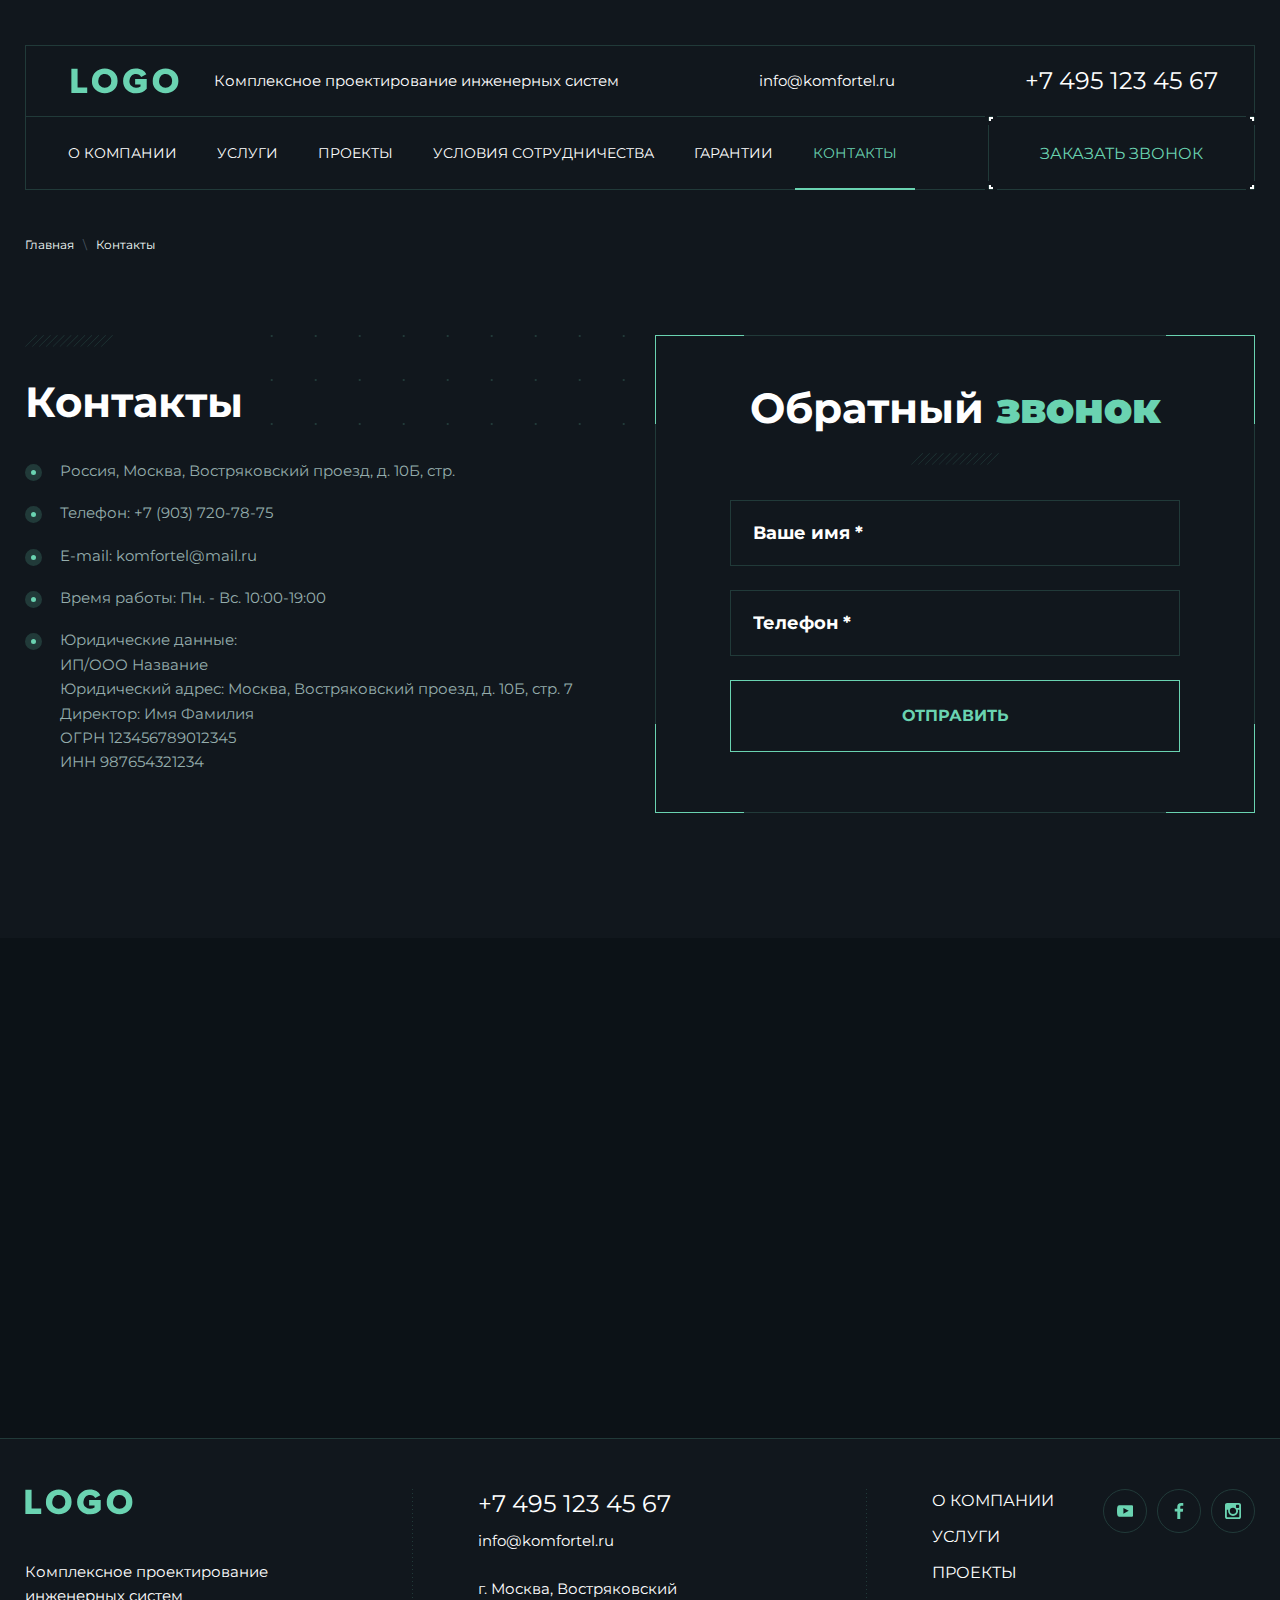
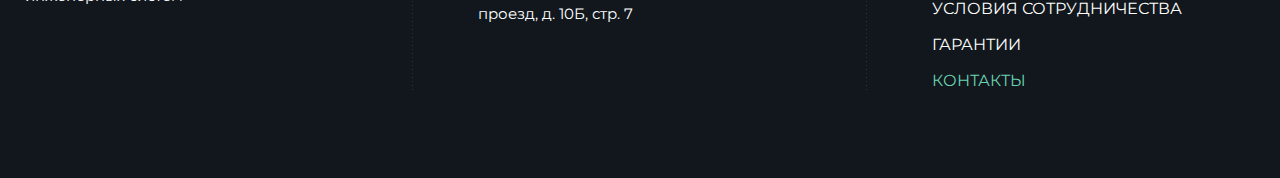
<file: contacts.html>
<!DOCTYPE html>
<html lang="ru">
<head>
	<meta charset="UTF-8">
	<meta name="viewport" content="width=device-width, initial-scale=1, shrink-to-fit=no">
	<title>Контакты | Komfortel</title>

	<link rel="stylesheet" href="css/slick.min.css">
	<link rel="stylesheet" href="css/main.css">
</head>
<body>
	<div class="wrapper" id="top">
		<div class="page">
			<header class="header">
				<div class="header-row first">
					<div class="container">
						<div class="header-inner">
							<div class="header-block md-visible">
								<button class="menu-opener">
									<span class="bar"></span>
									<span class="bar"></span>
									<span class="bar"></span>
								</button>
							</div>
							<div class="header-block">
								<a href="index.html" class="logo-block">
									<div class="logo-image">
										<img src="img/logo.svg" alt="">
									</div>
									<div class="logo-text md-hidden">Комплексное проектирование инженерных систем</div>
								</a>
							</div>
							<div class="header-block md-hidden">
								<a href="mailto:info@komfortel.ru" class="text-link">info@komfortel.ru</a>
							</div>
							<div class="header-block">
								<a href="tel:+74951234567" class="phone-link">
									<span class="link-text md-hidden">+7 495 123 45 67</span>
									<svg class="link-icon md-visible">
										<use xlink:href="img/icons-sprite.svg#whatsapp"></use>
									</svg>
								</a>
							</div>
						</div>
					</div>
				</div>
				<div class="header-row second md-hidden">
					<div class="container">
						<div class="header-inner">
							<div class="header-block">
								<nav class="top-nav">
									<ul>
										<li><a href="about.html">О компании</a></li>
										<li><a href="services.html">Услуги</a></li>
										<li><a href="projects.html">Проекты</a></li>
										<li><a href="terms.html">Условия сотрудничества</a></li>
										<li><a href="warranty.html">Гарантии</a></li>
										<li><a href="contacts.html">Контакты</a></li>
									</ul>
								</nav>
							</div>
							<div class="header-block no-right-padding">
								<button class="btn" data-modal="#callback-modal">
									<span class="btn-text">Заказать звонок</span>
								</button>
							</div>
						</div>
					</div>
				</div>
			</header>
			<div class="page-content">
				<section class="breadcrumbs-section">
					<div class="container">
						<ul class="breadcrumbs">
							<li><a href="index.html">Главная</a></li>
							<li><a href="contacts.html">Контакты</a></li>
						</ul>
					</div>
				</section>

				<section class="contacts-section">
					<div class="container">
						<div class="section-inner">
							<div class="section-content">
								<div class="section-caption">
									<h1 class="sc-title">Контакты</h1>
								</div>
								<div class="section-text">
									<ul class="contacts-list">
										<li>Россия, Москва, Востряковский проезд, д. 10Б, стр.</li>
										<li>Телефон: <a href="tel:+79037207875">+7 (903) 720-78-75</a></li>
										<li>E-mail: <a href="mailto:komfortel@mail.ru">komfortel@mail.ru</a></li>
										<li>Время работы: Пн. - Вс. 10:00-19:00</li>
										<li>Юридические данные: <br>ИП/ООО Название <br>Юридический адрес: Москва, Востряковский проезд, д. 10Б, стр. 7 <br>Директор: Имя Фамилия <br>ОГРН 123456789012345 <br>ИНН 987654321234</li>
									</ul>
								</div>
							</div>
							<div class="section-form">
								<div class="contacts-form form">
									<div class="form-inner">
										<div class="form-fields">
											<div class="section-caption text-center">
												<h2 class="sc-title">Обратный <strong>звонок</strong></h2>
											</div>
											<div class="form-row">
												<div class="form-field">
													<input type="text" class="input-field" placeholder="Ваше имя *">
												</div>
											</div>
											<div class="form-row">
												<div class="form-field">
													<input type="tel" class="input-field" placeholder="Телефон *">
												</div>
											</div>
											<div class="form-row">
												<button class="btn btn-light btn-fullwidth" type="submit">Отправить</button>
											</div>
										</div>
									</div>
								</div>
							</div>
						</div>
					</div>
				</section>

				<section class="map-section">
					<div class="map-block" id="contacts-map"></div>
				</section>
			</div>
		</div>
		<footer class="footer" role="contentinfo">
			<div class="container">
				<div class="footer-inner">
					<div class="footer-block">
						<a href="index.html" class="logo-block vertical">
							<span class="logo-image">
								<img src="img/logo.svg" alt="">
							</span>
							<span class="logo-text">Комплексное проектирование инженерных систем</span>
						</a>
					</div>
					<div class="footer-block">
						<div class="footer-contacts">
							<a href="tel:+74951234567" class="phone-link">+7 495 123 45 67</a>
							<a href="mailto:info@komfortel.ru" class="text-link">info@komfortel.ru</a>
							<address>г. Москва, Востряковский <br>проезд, д. 10Б, стр. 7</address>
						</div>
					</div>
					<div class="footer-block nav-and-socials">
						<ul class="footer-nav">
							<li><a href="about.html">О компании</a></li>
							<li><a href="services.html">Услуги</a></li>
							<li><a href="projects.html">Проекты</a></li>
							<li><a href="terms.html">Условия сотрудничества</a></li>
							<li><a href="warranty.html">Гарантии</a></li>
							<li><a href="contacts.html">Контакты</a></li>
						</ul>

						<ul class="socials-list">
							<li>
								<a href="#" rel="nofollow noopener" target="_blank">
									<svg class="link-icon">
										<use xlink:href="img/icons-sprite.svg#youtube"></use>
									</svg>
								</a>
							</li>
							<li>
								<a href="#" rel="nofollow noopener" target="_blank">
									<svg class="link-icon">
										<use xlink:href="img/icons-sprite.svg#facebook"></use>
									</svg>
								</a>
							</li>
							<li>
								<a href="#" rel="nofollow noopener" target="_blank">
									<svg class="link-icon">
										<use xlink:href="img/icons-sprite.svg#instagram"></use>
									</svg>
								</a>
							</li>
						</ul>
					</div>
				</div>
			</div>
		</footer>
	</div>

	<div class="panel">
		<button class="panel-close" aria-label="Закрыть меню"></button>
		<div class="panel-inner">
			<ul class="panel-nav">
				<li><a href="about.html">О компании</a></li>
				<li><a href="services.html">Услуги</a></li>
				<li><a href="projects.html">Проекты</a></li>
				<li><a href="terms.html">Условия сотрудничества</a></li>
				<li><a href="warranty.html">Гарантии</a></li>
				<li><a href="contacts.html">Контакты</a></li>
			</ul>

			<div class="panel-contacts">
				<a href="tel:+74951234567" class="phone-link">+7 495 123 45 67</a>
				<a href="mailto:info@komfortel.ru" class="text-link">info@komfortel.ru</a>
				<address>г. Москва, Востряковский <br>проезд, д. 10Б, стр. 7</address>

				<ul class="socials-list">
					<li>
						<a href="#" rel="nofollow noopener" target="_blank">
							<svg class="link-icon">
								<use xlink:href="img/icons-sprite.svg#youtube"></use>
							</svg>
						</a>
					</li>
					<li>
						<a href="#" rel="nofollow noopener" target="_blank">
							<svg class="link-icon">
								<use xlink:href="img/icons-sprite.svg#facebook"></use>
							</svg>
						</a>
					</li>
					<li>
						<a href="#" rel="nofollow noopener" target="_blank">
							<svg class="link-icon">
								<use xlink:href="img/icons-sprite.svg#instagram"></use>
							</svg>
						</a>
					</li>
				</ul>

				<button class="btn btn-light" data-modal="#callback-modal">Заказать звонок</button>
			</div>
		</div>
	</div>

	<!-- <div class="modal video-modal" id="video-modal" tabindex="-1">
		<div class="modal-dialog">
			<div class="modal-content">
				<button class="modal-close" aria-label="Close"></button>
				<div class="modal-video">
					<div id="modal-video-iframe"></div>
				</div>
			</div>
		</div>
	</div> -->

	<div class="modal" id="callback-modal" tabindex="-1">
		<div class="modal-dialog">
			<div class="modal-content">
				<button class="modal-close" aria-label="Закрыть"></button>
				
			</div>
		</div>
	</div>

	<script src="//www.youtube.com/iframe_api"></script>
	<script src="js/jquery.min.js"></script>
	<script src="js/particles.min.js"></script>
	<script src="js/particles-settigs.js"></script>
	<script src="js/slick.min.js"></script>
	<script src="js/wow.min.js"></script>
	<script src="js/scripts.js"></script>
</body>
</html>
</file>
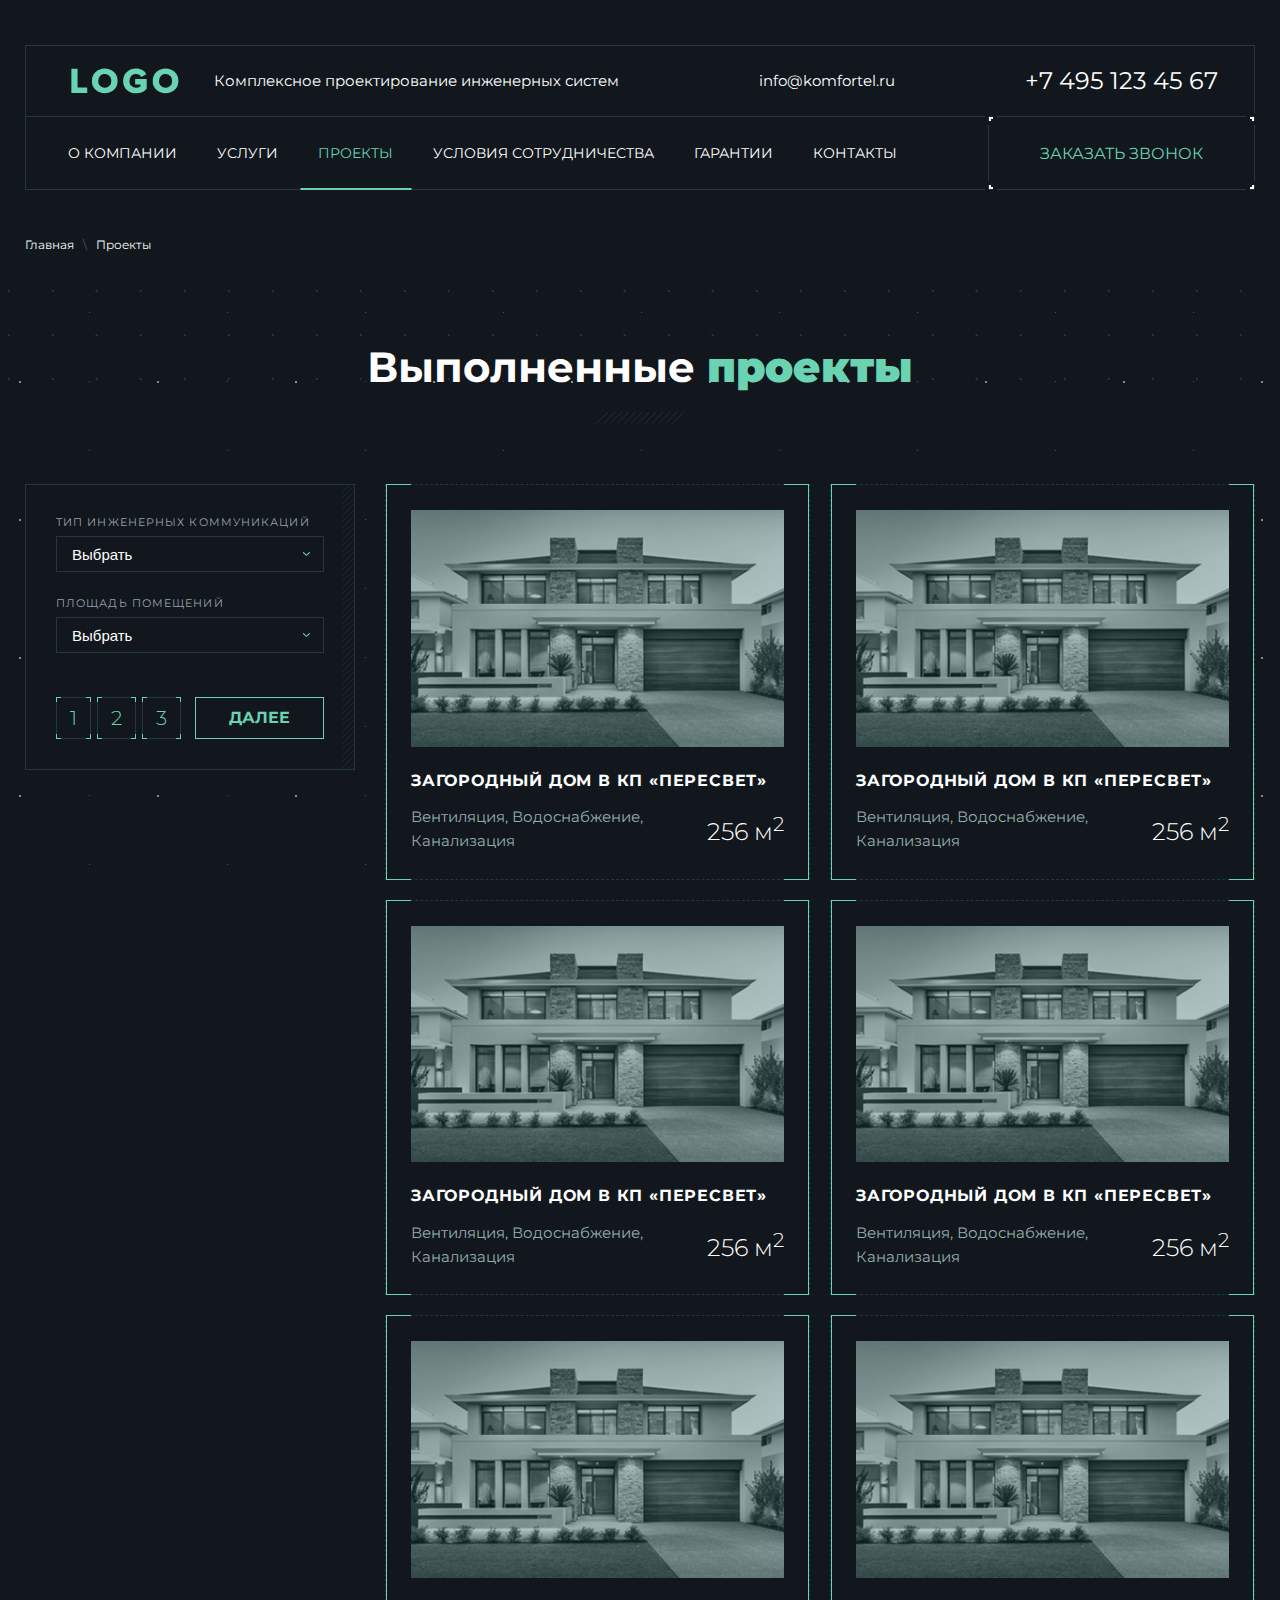
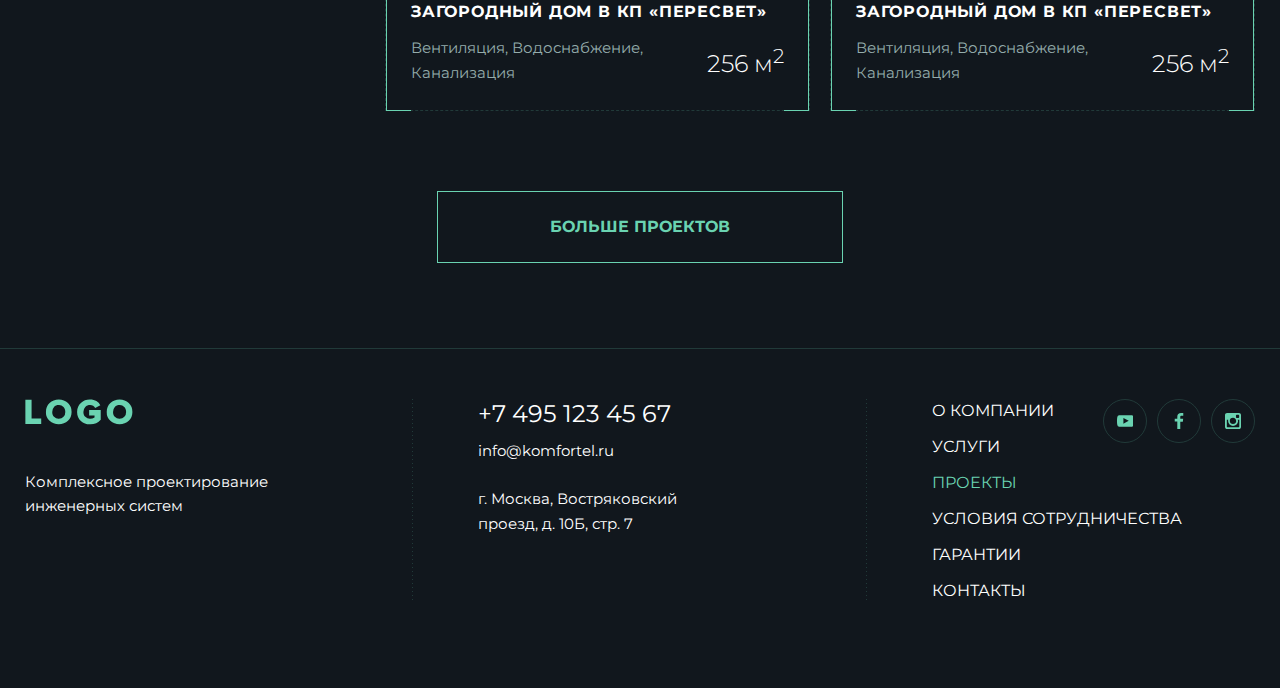
<file: projects.html>
<!DOCTYPE html>
<html lang="ru">
<head>
	<meta charset="UTF-8">
	<meta name="viewport" content="width=device-width, initial-scale=1, shrink-to-fit=no">
	<title>Проекты | Komfortel</title>

	<link rel="stylesheet" href="css/slick.min.css">
	<link rel="stylesheet" href="css/main.css">
</head>
<body>
	<div class="wrapper" id="top">
		<div class="page">
			<header class="header">
				<div class="header-row first">
					<div class="container">
						<div class="header-inner">
							<div class="header-block md-visible">
								<button class="menu-opener">
									<span class="bar"></span>
									<span class="bar"></span>
									<span class="bar"></span>
								</button>
							</div>
							<div class="header-block">
								<a href="index.html" class="logo-block">
									<div class="logo-image">
										<img src="img/logo.svg" alt="">
									</div>
									<div class="logo-text md-hidden">Комплексное проектирование инженерных систем</div>
								</a>
							</div>
							<div class="header-block md-hidden">
								<a href="mailto:info@komfortel.ru" class="text-link">info@komfortel.ru</a>
							</div>
							<div class="header-block">
								<a href="tel:+74951234567" class="phone-link">
									<span class="link-text md-hidden">+7 495 123 45 67</span>
									<svg class="link-icon md-visible">
										<use xlink:href="img/icons-sprite.svg#whatsapp"></use>
									</svg>
								</a>
							</div>
						</div>
					</div>
				</div>
				<div class="header-row second md-hidden">
					<div class="container">
						<div class="header-inner">
							<div class="header-block">
								<nav class="top-nav">
									<ul>
										<li><a href="about.html">О компании</a></li>
										<li><a href="services.html">Услуги</a></li>
										<li><a href="projects.html">Проекты</a></li>
										<li><a href="terms.html">Условия сотрудничества</a></li>
										<li><a href="warranty.html">Гарантии</a></li>
										<li><a href="contacts.html">Контакты</a></li>
									</ul>
								</nav>
							</div>
							<div class="header-block no-right-padding">
								<button class="btn" data-modal="#callback-modal">
									<span class="btn-text">Заказать звонок</span>
								</button>
							</div>
						</div>
					</div>
				</div>
			</header>
			<div class="page-content">
				<section class="breadcrumbs-section">
					<div class="container">
						<ul class="breadcrumbs">
							<li><a href="index.html">Главная</a></li>
							<li><a href="projects.html">Проекты</a></li>
						</ul>
					</div>
				</section>

				<section class="projects-section separate-page">
					<div class="dots-bg"></div>
					<div class="container">
						<div class="section-caption text-center">
							<h2 class="sc-title">Выполненные <strong>проекты</strong></h2>
						</div>

						<div class="section-inner">
							<div class="section-sidebar">
								<div class="form projects-sidebar">
									<form action="">
										<div class="form-row">
											<div class="form-label">Тип инженерных коммуникаций</div>
											<div class="form-field">
												<div class="select-field">
													<select>
														<option value="0">Выбрать</option>
														<option value="1">Тип 1</option>
														<option value="2">Тип 2</option>
														<option value="3">Тип 3</option>
													</select>
												</div>
											</div>
										</div>
										<div class="form-row">
											<div class="form-label">площадь помещений</div>
											<div class="form-field">
												<div class="select-field">
													<select>
														<option value="0">Выбрать</option>
														<option value="1">Вариант 1</option>
														<option value="2">Вариант 2</option>
														<option value="3">Вариант 3</option>
													</select>
												</div>
											</div>
										</div>
										<div class="form-row last">
											<div class="form-footer">
												<div class="item">
													<div class="checkboxes-list">
														<div class="cl-item">
															<label class="number-checkbox">
																<input type="checkbox">
																<span class="label-text">1</span>
															</label>
														</div>
														<div class="cl-item">
															<label class="number-checkbox">
																<input type="checkbox">
																<span class="label-text">2</span>
															</label>
														</div>
														<div class="cl-item">
															<label class="number-checkbox">
																<input type="checkbox">
																<span class="label-text">3</span>
															</label>
														</div>
													</div>
												</div>
												<div class="item flex-auto">
													<button class="btn btn-light btn-fullwidth" type="submit">Далее</button>
												</div>
											</div>
										</div>
									</form>
								</div>
							</div>
							<div class="section-content">
								<div class="cards-list columns-2 sm-columns-1">
									<div class="item">
										<a href="#" class="project-card">
											<div class="card-image">
												<img src="img/tmp/work-sample-house.jpg" alt="">
											</div>
											<div class="card-content">
												<h3 class="card-caption tpg-h3">Загородный дом в КП «Пересвет»</h3>
												<div class="card-footer">
													<p class="card-description">Вентиляция, Водоснабжение, Канализация</p>
													<ul class="card-info">
														<li>256 м<sup>2</sup></li>
													</ul>
												</div>
											</div>
										</a>
									</div>
									<div class="item">
										<a href="#" class="project-card">
											<div class="card-image">
												<img src="img/tmp/work-sample-house.jpg" alt="">
											</div>
											<div class="card-content">
												<h3 class="card-caption tpg-h3">Загородный дом в КП «Пересвет»</h3>
												<div class="card-footer">
													<p class="card-description">Вентиляция, Водоснабжение, Канализация</p>
													<ul class="card-info">
														<li>256 м<sup>2</sup></li>
													</ul>
												</div>
											</div>
										</a>
									</div>
									<div class="item">
										<a href="#" class="project-card">
											<div class="card-image">
												<img src="img/tmp/work-sample-house.jpg" alt="">
											</div>
											<div class="card-content">
												<h3 class="card-caption tpg-h3">Загородный дом в КП «Пересвет»</h3>
												<div class="card-footer">
													<p class="card-description">Вентиляция, Водоснабжение, Канализация</p>
													<ul class="card-info">
														<li>256 м<sup>2</sup></li>
													</ul>
												</div>
											</div>
										</a>
									</div>
									<div class="item">
										<a href="#" class="project-card">
											<div class="card-image">
												<img src="img/tmp/work-sample-house.jpg" alt="">
											</div>
											<div class="card-content">
												<h3 class="card-caption tpg-h3">Загородный дом в КП «Пересвет»</h3>
												<div class="card-footer">
													<p class="card-description">Вентиляция, Водоснабжение, Канализация</p>
													<ul class="card-info">
														<li>256 м<sup>2</sup></li>
													</ul>
												</div>
											</div>
										</a>
									</div>
									<div class="item">
										<a href="#" class="project-card">
											<div class="card-image">
												<img src="img/tmp/work-sample-house.jpg" alt="">
											</div>
											<div class="card-content">
												<h3 class="card-caption tpg-h3">Загородный дом в КП «Пересвет»</h3>
												<div class="card-footer">
													<p class="card-description">Вентиляция, Водоснабжение, Канализация</p>
													<ul class="card-info">
														<li>256 м<sup>2</sup></li>
													</ul>
												</div>
											</div>
										</a>
									</div>
									<div class="item">
										<a href="#" class="project-card">
											<div class="card-image">
												<img src="img/tmp/work-sample-house.jpg" alt="">
											</div>
											<div class="card-content">
												<h3 class="card-caption tpg-h3">Загородный дом в КП «Пересвет»</h3>
												<div class="card-footer">
													<p class="card-description">Вентиляция, Водоснабжение, Канализация</p>
													<ul class="card-info">
														<li>256 м<sup>2</sup></li>
													</ul>
												</div>
											</div>
										</a>
									</div>
								</div>
							</div>
						</div>

						<div class="section-footer">
							<button class="btn btn-light">Больше проектов</button>
						</div>
					</div>
				</section>
			</div>
		</div>
		<footer class="footer" role="contentinfo">
			<div class="container">
				<div class="footer-inner">
					<div class="footer-block">
						<a href="index.html" class="logo-block vertical">
							<span class="logo-image">
								<img src="img/logo.svg" alt="">
							</span>
							<span class="logo-text">Комплексное проектирование инженерных систем</span>
						</a>
					</div>
					<div class="footer-block">
						<div class="footer-contacts">
							<a href="tel:+74951234567" class="phone-link">+7 495 123 45 67</a>
							<a href="mailto:info@komfortel.ru" class="text-link">info@komfortel.ru</a>
							<address>г. Москва, Востряковский <br>проезд, д. 10Б, стр. 7</address>
						</div>
					</div>
					<div class="footer-block nav-and-socials">
						<ul class="footer-nav">
							<li><a href="about.html">О компании</a></li>
							<li><a href="services.html">Услуги</a></li>
							<li><a href="projects.html">Проекты</a></li>
							<li><a href="terms.html">Условия сотрудничества</a></li>
							<li><a href="warranty.html">Гарантии</a></li>
							<li><a href="contacts.html">Контакты</a></li>
						</ul>

						<ul class="socials-list">
							<li>
								<a href="#" rel="nofollow noopener" target="_blank">
									<svg class="link-icon">
										<use xlink:href="img/icons-sprite.svg#youtube"></use>
									</svg>
								</a>
							</li>
							<li>
								<a href="#" rel="nofollow noopener" target="_blank">
									<svg class="link-icon">
										<use xlink:href="img/icons-sprite.svg#facebook"></use>
									</svg>
								</a>
							</li>
							<li>
								<a href="#" rel="nofollow noopener" target="_blank">
									<svg class="link-icon">
										<use xlink:href="img/icons-sprite.svg#instagram"></use>
									</svg>
								</a>
							</li>
						</ul>
					</div>
				</div>
			</div>
		</footer>
	</div>

	<div class="panel">
		<button class="panel-close" aria-label="Закрыть меню"></button>
		<div class="panel-inner">
			<ul class="panel-nav">
				<li><a href="about.html">О компании</a></li>
				<li><a href="services.html">Услуги</a></li>
				<li><a href="projects.html">Проекты</a></li>
				<li><a href="terms.html">Условия сотрудничества</a></li>
				<li><a href="warranty.html">Гарантии</a></li>
				<li><a href="contacts.html">Контакты</a></li>
			</ul>

			<div class="panel-contacts">
				<a href="tel:+74951234567" class="phone-link">+7 495 123 45 67</a>
				<a href="mailto:info@komfortel.ru" class="text-link">info@komfortel.ru</a>
				<address>г. Москва, Востряковский <br>проезд, д. 10Б, стр. 7</address>

				<ul class="socials-list">
					<li>
						<a href="#" rel="nofollow noopener" target="_blank">
							<svg class="link-icon">
								<use xlink:href="img/icons-sprite.svg#youtube"></use>
							</svg>
						</a>
					</li>
					<li>
						<a href="#" rel="nofollow noopener" target="_blank">
							<svg class="link-icon">
								<use xlink:href="img/icons-sprite.svg#facebook"></use>
							</svg>
						</a>
					</li>
					<li>
						<a href="#" rel="nofollow noopener" target="_blank">
							<svg class="link-icon">
								<use xlink:href="img/icons-sprite.svg#instagram"></use>
							</svg>
						</a>
					</li>
				</ul>

				<button class="btn btn-light" data-modal="#callback-modal">Заказать звонок</button>
			</div>
		</div>
	</div>

	<!-- <div class="modal video-modal" id="video-modal" tabindex="-1">
		<div class="modal-dialog">
			<div class="modal-content">
				<button class="modal-close" aria-label="Close"></button>
				<div class="modal-video">
					<div id="modal-video-iframe"></div>
				</div>
			</div>
		</div>
	</div> -->

	<div class="modal" id="callback-modal" tabindex="-1">
		<div class="modal-dialog">
			<div class="modal-content">
				<button class="modal-close" aria-label="Закрыть"></button>
				
			</div>
		</div>
	</div>

	<script src="//www.youtube.com/iframe_api"></script>
	<script src="js/jquery.min.js"></script>
	<script src="js/particles.min.js"></script>
	<script src="js/particles-settigs.js"></script>
	<script src="js/slick.min.js"></script>
	<script src="js/wow.min.js"></script>
	<script src="js/scripts.js"></script>
</body>
</html>
</file>
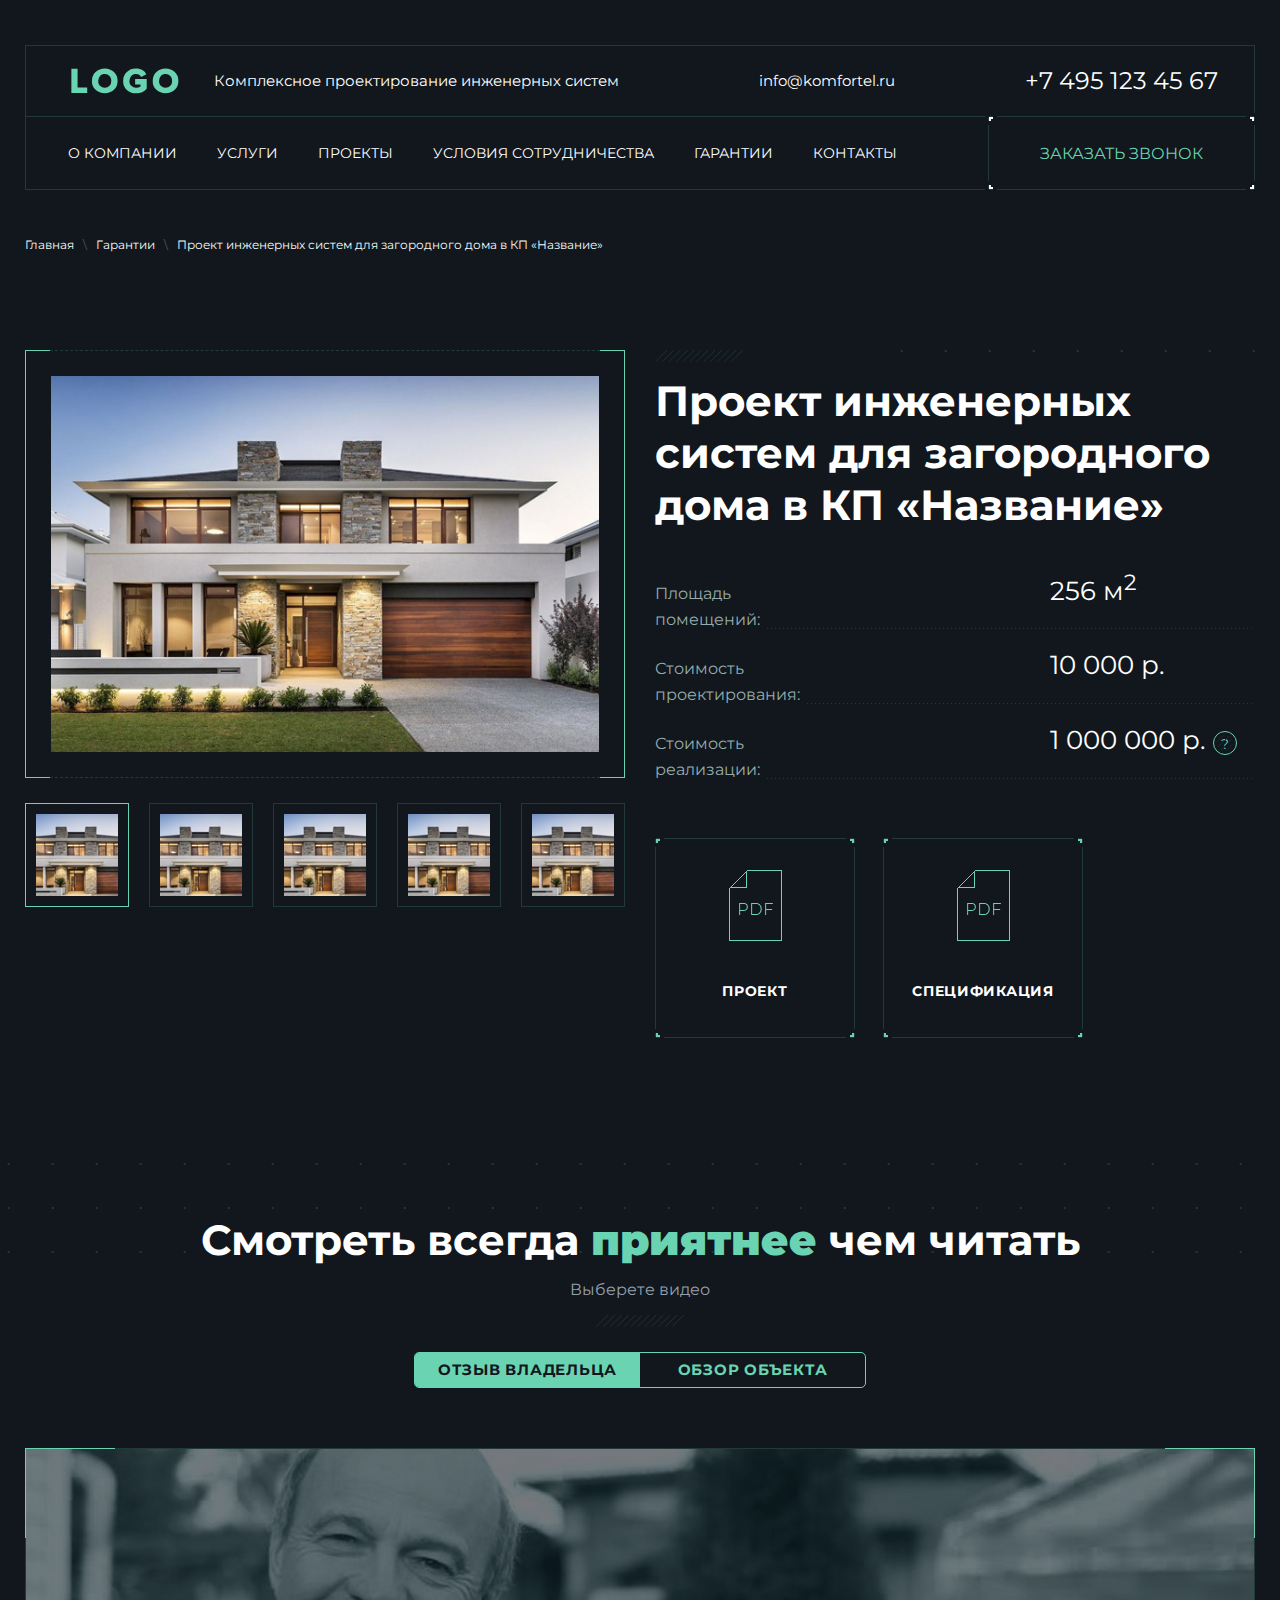
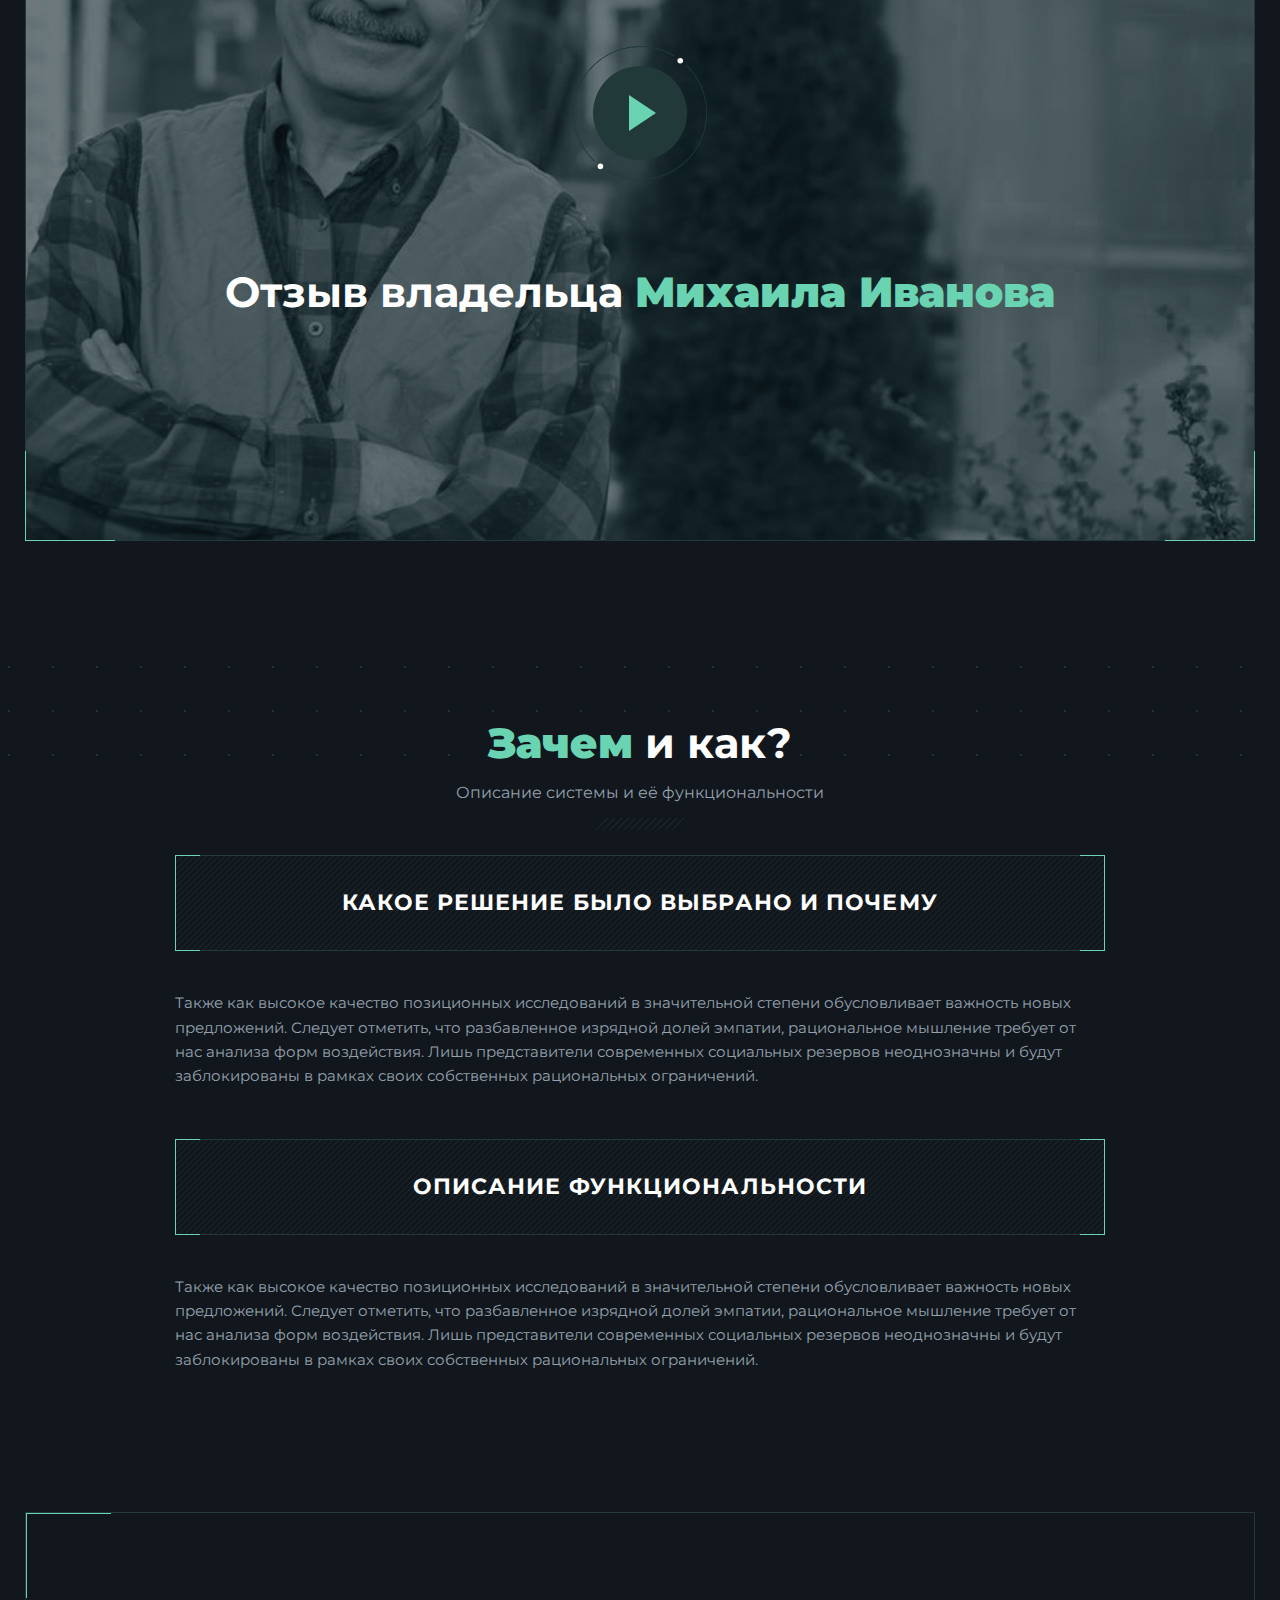
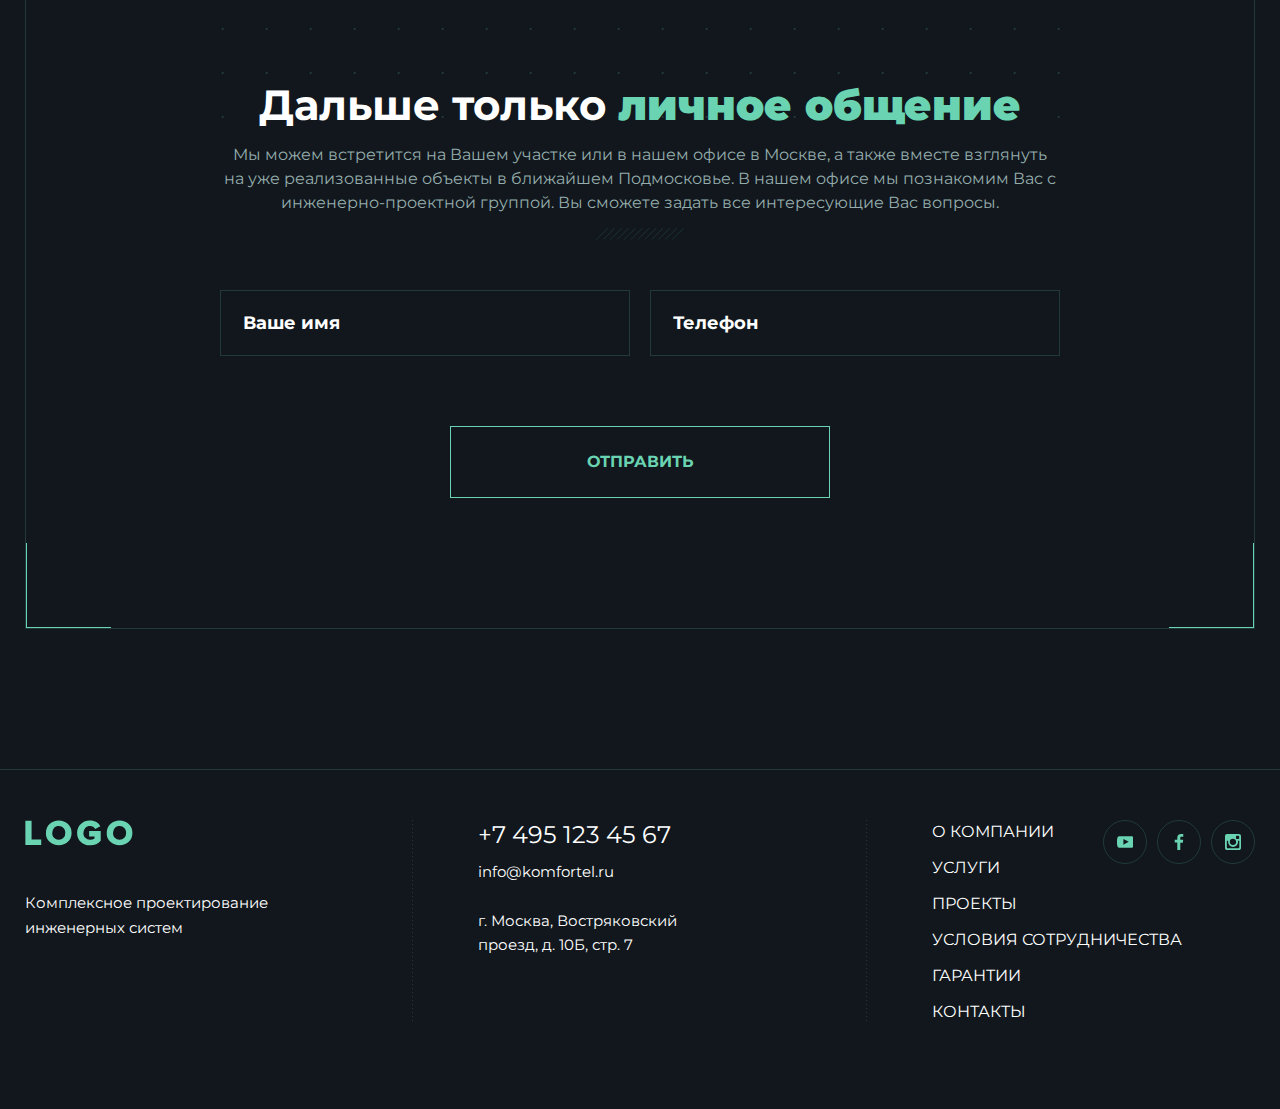
<file: single-project.html>
<!DOCTYPE html>
<html lang="ru">
<head>
	<meta charset="UTF-8">
	<meta name="viewport" content="width=device-width, initial-scale=1, shrink-to-fit=no">
	<title>Страница проекта | Komfortel</title>

	<link rel="stylesheet" href="css/slick.min.css">
	<link rel="stylesheet" href="css/main.css">
</head>
<body>
	<div class="wrapper" id="top">
		<div class="page">
			<header class="header">
				<div class="header-row first">
					<div class="container">
						<div class="header-inner">
							<div class="header-block md-visible">
								<button class="menu-opener">
									<span class="bar"></span>
									<span class="bar"></span>
									<span class="bar"></span>
								</button>
							</div>
							<div class="header-block">
								<a href="index.html" class="logo-block">
									<div class="logo-image">
										<img src="img/logo.svg" alt="">
									</div>
									<div class="logo-text md-hidden">Комплексное проектирование инженерных систем</div>
								</a>
							</div>
							<div class="header-block md-hidden">
								<a href="mailto:info@komfortel.ru" class="text-link">info@komfortel.ru</a>
							</div>
							<div class="header-block">
								<a href="tel:+74951234567" class="phone-link">
									<span class="link-text md-hidden">+7 495 123 45 67</span>
									<svg class="link-icon md-visible">
										<use xlink:href="img/icons-sprite.svg#whatsapp"></use>
									</svg>
								</a>
							</div>
						</div>
					</div>
				</div>
				<div class="header-row second md-hidden">
					<div class="container">
						<div class="header-inner">
							<div class="header-block">
								<nav class="top-nav">
									<ul>
										<li><a href="about.html">О компании</a></li>
										<li><a href="services.html">Услуги</a></li>
										<li><a href="projects.html">Проекты</a></li>
										<li><a href="terms.html">Условия сотрудничества</a></li>
										<li><a href="warranty.html">Гарантии</a></li>
										<li><a href="contacts.html">Контакты</a></li>
									</ul>
								</nav>
							</div>
							<div class="header-block no-right-padding">
								<button class="btn" data-modal="#callback-modal">
									<span class="btn-text">Заказать звонок</span>
								</button>
							</div>
						</div>
					</div>
				</div>
			</header>
			<div class="page-content">
				<section class="breadcrumbs-section">
					<div class="container">
						<ul class="breadcrumbs">
							<li><a href="index.html">Главная</a></li>
							<li><a href="projects.html">Гарантии</a></li>
							<li><a href="single-project.html">Проект инженерных систем для загородного дома в КП «Название»</a></li>
						</ul>
					</div>
				</section>

				<section class="single-project-section">
					<div class="container">
						<div class="section-inner">
							<div class="section-images">
								<div class="gallery-component">
									<div class="big-slider-wrapper">
										<div class="big-slider">
											<div class="slide">
												<div class="slide-image">
													<img src="img/content-images/project-big-image.jpg" alt="">
												</div>
											</div>
											<div class="slide">
												<div class="slide-image">
													<img src="img/content-images/project-big-image.jpg" alt="">
												</div>
											</div>
											<div class="slide">
												<div class="slide-image">
													<img src="img/content-images/project-big-image.jpg" alt="">
												</div>
											</div>
											<div class="slide">
												<div class="slide-image">
													<img src="img/content-images/project-big-image.jpg" alt="">
												</div>
											</div>
											<div class="slide">
												<div class="slide-image">
													<img src="img/content-images/project-big-image.jpg" alt="">
												</div>
											</div>
										</div>
									</div>
									<div class="previews-slider">
										<div class="slide">
											<div class="preview-image">
												<img src="img/content-images/project-preview-image.jpg" alt="">
											</div>
										</div>
										<div class="slide">
											<div class="preview-image">
												<img src="img/content-images/project-preview-image.jpg" alt="">
											</div>
										</div>
										<div class="slide">
											<div class="preview-image">
												<img src="img/content-images/project-preview-image.jpg" alt="">
											</div>
										</div>
										<div class="slide">
											<div class="preview-image">
												<img src="img/content-images/project-preview-image.jpg" alt="">
											</div>
										</div>
										<div class="slide">
											<div class="preview-image">
												<img src="img/content-images/project-preview-image.jpg" alt="">
											</div>
										</div>
									</div>
								</div>
							</div>
							<div class="section-content">
								<div class="section-caption">
									<h1 class="sc-title">Проект инженерных систем для загородного дома в КП «Название»</h1>
								</div>

								<div class="mobile-big-slider-wrapper md-visible">
									<div class="mobile-big-slider">
										<div class="slide">
											<div class="slide-image">
												<img src="img/content-images/project-big-image.jpg" alt="">
											</div>
										</div>
										<div class="slide">
											<div class="slide-image">
												<img src="img/content-images/project-big-image.jpg" alt="">
											</div>
										</div>
										<div class="slide">
											<div class="slide-image">
												<img src="img/content-images/project-big-image.jpg" alt="">
											</div>
										</div>
										<div class="slide">
											<div class="slide-image">
												<img src="img/content-images/project-big-image.jpg" alt="">
											</div>
										</div>
										<div class="slide">
											<div class="slide-image">
												<img src="img/content-images/project-big-image.jpg" alt="">
											</div>
										</div>
									</div>
								</div>

								<div class="slider-nav md-visible-flex" id="big-slider-nav"></div>

								<div class="stats-list">
									<div class="item">
										<div class="item-label">Площадь <br class="xs-visible-inline"> помещений:</div>
										<div class="item-value">256 м<sup>2</sup></div>
									</div>
									<div class="item">
										<div class="item-label">Стоимость <br class="xs-visible-inline"> проектирования:</div>
										<div class="item-value">10 000 р.</div>
									</div>
									<div class="item">
										<div class="item-label">Стоимость <br class="xs-visible-inline"> реализации:</div>
										<div class="item-value">
											1 000 000 р.
											<div class="info-popover">
												<button class="block-icon">?</button>
												<div class="block-content">
													<p>В стоимость входит:</p>
													<ul>
														<li>Оборудование</li>
														<li>Монтаж</li>
														<li>Стартовые испытания под нагрузкой</li>
													</ul>
												</div>
											</div>
										</div>
									</div>
								</div>

								<div class="project-links">
									<div class="item">
										<a href="#" target="_blank" class="project-link">
											<div class="link-icon">
												<img src="img/icons/pdf.png" alt="">
											</div>
											<div class="link-text">Проект</div>
										</a>
									</div>
									<div class="item">
										<a href="#" target="_blank" class="project-link">
											<div class="link-icon">
												<img src="img/icons/pdf.png" alt="">
											</div>
											<div class="link-text">Спецификация</div>
										</a>
									</div>
								</div>
							</div>
						</div>
					</div>
				</section>

				<section class="project-videos-section">
					<div class="container">
						<div class="section-caption text-center">
							<h2 class="sc-title">Смотреть <span class="sm-hidden">всегда</span> <strong>приятнее</strong> чем читать</h2>
							<p class="sc-subtitle gray">Выберете видео</p>
						</div>

						<div class="tabs-nav-wrapper">
							<div class="tabs-nav">
								<button class="tab-nav-btn" data-tab="#review">
									<span class="sm-hidden">Отзыв владельца</span>
									<span class="sm-visible">Отзывы</span>
								</button>
								<button class="tab-nav-btn" data-tab="#about">
									<span class="sm-hidden">Обзор объекта</span>
									<span class="sm-visible">Обзоры</span>
								</button>
							</div>
						</div>

						<div class="tabs-container">
							<div class="tab" id="review">
								<div class="video-block" data-video-type="youtube" data-video-id="K5XRprbteF4">
									<div class="block-border"></div>
									<div class="block-inner">
										<div class="block-preview-image">
											<img src="img/content-images/video-bg.jpg" alt="">
										</div>
										<div class="block-preview-content">
											<button class="play-btn" aria-label="Запустить видео"></button>
											<h3 class="block-caption tpg-h2">Отзыв владельца <strong>Михаила Иванова</strong></h3>
										</div>
									</div>
								</div>
							</div>
							<div class="tab" id="about">
								<div class="video-block" data-video-type="youtube" data-video-id="K5XRprbteF4">
									<div class="block-border"></div>
									<div class="block-inner">
										<div class="block-preview-image">
											<img src="img/content-images/video-bg.jpg" alt="">
										</div>
										<div class="block-preview-content">
											<button class="play-btn" aria-label="Запустить видео"></button>
											<h3 class="block-caption tpg-h2">У вас есть десятки сомнений и вопросов, <br>у нас есть <strong>это видео</strong></h3>
										</div>
									</div>
								</div>
							</div>
						</div>
					</div>
				</section>

				<section class="project-description-section">
					<div class="container">
						<div class="section-caption text-center">
							<h2 class="sc-title"><strong>Зачем</strong> и как?</h2>
							<p class="sc-subtitle gray">Описание системы и её функциональности</p>
						</div>

						<div class="section-inner xs-hidden">
							<div class="project-descr-block">
								<div class="block-caption">
									<h3>Какое решение было выбрано и почему</h3>
								</div>
								<div class="block-content">
									<p>Также как высокое качество позиционных исследований в значительной степени обусловливает важность новых предложений. Следует отметить, что разбавленное изрядной долей эмпатии, рациональное мышление требует от нас анализа форм воздействия. Лишь представители современных социальных резервов неоднозначны и будут заблокированы в рамках своих собственных рациональных ограничений.</p>
								</div>
							</div>
							<div class="project-descr-block">
								<div class="block-caption">
									<h3>Описание функциональности</h3>
								</div>
								<div class="block-content">
									<p>Также как высокое качество позиционных исследований в значительной степени обусловливает важность новых предложений. Следует отметить, что разбавленное изрядной долей эмпатии, рациональное мышление требует от нас анализа форм воздействия. Лишь представители современных социальных резервов неоднозначны и будут заблокированы в рамках своих собственных рациональных ограничений.</p>
								</div>
							</div>
						</div>

						<div class="section-inner xs-visible numbered-caption-scope">
							<div class="accordion xs-accordion">
								<div class="ac-header">
									<h3 class="numbered-caption tpg-h3">Какое решение было выбрано и почему</h3>
									<button class="ac-opener" aria-label="Открыть"></button>
								</div>
								<div class="ac-content">
									<div class="section-text tpg">
										<p>Также как высокое качество позиционных исследований в значительной степени обусловливает важность новых предложений. Следует отметить, что разбавленное изрядной долей эмпатии, рациональное мышление требует от нас анализа форм воздействия. Лишь представители современных социальных резервов неоднозначны и будут заблокированы в рамках своих собственных рациональных ограничений.</p>
									</div>
								</div>
							</div>
							<div class="accordion xs-accordion">
								<div class="ac-header">
									<h3 class="numbered-caption tpg-h3">Описание функциональности</h3>
									<button class="ac-opener" aria-label="Открыть"></button>
								</div>
								<div class="ac-content">
									<div class="section-text tpg">
										<p>Также как высокое качество позиционных исследований в значительной степени обусловливает важность новых предложений. Следует отметить, что разбавленное изрядной долей эмпатии, рациональное мышление требует от нас анализа форм воздействия. Лишь представители современных социальных резервов неоднозначны и будут заблокированы в рамках своих собственных рациональных ограничений.</p>
									</div>
								</div>
							</div>
						</div>
					</div>
				</section>

				<section class="order-section">
					<div class="dots-bg"></div>
					<div class="container">
						<div class="order-block">
							<div class="block-inner">
								<div class="section-caption text-center">
									<h2 class="sc-title">Дальше только <strong>личное общение</strong></h2>
									<p class="sc-subtitle">Мы можем встретится на Вашем участке или в нашем офисе в Москве, а также вместе взглянуть на уже реализованные объекты в ближайшем Подмосковье. В нашем офисе мы познакомим Вас с инженерно-проектной группой. Вы сможете задать все интересующие Вас вопросы.</p>
								</div>
								
								<div class="block-form">
									<div class="order-form form">
										<form action="">
											<div class="form-row columns-2 sm-columns-1">
												<div class="column">
													<div class="form-field">
														<input type="text" class="input-field" placeholder="Ваше имя">
													</div>
												</div>
												<div class="column">
													<div class="form-field">
														<input type="tel" class="input-field" placeholder="Телефон">
													</div>
												</div>
											</div>
											<div class="form-row last flex-center">
												<button type="submit" class="btn btn-light">Отправить</button>
											</div>
										</form>
									</div>
								</div>
							</div>
						</div>
					</div>
				</section>
			</div>
		</div>
		<footer class="footer" role="contentinfo">
			<div class="container">
				<div class="footer-inner">
					<div class="footer-block">
						<a href="index.html" class="logo-block vertical">
							<span class="logo-image">
								<img src="img/logo.svg" alt="">
							</span>
							<span class="logo-text">Комплексное проектирование инженерных систем</span>
						</a>
					</div>
					<div class="footer-block">
						<div class="footer-contacts">
							<a href="tel:+74951234567" class="phone-link">+7 495 123 45 67</a>
							<a href="mailto:info@komfortel.ru" class="text-link">info@komfortel.ru</a>
							<address>г. Москва, Востряковский <br>проезд, д. 10Б, стр. 7</address>
						</div>
					</div>
					<div class="footer-block nav-and-socials">
						<ul class="footer-nav">
							<li><a href="about.html">О компании</a></li>
							<li><a href="services.html">Услуги</a></li>
							<li><a href="projects.html">Проекты</a></li>
							<li><a href="terms.html">Условия сотрудничества</a></li>
							<li><a href="warranty.html">Гарантии</a></li>
							<li><a href="contacts.html">Контакты</a></li>
						</ul>

						<ul class="socials-list">
							<li>
								<a href="#" rel="nofollow noopener" target="_blank">
									<svg class="link-icon">
										<use xlink:href="img/icons-sprite.svg#youtube"></use>
									</svg>
								</a>
							</li>
							<li>
								<a href="#" rel="nofollow noopener" target="_blank">
									<svg class="link-icon">
										<use xlink:href="img/icons-sprite.svg#facebook"></use>
									</svg>
								</a>
							</li>
							<li>
								<a href="#" rel="nofollow noopener" target="_blank">
									<svg class="link-icon">
										<use xlink:href="img/icons-sprite.svg#instagram"></use>
									</svg>
								</a>
							</li>
						</ul>
					</div>
				</div>
			</div>
		</footer>
	</div>

	<div class="panel">
		<button class="panel-close" aria-label="Закрыть меню"></button>
		<div class="panel-inner">
			<ul class="panel-nav">
				<li><a href="about.html">О компании</a></li>
				<li><a href="services.html">Услуги</a></li>
				<li><a href="projects.html">Проекты</a></li>
				<li><a href="terms.html">Условия сотрудничества</a></li>
				<li><a href="warranty.html">Гарантии</a></li>
				<li><a href="contacts.html">Контакты</a></li>
			</ul>

			<div class="panel-contacts">
				<a href="tel:+74951234567" class="phone-link">+7 495 123 45 67</a>
				<a href="mailto:info@komfortel.ru" class="text-link">info@komfortel.ru</a>
				<address>г. Москва, Востряковский <br>проезд, д. 10Б, стр. 7</address>

				<ul class="socials-list">
					<li>
						<a href="#" rel="nofollow noopener" target="_blank">
							<svg class="link-icon">
								<use xlink:href="img/icons-sprite.svg#youtube"></use>
							</svg>
						</a>
					</li>
					<li>
						<a href="#" rel="nofollow noopener" target="_blank">
							<svg class="link-icon">
								<use xlink:href="img/icons-sprite.svg#facebook"></use>
							</svg>
						</a>
					</li>
					<li>
						<a href="#" rel="nofollow noopener" target="_blank">
							<svg class="link-icon">
								<use xlink:href="img/icons-sprite.svg#instagram"></use>
							</svg>
						</a>
					</li>
				</ul>

				<button class="btn btn-light" data-modal="#callback-modal">Заказать звонок</button>
			</div>
		</div>
	</div>

	<!-- <div class="modal video-modal" id="video-modal" tabindex="-1">
		<div class="modal-dialog">
			<div class="modal-content">
				<button class="modal-close" aria-label="Close"></button>
				<div class="modal-video">
					<div id="modal-video-iframe"></div>
				</div>
			</div>
		</div>
	</div> -->

	<div class="modal" id="callback-modal" tabindex="-1">
		<div class="modal-dialog">
			<div class="modal-content">
				<button class="modal-close" aria-label="Закрыть"></button>
				
			</div>
		</div>
	</div>

	<script src="//www.youtube.com/iframe_api"></script>
	<script src="js/jquery.min.js"></script>
	<script src="js/particles.min.js"></script>
	<script src="js/particles-settigs.js"></script>
	<script src="js/slick.min.js"></script>
	<script src="js/wow.min.js"></script>
	<script src="js/scripts.js"></script>
</body>
</html>
</file>
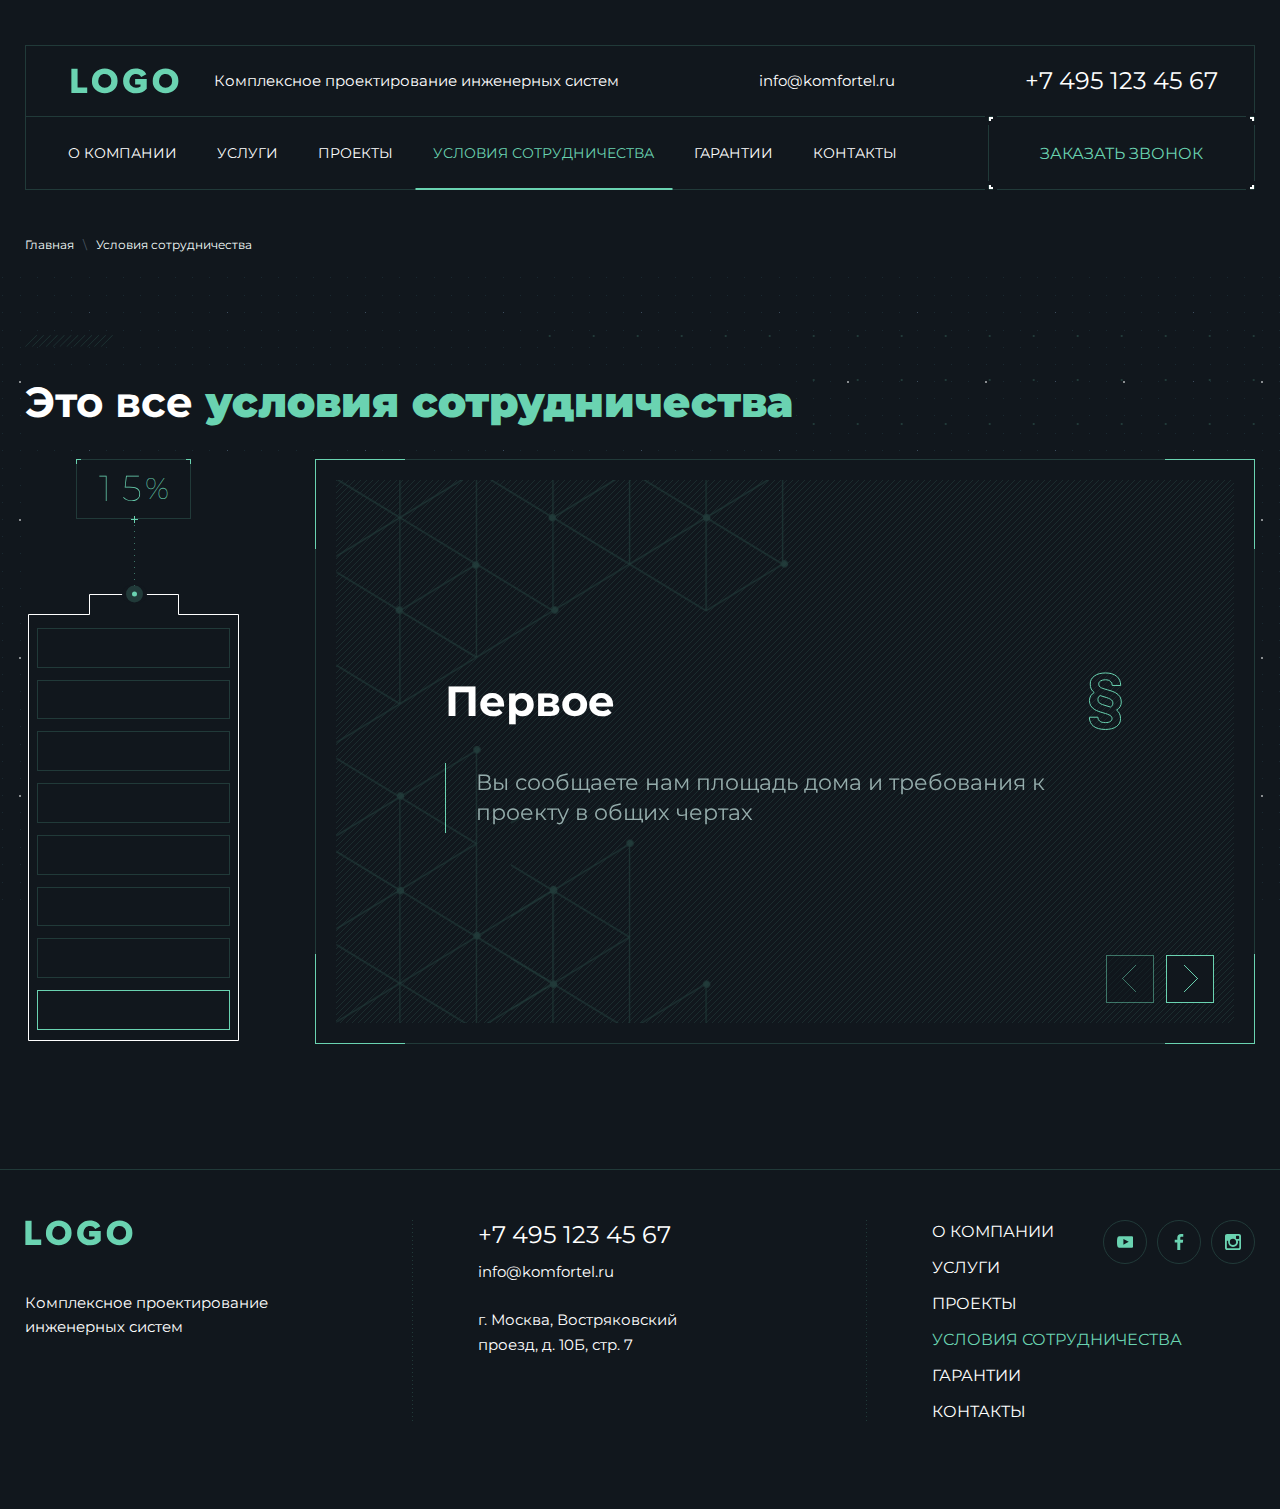
<file: terms.html>
<!DOCTYPE html>
<html lang="ru">
<head>
	<meta charset="UTF-8">
	<meta name="viewport" content="width=device-width, initial-scale=1, shrink-to-fit=no">
	<title>Условия сотрудничества | Komfortel</title>

	<link rel="stylesheet" href="css/odometer-theme-minimal.css">
	<link rel="stylesheet" href="css/slick.min.css">
	<link rel="stylesheet" href="css/main.css">
</head>
<body>
	<div class="wrapper" id="top">
		<div class="page">
			<header class="header">
				<div class="header-row first">
					<div class="container">
						<div class="header-inner">
							<div class="header-block md-visible">
								<button class="menu-opener">
									<span class="bar"></span>
									<span class="bar"></span>
									<span class="bar"></span>
								</button>
							</div>
							<div class="header-block">
								<a href="index.html" class="logo-block">
									<div class="logo-image">
										<img src="img/logo.svg" alt="">
									</div>
									<div class="logo-text md-hidden">Комплексное проектирование инженерных систем</div>
								</a>
							</div>
							<div class="header-block md-hidden">
								<a href="mailto:info@komfortel.ru" class="text-link">info@komfortel.ru</a>
							</div>
							<div class="header-block">
								<a href="tel:+74951234567" class="phone-link">
									<span class="link-text md-hidden">+7 495 123 45 67</span>
									<svg class="link-icon md-visible">
										<use xlink:href="img/icons-sprite.svg#whatsapp"></use>
									</svg>
								</a>
							</div>
						</div>
					</div>
				</div>
				<div class="header-row second md-hidden">
					<div class="container">
						<div class="header-inner">
							<div class="header-block">
								<nav class="top-nav">
									<ul>
										<li><a href="about.html">О компании</a></li>
										<li><a href="services.html">Услуги</a></li>
										<li><a href="projects.html">Проекты</a></li>
										<li><a href="terms.html">Условия сотрудничества</a></li>
										<li><a href="warranty.html">Гарантии</a></li>
										<li><a href="contacts.html">Контакты</a></li>
									</ul>
								</nav>
							</div>
							<div class="header-block no-right-padding">
								<button class="btn" data-modal="#callback-modal">
									<span class="btn-text">Заказать звонок</span>
								</button>
							</div>
						</div>
					</div>
				</div>
			</header>
			<div class="page-content">
				<section class="breadcrumbs-section">
					<div class="container">
						<ul class="breadcrumbs">
							<li><a href="index.html">Главная</a></li>
							<li><a href="terms.html">Условия сотрудничества</a></li>
						</ul>
					</div>
				</section>

				<section class="terms-section">
					<div class="dots-bg"></div>
					<div class="container">
						<div class="section-caption">
							<h2 class="sc-title">Это все <strong>условия сотрудничества</strong></h2>
						</div>

						<div class="battery-component">
							<div class="cmp-battery">
								<div class="battery-block step-3">
									<div class="block-percents">
										<div class="block-text">
											<span class="odometer" data-val="15"></span>
											<sup>%</sup>
										</div>
										<div class="block-line"></div>
									</div>
									<div class="block-image">
										<div class="bi-inner">
											<button class="block-division" data-slide="8" data-percents="100"></button>
											<button class="block-division" data-slide="7" data-percents="95"></button>
											<button class="block-division" data-slide="6" data-percents="85"></button>
											<button class="block-division" data-slide="5" data-percents="70"></button>
											<button class="block-division" data-slide="4" data-percents="60"></button>
											<button class="block-division" data-slide="3" data-percents="35"></button>
											<button class="block-division" data-slide="2" data-percents="25"></button>
											<button class="block-division" data-slide="1" data-percents="15"></button>
										</div>
									</div>
								</div>
							</div>
							<div class="cmp-content">
								<div class="terms-slider-wrapper">
									<div class="term-slider-inner">
										<div class="slider-bg"></div>
										<div class="terms-slider">
											<div class="slide">
												<div class="terms-block">
													<h2 class="block-caption tpg-h2">Первое</h2>
													<div class="block-text">
														<p>Вы сообщаете нам площадь дома и требования к проекту в общих чертах</p>
													</div>
												</div>
											</div>
											<div class="slide">
												<div class="terms-block">
													<h2 class="block-caption tpg-h2">Второе</h2>
													<div class="block-text">
														<p>Мы сообщаем Вам фиксированную стоимость проекта инженерных систем для Вашего дома. В дальнейшем цена не будет меняться.</p>
													</div>
												</div>
											</div>
											<div class="slide">
												<div class="terms-block">
													<h2 class="block-caption tpg-h2">Третье</h2>
													<div class="block-text">
														<p>Заключаем договор на проектирование. Вы вносите предоплату по договору - 50% от общей стоимости проекта.</p>
													</div>
												</div>
											</div>
											<div class="slide">
												<div class="terms-block">
													<h2 class="block-caption tpg-h2">Четвертое</h2>
													<div class="block-text">
														<p>Мы предлагаем конкретные технические решения и согласовываем с Вами конечное техническое задание на проектирование.</p>
													</div>
												</div>
											</div>
											<div class="slide">
												<div class="terms-block">
													<h2 class="block-caption tpg-h2">Пятое</h2>
													<div class="block-text">
														<p>Вы предоставляете нам архитектурный проект и план размещения электроприборов и сантехники.</p>
													</div>
												</div>
											</div>
											<div class="slide">
												<div class="terms-block">
													<h2 class="block-caption tpg-h2">Шестое</h2>
													<div class="block-text">
														<p>Мы готовим проект инженерных систем для Вашего дома по согласованному ТЗ.</p>
													</div>
												</div>
											</div>
											<div class="slide">
												<div class="terms-block">
													<h2 class="block-caption tpg-h2">Седьмое</h2>
													<div class="block-text">
														<p>Вы вносите вторую часть оплаты по договору после согласования проекта.</p>
													</div>
												</div>
											</div>
											<div class="slide">
												<div class="terms-block">
													<h2 class="block-caption tpg-h2">Восьмое</h2>
													<div class="block-text">
														<p>Мы предоставляем Вам Гарантию на проект в виде страхования на предмет ошибок на сумму до 3 млн. руб.</p>
													</div>
													<div class="block-footer">
														<div class="terms-form form">
															<form action="">
																<p>Первый шаг?</p>
																<div class="form-row columns-2 md-columns-1">
																	<div class="column">
																		<div class="form-field">
																			<input type="text" class="input-field" placeholder="Ваше имя *">
																		</div>
																	</div>
																	<div class="column">
																		<div class="form-field">
																			<input type="tel" class="input-field" placeholder="Телефон *">
																		</div>
																	</div>
																</div>
																<div class="form-row columns-2 md-columns-1">
																	<div class="column">
																		<button class="btn btn-accent btn-fullwidth" type="submit">Отправить</button>
																	</div>
																</div>
															</form>
														</div>
													</div>
												</div>
											</div>
										</div>
										<div class="terms-slider-nav"></div>
									</div>
								</div>
								<div class="slider-nav xs-visible-flex" id="mobile-terms-slider-nav"></div>
							</div>
						</div>
					</div>
				</section>
			</div>
		</div>
		<footer class="footer" role="contentinfo">
			<div class="container">
				<div class="footer-inner">
					<div class="footer-block">
						<a href="index.html" class="logo-block vertical">
							<span class="logo-image">
								<img src="img/logo.svg" alt="">
							</span>
							<span class="logo-text">Комплексное проектирование инженерных систем</span>
						</a>
					</div>
					<div class="footer-block">
						<div class="footer-contacts">
							<a href="tel:+74951234567" class="phone-link">+7 495 123 45 67</a>
							<a href="mailto:info@komfortel.ru" class="text-link">info@komfortel.ru</a>
							<address>г. Москва, Востряковский <br>проезд, д. 10Б, стр. 7</address>
						</div>
					</div>
					<div class="footer-block nav-and-socials">
						<ul class="footer-nav">
							<li><a href="about.html">О компании</a></li>
							<li><a href="services.html">Услуги</a></li>
							<li><a href="projects.html">Проекты</a></li>
							<li><a href="terms.html">Условия сотрудничества</a></li>
							<li><a href="warranty.html">Гарантии</a></li>
							<li><a href="contacts.html">Контакты</a></li>
						</ul>

						<ul class="socials-list">
							<li>
								<a href="#" rel="nofollow noopener" target="_blank">
									<svg class="link-icon">
										<use xlink:href="img/icons-sprite.svg#youtube"></use>
									</svg>
								</a>
							</li>
							<li>
								<a href="#" rel="nofollow noopener" target="_blank">
									<svg class="link-icon">
										<use xlink:href="img/icons-sprite.svg#facebook"></use>
									</svg>
								</a>
							</li>
							<li>
								<a href="#" rel="nofollow noopener" target="_blank">
									<svg class="link-icon">
										<use xlink:href="img/icons-sprite.svg#instagram"></use>
									</svg>
								</a>
							</li>
						</ul>
					</div>
				</div>
			</div>
		</footer>
	</div>

	<div class="panel">
		<button class="panel-close" aria-label="Закрыть меню"></button>
		<div class="panel-inner">
			<ul class="panel-nav">
				<li><a href="about.html">О компании</a></li>
				<li><a href="services.html">Услуги</a></li>
				<li><a href="projects.html">Проекты</a></li>
				<li><a href="terms.html">Условия сотрудничества</a></li>
				<li><a href="warranty.html">Гарантии</a></li>
				<li><a href="contacts.html">Контакты</a></li>
			</ul>

			<div class="panel-contacts">
				<a href="tel:+74951234567" class="phone-link">+7 495 123 45 67</a>
				<a href="mailto:info@komfortel.ru" class="text-link">info@komfortel.ru</a>
				<address>г. Москва, Востряковский <br>проезд, д. 10Б, стр. 7</address>

				<ul class="socials-list">
					<li>
						<a href="#" rel="nofollow noopener" target="_blank">
							<svg class="link-icon">
								<use xlink:href="img/icons-sprite.svg#youtube"></use>
							</svg>
						</a>
					</li>
					<li>
						<a href="#" rel="nofollow noopener" target="_blank">
							<svg class="link-icon">
								<use xlink:href="img/icons-sprite.svg#facebook"></use>
							</svg>
						</a>
					</li>
					<li>
						<a href="#" rel="nofollow noopener" target="_blank">
							<svg class="link-icon">
								<use xlink:href="img/icons-sprite.svg#instagram"></use>
							</svg>
						</a>
					</li>
				</ul>

				<button class="btn btn-light" data-modal="#callback-modal">Заказать звонок</button>
			</div>
		</div>
	</div>

	<!-- <div class="modal video-modal" id="video-modal" tabindex="-1">
		<div class="modal-dialog">
			<div class="modal-content">
				<button class="modal-close" aria-label="Close"></button>
				<div class="modal-video">
					<div id="modal-video-iframe"></div>
				</div>
			</div>
		</div>
	</div> -->

	<div class="modal" id="callback-modal" tabindex="-1">
		<div class="modal-dialog">
			<div class="modal-content">
				<button class="modal-close" aria-label="Закрыть"></button>
				
			</div>
		</div>
	</div>

	<script src="//www.youtube.com/iframe_api"></script>
	<script src="js/jquery.min.js"></script>
	<script src="js/particles.min.js"></script>
	<script src="js/particles-settigs.js"></script>
	<script src="js/slick.min.js"></script>
	<script src="js/wow.min.js"></script>
	<script src="js/odometer.min.js"></script>
	<script src="js/scripts.js"></script>
</body>
</html>
</file>
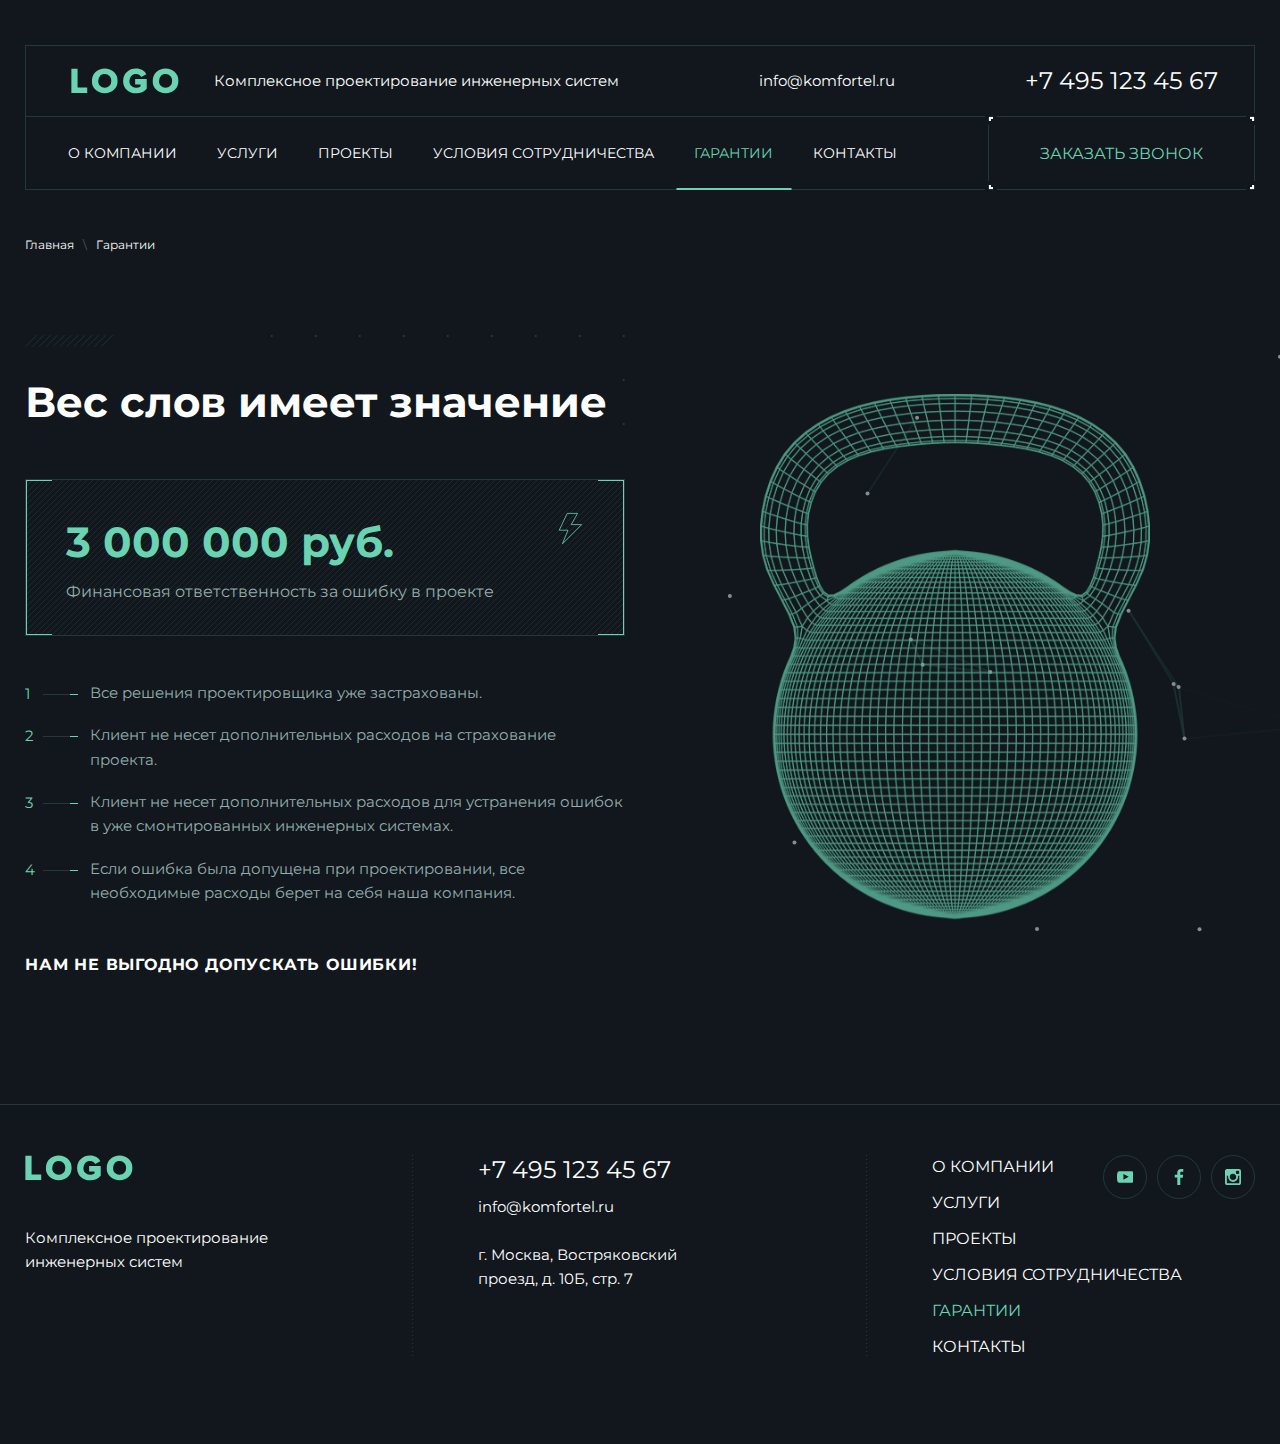
<file: warranty.html>
<!DOCTYPE html>
<html lang="ru">
<head>
	<meta charset="UTF-8">
	<meta name="viewport" content="width=device-width, initial-scale=1, shrink-to-fit=no">
	<title>Гарантии | Komfortel</title>

	<link rel="stylesheet" href="css/slick.min.css">
	<link rel="stylesheet" href="css/main.css">
</head>
<body>
	<div class="wrapper" id="top">
		<div class="page">
			<header class="header">
				<div class="header-row first">
					<div class="container">
						<div class="header-inner">
							<div class="header-block md-visible">
								<button class="menu-opener">
									<span class="bar"></span>
									<span class="bar"></span>
									<span class="bar"></span>
								</button>
							</div>
							<div class="header-block">
								<a href="index.html" class="logo-block">
									<div class="logo-image">
										<img src="img/logo.svg" alt="">
									</div>
									<div class="logo-text md-hidden">Комплексное проектирование инженерных систем</div>
								</a>
							</div>
							<div class="header-block md-hidden">
								<a href="mailto:info@komfortel.ru" class="text-link">info@komfortel.ru</a>
							</div>
							<div class="header-block">
								<a href="tel:+74951234567" class="phone-link">
									<span class="link-text md-hidden">+7 495 123 45 67</span>
									<svg class="link-icon md-visible">
										<use xlink:href="img/icons-sprite.svg#whatsapp"></use>
									</svg>
								</a>
							</div>
						</div>
					</div>
				</div>
				<div class="header-row second md-hidden">
					<div class="container">
						<div class="header-inner">
							<div class="header-block">
								<nav class="top-nav">
									<ul>
										<li><a href="about.html">О компании</a></li>
										<li><a href="services.html">Услуги</a></li>
										<li><a href="projects.html">Проекты</a></li>
										<li><a href="terms.html">Условия сотрудничества</a></li>
										<li><a href="warranty.html">Гарантии</a></li>
										<li><a href="contacts.html">Контакты</a></li>
									</ul>
								</nav>
							</div>
							<div class="header-block no-right-padding">
								<button class="btn" data-modal="#callback-modal">
									<span class="btn-text">Заказать звонок</span>
								</button>
							</div>
						</div>
					</div>
				</div>
			</header>
			<div class="page-content">
				<section class="breadcrumbs-section">
					<div class="container">
						<ul class="breadcrumbs">
							<li><a href="index.html">Главная</a></li>
							<li><a href="warranty.html">Гарантии</a></li>
						</ul>
					</div>
				</section>

				<section class="warranty-section">
					<div class="container">
						<div class="section-inner">
							<div class="section-content">
								<div class="section-caption">
									<h1 class="sc-title">Вес слов имеет значение</h1>
								</div>

								<div class="weight-block">
									<div class="block-inner">
										<h3 class="block-caption tpg-h2">3 000 000 руб.</h3>
										<p>Финансовая ответственность за ошибку в проекте</p>
									</div>
								</div>

								<div class="section-text tpg">
									<ol>
										<li>Все решения проектировщика уже застрахованы.</li>
										<li>Клиент не несет дополнительных расходов на страхование проекта.</li>
										<li>Клиент не несет дополнительных расходов для устранения ошибок в уже смонтированных инженерных системах.</li>
										<li>Если ошибка была допущена при проектировании, все необходимые расходы берет на себя наша компания.</li>
									</ol>

									<h3 class="tpg-h3 color-white">Нам не выгодно допускать ошибки!</h3>
								</div>
							</div>
							<div class="section-image">
								<img src="img/content-images/weight.png" alt="">
								<div class="warranty-particles" id="warranty-particles"></div>
							</div>
						</div>
					</div>
				</section>
			</div>
		</div>
		<footer class="footer" role="contentinfo">
			<div class="container">
				<div class="footer-inner">
					<div class="footer-block">
						<a href="index.html" class="logo-block vertical">
							<span class="logo-image">
								<img src="img/logo.svg" alt="">
							</span>
							<span class="logo-text">Комплексное проектирование инженерных систем</span>
						</a>
					</div>
					<div class="footer-block">
						<div class="footer-contacts">
							<a href="tel:+74951234567" class="phone-link">+7 495 123 45 67</a>
							<a href="mailto:info@komfortel.ru" class="text-link">info@komfortel.ru</a>
							<address>г. Москва, Востряковский <br>проезд, д. 10Б, стр. 7</address>
						</div>
					</div>
					<div class="footer-block nav-and-socials">
						<ul class="footer-nav">
							<li><a href="about.html">О компании</a></li>
							<li><a href="services.html">Услуги</a></li>
							<li><a href="projects.html">Проекты</a></li>
							<li><a href="terms.html">Условия сотрудничества</a></li>
							<li><a href="warranty.html">Гарантии</a></li>
							<li><a href="contacts.html">Контакты</a></li>
						</ul>

						<ul class="socials-list">
							<li>
								<a href="#" rel="nofollow noopener" target="_blank">
									<svg class="link-icon">
										<use xlink:href="img/icons-sprite.svg#youtube"></use>
									</svg>
								</a>
							</li>
							<li>
								<a href="#" rel="nofollow noopener" target="_blank">
									<svg class="link-icon">
										<use xlink:href="img/icons-sprite.svg#facebook"></use>
									</svg>
								</a>
							</li>
							<li>
								<a href="#" rel="nofollow noopener" target="_blank">
									<svg class="link-icon">
										<use xlink:href="img/icons-sprite.svg#instagram"></use>
									</svg>
								</a>
							</li>
						</ul>
					</div>
				</div>
			</div>
		</footer>
	</div>

	<div class="panel">
		<button class="panel-close" aria-label="Закрыть меню"></button>
		<div class="panel-inner">
			<ul class="panel-nav">
				<li><a href="about.html">О компании</a></li>
				<li><a href="services.html">Услуги</a></li>
				<li><a href="projects.html">Проекты</a></li>
				<li><a href="terms.html">Условия сотрудничества</a></li>
				<li><a href="warranty.html">Гарантии</a></li>
				<li><a href="contacts.html">Контакты</a></li>
			</ul>

			<div class="panel-contacts">
				<a href="tel:+74951234567" class="phone-link">+7 495 123 45 67</a>
				<a href="mailto:info@komfortel.ru" class="text-link">info@komfortel.ru</a>
				<address>г. Москва, Востряковский <br>проезд, д. 10Б, стр. 7</address>

				<ul class="socials-list">
					<li>
						<a href="#" rel="nofollow noopener" target="_blank">
							<svg class="link-icon">
								<use xlink:href="img/icons-sprite.svg#youtube"></use>
							</svg>
						</a>
					</li>
					<li>
						<a href="#" rel="nofollow noopener" target="_blank">
							<svg class="link-icon">
								<use xlink:href="img/icons-sprite.svg#facebook"></use>
							</svg>
						</a>
					</li>
					<li>
						<a href="#" rel="nofollow noopener" target="_blank">
							<svg class="link-icon">
								<use xlink:href="img/icons-sprite.svg#instagram"></use>
							</svg>
						</a>
					</li>
				</ul>

				<button class="btn btn-light" data-modal="#callback-modal">Заказать звонок</button>
			</div>
		</div>
	</div>

	<!-- <div class="modal video-modal" id="video-modal" tabindex="-1">
		<div class="modal-dialog">
			<div class="modal-content">
				<button class="modal-close" aria-label="Close"></button>
				<div class="modal-video">
					<div id="modal-video-iframe"></div>
				</div>
			</div>
		</div>
	</div> -->

	<div class="modal" id="callback-modal" tabindex="-1">
		<div class="modal-dialog">
			<div class="modal-content">
				<button class="modal-close" aria-label="Закрыть"></button>
				
			</div>
		</div>
	</div>

	<script src="//www.youtube.com/iframe_api"></script>
	<script src="js/jquery.min.js"></script>
	<script src="js/particles.min.js"></script>
	<script src="js/particles-settigs.js"></script>
	<script src="js/slick.min.js"></script>
	<script src="js/wow.min.js"></script>
	<script src="js/scripts.js"></script>
</body>
</html>
</file>
<file: css/main.css>
@charset "UTF-8";@import url(https://fonts.googleapis.com/css2?family=Montserrat:wght@300;400;700&display=swap);.color-primary{color:#6ad3b1}.color-white{color:#fff}.push{position:relative}.flex-center{display:-webkit-box;display:-ms-flexbox;display:flex;-webkit-box-align:center;-ms-flex-align:center;align-items:center;-webkit-box-pack:center;-ms-flex-pack:center;justify-content:center}.flex-right{display:-webkit-box;display:-ms-flexbox;display:flex;-webkit-box-align:center;-ms-flex-align:center;align-items:center;-webkit-box-pack:end;-ms-flex-pack:end;justify-content:flex-end}@media screen and (max-width:959px){.md-flex-center{display:-webkit-box;display:-ms-flexbox;display:flex;-webkit-box-align:center;-ms-flex-align:center;align-items:center;-webkit-box-pack:center;-ms-flex-pack:center;justify-content:center}}.object-fit-cover{-o-object-fit:cover;object-fit:cover;-o-object-position:center center;object-position:center center;font-family:'object-fit: cover; object-position: center center;'}.object-fit-contain{-o-object-fit:contain;object-fit:contain;-o-object-position:center center;object-position:center center;font-family:'object-fit: contain; object-position: center center;'}.text-center{text-align:center}.flex-auto{-webkit-box-flex:1;-ms-flex:auto;flex:auto}.text-uppercase{text-transform:uppercase}.nowrap{white-space:nowrap}.lg-visible,.lg-visible-flex{display:none!important}@media screen and (max-width:1259px){.lg-hidden{display:none!important}.lg-visible{display:block!important}.lg-visible-flex{display:-webkit-box!important;display:-ms-flexbox!important;display:flex!important}}.md-visible,.md-visible-flex{display:none!important}@media screen and (max-width:991px){.md-hidden{display:none!important}.md-visible{display:block!important}.md-visible-flex{display:-webkit-box!important;display:-ms-flexbox!important;display:flex!important}}.sm-visible,.sm-visible-flex{display:none!important}@media screen and (max-width:767px){.sm-hidden{display:none!important}.sm-visible{display:block!important}.sm-visible-flex{display:-webkit-box!important;display:-ms-flexbox!important;display:flex!important}}.xs-visible,.xs-visible-flex{display:none!important}@media screen and (max-width:575px){.xs-hidden{display:none!important}.xs-visible{display:block!important}.xs-visible-flex{display:-webkit-box!important;display:-ms-flexbox!important;display:flex!important}}.sub-xs-visible,.sub-xs-visible-flex{display:none!important}@media screen and (max-width:479px){.sub-xs-hidden{display:none!important}.sub-xs-visible{display:block!important}.sub-xs-visible-flex{display:-webkit-box!important;display:-ms-flexbox!important;display:flex!important}}@media screen and (max-width:575px){.xs-flex-right{margin-left:auto}}*,:after,:before{margin:0;padding:0;-webkit-box-sizing:border-box;box-sizing:border-box}body{font-family:"Montserrat", Arial, sans-serif;position:relative;background:#11171d;background-attachment:fixed}body.overflow{overflow:hidden}body.modal-visible{overflow:hidden;height:100vh}body img{max-width:unset}ol,ul{list-style:none}button{background:transparent;border:0;cursor:pointer;-webkit-appearance:none;-moz-appearance:none;appearance:none;outline:none!important}a,button{text-decoration:none;-webkit-transition:all 0.2s;-o-transition:all 0.2s;transition:all 0.2s;border:none}a img{border:none!important}h1,h2,h3,h4,h5,h6{margin:0}figure,iframe,picture{display:block}.wrapper{min-height:100vh;position:relative;overflow:hidden;width:100%;display:-webkit-box;display:-ms-flexbox;display:flex;-webkit-box-orient:vertical;-webkit-box-direction:normal;-ms-flex-direction:column;flex-direction:column}.wrapper .page{-webkit-box-flex:1;-ms-flex:auto;flex:auto}.wrapper .footer{-webkit-box-flex:0;-ms-flex:none;flex:none}.container{width:100%;padding:0 10px;margin:0 auto}@media screen and (min-width:375px){.container{padding:0 15px}}@media screen and (min-width:576px){.container{max-width:555px}}@media screen and (min-width:768px){.container{max-width:720px}}@media screen and (min-width:992px){.container{max-width:950px;padding:0 15px}}@media screen and (min-width:1260px){.container{max-width:1260px}}@media screen and (min-width:1440px){.container{max-width:1440px}}.cards-list{display:-webkit-box;display:-ms-flexbox;display:flex;-ms-flex-wrap:wrap;flex-wrap:wrap;width:calc(100% + 30px);margin-left:-15px;margin-right:-15px;margin-bottom:-30px}.cards-list.with-margin{margin-bottom:0}@media screen and (max-width:991px){.cards-list.with-margin{padding-bottom:25px}}.cards-list>.item{padding:0 15px;margin-bottom:30px}.cards-list.columns-6>.item{width:16.666%}.cards-list.columns-5>.item{width:20%}.cards-list.columns-4>.item{width:25%}.cards-list.columns-3>.item{width:33.3333%}.cards-list.columns-2>.item{width:50%}.cards-list.columns-1>.item{width:100%}@media screen and (max-width:1439px){.cards-list{width:calc(100% + calc(10px * 2));margin-left:-10px;margin-right:-10px;margin-bottom:-20px}.cards-list>.item{padding:0 10px;margin-bottom:20px}}@media screen and (max-width:1259px){.cards-list{width:calc(100% + calc(10px * 2));margin-left:-10px;margin-right:-10px;margin-bottom:-20px}.cards-list>.item{padding:0 10px;margin-bottom:20px}.cards-list.lg-columns-3>.item{width:33.333%}.cards-list.lg-columns-2>.item{width:50%}.cards-list.lg-columns-1>.item{width:100%}}@media screen and (max-width:991px){.cards-list{width:calc(100% + 10px * 2);margin-left:-10px;margin-right:-10px}.cards-list>.item{padding:0 10px}.cards-list.md-columns-4>.item{width:25%}.cards-list.md-columns-3>.item{width:33.333%}.cards-list.md-columns-2>.item{width:50%}.cards-list.md-columns-1>.item{width:100%}}@media screen and (max-width:767px){.cards-list.sm-columns-3>.item{width:33.333%}.cards-list.sm-columns-2>.item{width:50%}.cards-list.sm-columns-1>.item{width:100%}}@media screen and (max-width:575px){.cards-list.xs-columns-2>.item{width:50%}.cards-list.xs-columns-1>.item{width:100%}}.visually-hidden{position:absolute;width:1px;height:1px;margin:-1px;border:0;padding:0;clip:rect(0 0 0 0);overflow:hidden}.dots-bg{width:100%;height:100%;position:absolute;left:0;top:0;background:url(../img/backgrounds/dots-bg.svg);background-position:50% 50%;background-attachment:fixed;pointer-events:none}body,button{font-size:16px;line-height:1.625;font-family:"Montserrat", Arial, sans-serif}@media screen and (max-width:1439px){body,button{font-size:15px}}body{color:#95adac}.tpg{color:#95adac}.tpg img{display:block;max-width:100%;height:auto}.tpg p{font-size:16px;line-height:1.625;margin:0 0 1.625em}@media screen and (max-width:1439px){.tpg p{font-size:15px}}.tpg p:last-child{margin-bottom:0}.tpg-h1{font-size:58px;line-height:1.22;font-weight:bold;color:#fff}.tpg-h1 strong{color:#6ad3b1}.tpg-h2{font-size:42px;line-height:1.524;color:#fff}.tpg-h2 strong{color:#6ad3b1}@media screen and (max-width:1259px){.tpg-h2{font-size:32px}}@media screen and (max-width:991px){.tpg-h2{font-size:26px}}.tpg-h3,.tpg-h4{font-size:17px;text-transform:uppercase;line-height:1.765;letter-spacing:0.05em;color:#fff}.tpg-h3 strong,.tpg-h4 strong{color:#6ad3b1}@media screen and (max-width:1439px){.tpg-h3,.tpg-h4{font-size:16px}}@media screen and (max-width:1259px){.tpg-h3,.tpg-h4{font-size:15px}}.section-caption{margin-bottom:25px;padding-top:35px;color:#fff;position:relative;z-index:2;display:-webkit-box;display:-ms-flexbox;display:flex;-webkit-box-orient:vertical;-webkit-box-direction:normal;-ms-flex-direction:column;flex-direction:column;-webkit-box-align:start;-ms-flex-align:start;align-items:flex-start}.section-caption:before{content:'';width:120px;height:12px;background:#11171d url("data:image/svg+xml,%3Csvg width='600' height='82' fill='none' xmlns='http://www.w3.org/2000/svg'%3E%3Cpath fill='%23213A39' d='M1 78L79 0l3 4L4 81zM48 78l78-78 3 4-78 77zM95 78l78-78 3 4-78 77zM142 78l78-78 3 4-78 77zM189 78l78-78 3 4-78 77zM236 78l78-78 3 4-78 77zM283 78l78-78 3 4-78 77zM330 78l78-78 3 4-78 77zM377 78l78-78 3 4-78 77zM424 78l78-78 3 4-78 77zM471 78l78-78 3 4-78 77zM518 78l78-78 3 4-78 77z'/%3E%3C/svg%3E") no-repeat left center/contain;display:block;position:absolute;left:0;top:0}.section-caption:after{content:'';display:block;width:60%;height:calc(44px * 2 + 2px);background:url("data:image/svg+xml,%3Csvg width='201' height='201' fill='none' xmlns='http://www.w3.org/2000/svg'%3E%3Cg clip-path='url(%23clip0)'%3E%3Cpath fill='%23213A39' d='M191 0h9v9h-9z'/%3E%3C/g%3E%3Cdefs%3E%3CclipPath id='clip0'%3E%3Cpath fill='%23fff' d='M0 0h200v200H0z'/%3E%3C/clipPath%3E%3C/defs%3E%3C/svg%3E") repeat right top/44px 44px;z-index:-1;pointer-events:none;position:absolute;right:0;top:0}.section-caption:last-child{margin-bottom:0}.section-caption .sc-title{font-size:42px;line-height:1.524;background:#11171d}.section-caption .sc-title strong{color:#6ad3b1}.section-caption .sc-subtitle{font-size:20px;line-height:1.5;margin-top:6px}.section-caption .sc-subtitle.gray{color:#95a1ad;font-size:16px}.section-caption.text-center{-webkit-box-pack:center;-ms-flex-pack:center;justify-content:center;-webkit-box-align:center;-ms-flex-align:center;align-items:center;padding-top:0;padding-bottom:25px}.section-caption.text-center:before{position:absolute;left:50%;-webkit-transform:translateX(-50%);-ms-transform:translateX(-50%);transform:translateX(-50%);bottom:0;top:auto;background-position:center center}.section-caption.text-center:after{width:calc(100% + 75px * 2);position:absolute;left:50%;-webkit-transform:translateX(-50%);-ms-transform:translateX(-50%);transform:translateX(-50%);right:auto;top:-45px}.section-caption.text-center .sc-title{background:transparent}@media screen and (max-width:1259px){.section-caption .sc-title{font-size:32px}}@media screen and (max-width:991px){.section-caption .sc-title{font-size:26px}}.page-caption{color:#fff;position:relative;font-size:58px;line-height:1.2;font-weight:bold;padding-top:20px;background:url("data:image/svg+xml,%3Csvg width='201' height='201' fill='none' xmlns='http://www.w3.org/2000/svg'%3E%3Cg clip-path='url(%23clip0)'%3E%3Cpath fill='%23213A39' d='M0 0h9v9H0z'/%3E%3C/g%3E%3Cdefs%3E%3CclipPath id='clip0'%3E%3Cpath fill='%23fff' d='M0 0h200v200H0z'/%3E%3C/clipPath%3E%3C/defs%3E%3C/svg%3E") repeat 43px 10px/44px 44px}.page-caption:before{content:'';width:120px;height:12px;background:#11171d url("data:image/svg+xml,%3Csvg width='600' height='82' fill='none' xmlns='http://www.w3.org/2000/svg'%3E%3Cpath fill='%23213A39' d='M1 78L79 0l3 4L4 81zM48 78l78-78 3 4-78 77zM95 78l78-78 3 4-78 77zM142 78l78-78 3 4-78 77zM189 78l78-78 3 4-78 77zM236 78l78-78 3 4-78 77zM283 78l78-78 3 4-78 77zM330 78l78-78 3 4-78 77zM377 78l78-78 3 4-78 77zM424 78l78-78 3 4-78 77zM471 78l78-78 3 4-78 77zM518 78l78-78 3 4-78 77z'/%3E%3C/svg%3E") no-repeat left center/contain;display:block;position:absolute;left:0;top:0}.page-caption .top-text{background:#11171d}.page-caption strong{color:#6ad3b1;display:block}.page-caption small{display:block;font-size:20px;line-height:1;letter-spacing:0.05em;margin-top:55px;padding-left:25px;position:relative;background:#11171d}.page-caption small:before{content:'';display:block;width:10px;height:60px;border-left:1px solid #213a39;border-bottom:1px solid #213a39;position:absolute;bottom:50%;left:0}@media screen and (max-width:1259px){.page-caption{font-size:48px}.page-caption small{font-size:18px}}@media screen and (max-width:767px){.page-caption{font-size:26px}.page-caption small{font-size:16px}}.text-link{color:#fff;text-decoration:none}.text-link:hover{color:#6ad3b1}.phone-link{font-size:24px;line-height:1.25;color:#fff;white-space:nowrap}.phone-link:hover{color:#6ad3b1}.phone-link .link-icon{width:24px;height:24px;display:block;fill:#6ad3b1}.contacts-list{color:#95adac}.contacts-list li{position:relative;padding-left:35px;margin-bottom:18px}.contacts-list li:last-child{margin-bottom:0}.contacts-list li:before{content:'';display:block;width:17px;height:17px;border-radius:50%;background:#6ad3b1;border:6px solid #213a39;position:absolute;left:0;top:5px}.contacts-list a{color:inherit}.contacts-list a:hover{color:#6ad3b1}.tpg-ol,.tpg ol{counter-reset:ol;margin-bottom:45px}.tpg-ol:last-child,.tpg ol:last-child{margin-bottom:0}.tpg-ol li,.tpg ol li{counter-increment:ol;margin-bottom:18px;position:relative;padding-left:104px}.tpg-ol li:last-child,.tpg ol li:last-child{margin-bottom:0}.tpg-ol li:before,.tpg ol li:before{content:counter(ol);font-size:inherit;color:#6ad3b1;position:absolute;left:0;margin-right:8px;-webkit-transform:translateY(1px);-ms-transform:translateY(1px);transform:translateY(1px)}.tpg-ol li:after,.tpg ol li:after{content:'';display:block;width:70px;height:1px;background:#213a39;border-right:8px solid #6ad3b1;position:absolute;left:18px;top:13px}@media screen and (max-width:1439px){.tpg-ol li,.tpg ol li{padding-left:65px}.tpg-ol li:after,.tpg ol li:after{width:35px}}@media screen and (max-width:575px){.tpg-ol li,.tpg ol li{padding-left:0;font-size:13px}.tpg-ol li:before,.tpg ol li:before{content:counter(ol) ".";position:static;display:inline-block;margin-right:10px}.tpg-ol li:after,.tpg ol li:after{display:none}}[class*=" icon-"],[class^=icon-]{display:-webkit-inline-box;display:-ms-inline-flexbox;display:inline-flex;-webkit-box-align:center;-ms-flex-align:center;align-items:center;-webkit-box-pack:center;-ms-flex-pack:center;justify-content:center;background:url(../img/icons-sprite.png) no-repeat}.icon-arrow-right{background-position:-1px -0px;width:40px;height:12px}.icon-clock-big{background-position:-1px -13px;width:40px;height:40px}.icon-envelope-big{background-position:-1px -54px;width:38px;height:30px}.icon-phone-big{background-position:-1px -85px;width:33px;height:48px}.icon-location-big{background-position:-1px -134px;width:29px;height:40px}.icon-girl{background-position:-1px -175px;width:22px;height:15px}.icon-scissors{background-position:-1px -191px;width:22px;height:24px}.icon-eye{background-position:-1px -216px;width:21px;height:17px}.icon-tube{background-position:-1px -234px;width:21px;height:20px}.icon-body-star{background-position:-1px -255px;width:19px;height:24px}.icon-vk.gradient{background-position:-21px -255px;width:18px;height:10px}.icon-vk{background-position:-21px -266px;width:18px;height:10px}.icon-metro{background-position:-24px -175px;width:16px;height:13px}.icon-instagram.gradient{background-position:-24px -189px;width:15px;height:15px}.icon-instagram{background-position:-24px -205px;width:15px;height:15px}.icon-clock{background-position:-23px -221px;width:14px;height:14px}.icon-phone.gradient{background-position:-23px -236px;width:14px;height:14px}.icon-bottle{background-position:-21px -277px;width:13px;height:24px}.icon-location{background-position:-1px -280px;width:12px;height:16px}.icon-phone{background-position:-1px -297px;width:12px;height:12px}.icon-facebook.gradient{background-position:-31px -134px;width:8px;height:15px}.icon-facebook{background-position:-31px -150px;width:8px;height:15px}.icon-play{width:0;height:0;border-style:solid;border-width:22px 0 22px 36px;border-color:transparent transparent transparent #fff;-webkit-transform:translateX(15%);-ms-transform:translateX(15%);transform:translateX(15%)}.header{padding:45px 0;color:#fff;width:100%;left:0;top:0;z-index:100;-webkit-transition:all 0.2s;-o-transition:all 0.2s;transition:all 0.2s}.header .header-row{display:-webkit-box;display:-ms-flexbox;display:flex;-webkit-box-pack:justify;-ms-flex-pack:justify;justify-content:space-between;position:relative;z-index:2}.header .header-row .header-inner{display:-webkit-box;display:-ms-flexbox;display:flex;-webkit-box-pack:justify;-ms-flex-pack:justify;justify-content:space-between;-webkit-box-align:center;-ms-flex-align:center;align-items:center;-webkit-transition:all 0.2s;-o-transition:all 0.2s;transition:all 0.2s}.header .header-row.first .header-inner{padding:20px 0;border:1px solid #213a39}.header .header-row.first .header-inner .header-block{padding:0 45px}.header .header-row.first .header-inner .header-block:last-child{padding:0 36px}.header .header-row.second .header-inner{padding-left:calc(45px - 18px);border:1px solid #213a39;border-top:0}.header .header-row.second .header-inner .header-block{padding:0 15px}.header .header-row.second .header-inner .header-block.no-right-padding{padding-right:0}.header .header-row.second .header-inner .header-block:last-child{margin:-1px -1px -1px 0}.header .header-row.second .header-inner .btn{min-height:74px}@media screen and (max-width:1259px){.header .header-row.first .header-inner .header-block{padding:0 25px}.header .header-row.first .header-inner .header-block:last-child{padding:0 22px}.header .header-row.second .header-inner{padding-left:15px}.header .header-row.second .btn{padding-left:15px;padding-right:15px;font-size:13px}}@media screen and (max-width:991px){.header{padding:25px 0}}.logo-block{display:-webkit-box;display:-ms-flexbox;display:flex;-webkit-box-align:center;-ms-flex-align:center;align-items:center}.logo-block .logo-image{margin-right:65px;-webkit-box-flex:0;-ms-flex:none;flex:none}.logo-block .logo-image img{height:26px;display:block;width:auto}.logo-block .logo-text{color:#fff}.logo-block.vertical{-webkit-box-orient:vertical;-webkit-box-direction:normal;-ms-flex-direction:column;flex-direction:column;-webkit-box-align:start;-ms-flex-align:start;align-items:flex-start;max-width:265px}.logo-block.vertical .logo-image{margin-right:0!important;margin-bottom:45px}@media screen and (max-width:1439px){.logo-block .logo-image{margin-right:35px}}@media screen and (max-width:1259px){.logo-block .logo-image{margin-right:20px}.logo-block .logo-text{max-width:245px}}@media screen and (max-width:991px){.logo-block .logo-image img{height:18px}}@media screen and (max-width:767px){.logo-block.vertical .logo-image{margin-bottom:10px}.logo-block.vertical .logo-image img{height:34px}.logo-block.vertical .logo-text{font-size:16px;max-width:280px}}.top-nav ul{display:-webkit-box;display:-ms-flexbox;display:flex;width:calc(100% + 35px * 2);margin-left:-35px;margin-right:-35px}.top-nav ul li{padding:0 35px;text-transform:uppercase;line-height:20px}.top-nav ul li a{position:relative;height:72px;display:-webkit-box;display:-ms-flexbox;display:flex;-webkit-box-align:center;-ms-flex-align:center;align-items:center;-webkit-box-pack:center;-ms-flex-pack:center;justify-content:center;color:#fff;white-space:nowrap}.top-nav ul li a:before{content:'';display:block;position:absolute;left:50%;-webkit-transform:translate(-50%, calc(-72px / 2 + 20px / 2));-ms-transform:translate(-50%, calc(-72px / 2 + 20px / 2));transform:translate(-50%, calc(-72px / 2 + 20px / 2));bottom:-1px;width:0;height:2px;background:#6ad3b1;-webkit-transition:all 0.2s;-o-transition:all 0.2s;transition:all 0.2s;padding:0;visibility:hidden}.top-nav ul li a:after{content:'';display:block;width:calc(100% + 18px * 2);height:100%;position:absolute;left:50%;top:50%;-webkit-transform:translate(-50%, -50%);-ms-transform:translate(-50%, -50%);transform:translate(-50%, -50%)}.top-nav ul li a:hover{color:#6ad3b1}.top-nav ul li a:hover:before{width:calc(100% + 18px * 2);opacity:1;visibility:visible;-webkit-transform:translate(-50%, 0);-ms-transform:translate(-50%, 0);transform:translate(-50%, 0)}.top-nav ul li.current-menu-item a,.top-nav ul li.current-menu-parent a{color:#6ad3b1}.top-nav ul li.current-menu-item a:before,.top-nav ul li.current-menu-parent a:before{width:calc(100% + 18px * 2);opacity:1;visibility:visible;-webkit-transform:translate(-50%, 0);-ms-transform:translate(-50%, 0);transform:translate(-50%, 0)}.top-nav ul li.current-menu-item a{cursor:default}@media screen and (max-width:1439px){.top-nav ul{width:calc(100% + 20px * 2);margin-left:-20px;margin-right:-20px;font-size:14px}.top-nav ul li{padding:0 20px}}@media screen and (max-width:1259px){.top-nav ul{width:calc(100% + 10px * 2);margin-left:-10px;margin-right:-10px}.top-nav ul li{padding:0 10px;font-size:13px}}.footer{background:#11171d;border-top:1px solid #213a39;padding:50px 0 85px;z-index:2;position:relative}.footer .footer-inner{display:-webkit-box;display:-ms-flexbox;display:flex;width:calc(100% + 65px * 2);margin-left:-65px;margin-right:-65px}.footer .footer-inner .footer-block{padding:0 65px;width:33.333%;position:relative}.footer .footer-inner .footer-block:after{content:'';display:block;width:1px;height:100%;background:url("data:image/svg+xml,%3Csvg width='1' height='4' fill='none' xmlns='http://www.w3.org/2000/svg'%3E%3Cpath fill='%23213a39' d='M0 0h1v1H0z'/%3E%3C/svg%3E");position:absolute;right:0;top:0}.footer .footer-inner .footer-block:last-child:after{display:none}@media screen and (min-width:1260px){.footer .footer-inner .footer-block.nav-and-socials{position:relative}.footer .footer-inner .footer-block.nav-and-socials .socials-list{position:absolute;right:65px;top:0}}@media screen and (max-width:1259px){.footer{padding:45px 0}.footer .footer-inner{width:calc(100% + 15px * 2);margin-left:-15px;margin-right:-15px}.footer .footer-inner .footer-block{padding:0 15px}.footer .footer-inner .socials-list{margin-top:20px}}@media screen and (max-width:767px){.footer .footer-inner{-webkit-box-orient:vertical;-webkit-box-direction:normal;-ms-flex-direction:column;flex-direction:column}.footer .footer-inner .footer-block{width:100%;padding:30px 15px;border-bottom:1px dashed #213a39}.footer .footer-inner .footer-block:after{display:none}.footer .footer-inner .footer-block:first-child{padding-top:0}.footer .footer-inner .footer-block:last-child{margin-bottom:0}.footer .footer-inner .footer-block:nth-child(2){-webkit-box-ordinal-group:4;-ms-flex-order:3;order:3;border-bottom:0;padding-bottom:0}}.footer-contacts{display:-webkit-box;display:-ms-flexbox;display:flex;-webkit-box-orient:vertical;-webkit-box-direction:normal;-ms-flex-direction:column;flex-direction:column}.footer-contacts .phone-link{margin-bottom:10px}.footer-contacts address{font-style:normal;color:#fff;margin-top:24px}.footer-nav{font-size:16px;line-height:1.5;text-transform:uppercase}.footer-nav li{margin-bottom:12px}.footer-nav li:last-child{margin-bottom:0}.footer-nav li a{color:#fff}.footer-nav li a:hover{color:#6ad3b1}.footer-nav li.current-menu-item a,.footer-nav li.current-menu-parent a{color:#6ad3b1}.footer-nav li.current-menu-item a{cursor:default}.socials-list{display:-webkit-box;display:-ms-flexbox;display:flex}.socials-list li{margin-right:10px}.socials-list li:last-child{margin-right:0}.socials-list li a{display:-webkit-box;display:-ms-flexbox;display:flex;-webkit-box-align:center;-ms-flex-align:center;align-items:center;-webkit-box-pack:center;-ms-flex-pack:center;justify-content:center;width:44px;height:44px;border-radius:50%;border:1px solid #213a39}.socials-list li a svg{width:16px;height:16px;fill:#6ad3b1;-webkit-transition:all 0.2s;-o-transition:all 0.2s;transition:all 0.2s}.socials-list li a:hover{background:#6ad3b1;border-color:#6ad3b1}.socials-list li a:hover svg{fill:#11171d}.btn{color:#6ad3b1;font-weight:400;text-align:center;font-size:16px;line-height:20px;padding:10px 44px;min-height:72px;font-family:"Montserrat", Arial, sans-serif;display:-webkit-inline-box;display:-ms-inline-flexbox;display:inline-flex;-webkit-box-align:center;-ms-flex-align:center;align-items:center;-webkit-box-pack:center;-ms-flex-pack:center;justify-content:center;text-transform:uppercase;-webkit-transition:all 0.2s;-o-transition:all 0.2s;transition:all 0.2s;border-radius:0;-webkit-appearance:none;-moz-appearance:none;appearance:none;-webkit-box-shadow:none;box-shadow:none;border:1px solid #213a39;-webkit-box-shadow:2px 2px 0 #11171d, 2px -2px 0 #11171d, -2px 2px 0 #11171d, -2px -2px 0 #11171d;box-shadow:2px 2px 0 #11171d, 2px -2px 0 #11171d, -2px 2px 0 #11171d, -2px -2px 0 #11171d;position:relative}.btn .btn-text:after,.btn .btn-text:before,.btn:after,.btn:before{content:'';display:block;width:4px;height:4px;background:#11171d;-webkit-box-shadow:4px 4px 0 #11171d, 4px -4px 0 #11171d, -4px 4px 0 #11171d, -4px -4px 0 #11171d;box-shadow:4px 4px 0 #11171d, 4px -4px 0 #11171d, -4px 4px 0 #11171d, -4px -4px 0 #11171d;position:absolute;-webkit-transition:all 0.2s;-o-transition:all 0.2s;transition:all 0.2s}.btn:before{left:0;top:0;border-top:2px solid #fff;border-left:2px solid #fff}.btn:after{right:0;top:0;border-top:2px solid #fff;border-right:2px solid #fff}.btn .btn-text:before{left:0;bottom:0;border-bottom:2px solid #fff;border-left:2px solid #fff}.btn .btn-text:after{right:0;bottom:0;border-bottom:2px solid #fff;border-right:2px solid #fff}.btn:focus{outline:none}.btn:focus,.btn:hover{color:#fff}.btn:focus .btn-text:after,.btn:focus .btn-text:before,.btn:focus:after,.btn:focus:before,.btn:hover .btn-text:after,.btn:hover .btn-text:before,.btn:hover:after,.btn:hover:before{-webkit-box-shadow:none;box-shadow:none;background:transparent;border-color:#6ad3b1}.btn:focus .btn-text:after,.btn:focus:before,.btn:hover .btn-text:after,.btn:hover:before{width:calc(100% - 2px)}.btn:focus .btn-text:before,.btn:focus:after,.btn:hover .btn-text:before,.btn:hover:after{height:calc(100% - 2px)}.btn .btn-text{padding:7px 7px 6px;display:block}.btn.btn-accent{background:#6ad3b1;color:#11171d;font-weight:bold}.btn.btn-accent .btn-text:after,.btn.btn-accent .btn-text:before,.btn.btn-accent:after,.btn.btn-accent:before{display:none}.btn.btn-accent:not(.no-hover):hover{background:transparent;color:#6ad3b1}.btn.btn-light{background:transparent;color:#6ad3b1;font-weight:bold;border-color:#6ad3b1}.btn.btn-light .btn-text:after,.btn.btn-light .btn-text:before,.btn.btn-light:after,.btn.btn-light:before{display:none}.btn.btn-light:focus,.btn.btn-light:hover{background:#6ad3b1;color:#11171d}.btn.btn-fullwidth{width:100%}.form-field{position:relative}.form-field .input-field,.form-field textarea{border:1px solid #213a39;-webkit-appearance:none;-moz-appearance:none;appearance:none;background:transparent;border-radius:0;-webkit-box-flex:1;-ms-flex:auto;flex:auto;height:66px;font-size:18px;color:#fff;font-family:"Montserrat", Arial, sans-serif;padding:0 22px;outline:none!important;-webkit-transition:all 0.2s;-o-transition:all 0.2s;transition:all 0.2s;width:100%;font-weight:bold}.form-field .input-field::-webkit-input-placeholder,.form-field textarea::-webkit-input-placeholder{color:#fff;opacity:1;-webkit-transition:all 0.2s;-o-transition:all 0.2s;transition:all 0.2s}.form-field .input-field:-ms-input-placeholder,.form-field textarea:-ms-input-placeholder{color:#fff;opacity:1;-webkit-transition:all 0.2s;-o-transition:all 0.2s;transition:all 0.2s}.form-field .input-field::-ms-input-placeholder,.form-field textarea::-ms-input-placeholder{color:#fff;opacity:1;-webkit-transition:all 0.2s;-o-transition:all 0.2s;transition:all 0.2s}.form-field .input-field::placeholder,.form-field textarea::placeholder{color:#fff;opacity:1;-webkit-transition:all 0.2s;-o-transition:all 0.2s;transition:all 0.2s}.form-field .input-field:focus,.form-field textarea:focus{border-color:#6ad3b1}.form-field .input-field:focus::-webkit-input-placeholder,.form-field textarea:focus::-webkit-input-placeholder{opacity:1}.form-field .input-field:focus:-ms-input-placeholder,.form-field textarea:focus:-ms-input-placeholder{opacity:1}.form-field .input-field:focus::-ms-input-placeholder,.form-field textarea:focus::-ms-input-placeholder{opacity:1}.form-field .input-field:focus::placeholder,.form-field textarea:focus::placeholder{opacity:1}.form-field textarea{resize:none;padding:15px 15px;height:194px}.select-field{position:relative}.select-field:after{content:'';display:block;width:36px;height:36px;background:url("data:image/svg+xml,%3Csvg xmlns='http://www.w3.org/2000/svg' viewBox='0 0 7 4'%3E%3Cpath fill-rule='evenodd' fill='%236AD3B1' d='M6.8 1l-3 2.8c-.1.2-.5.2-.7 0L0 1a.5.5 0 010-.7c.3-.3.6-.3.8 0l2.6 2.4L6 .2c.2-.3.6-.3.8 0 .2.2.2.5 0 .7z'/%3E%3C/svg%3E") no-repeat center center;background-size:7px 4px;position:absolute;right:0;top:0;pointer-events:none}.select-field select{-webkit-appearance:none;-moz-appearance:none;appearance:none;border:1px solid #213a39;height:36px;width:100%;background:#11171d;padding:0 46px 0 15px;color:#fff;font-size:15px;cursor:pointer;-webkit-transition:all 0.2s;-o-transition:all 0.2s;transition:all 0.2s}.select-field select:focus{outline:none;border-color:#6ad3b1}.form .form-label{font-size:11px;line-height:1.3;color:#95a1ad;text-transform:uppercase;margin-bottom:7px;letter-spacing:0.1em}.form .form-row{margin-bottom:24px}.form .form-row.last,.form .form-row:last-child{margin-bottom:0!important}.form .form-row.columns-2{display:-webkit-box;display:-ms-flexbox;display:flex;-ms-flex-wrap:wrap;flex-wrap:wrap;width:calc(100% + 10px * 2);margin-left:-10px;margin-right:-10px}.form .form-row.columns-2 .column{width:50%;padding:0 10px}@media screen and (max-width:991px){.form .form-row{margin-bottom:18px}.form .form-row:last-child{margin-bottom:0}.form .form-row.md-columns-1 .column{width:100%;margin-bottom:18px}.form .form-row.md-columns-1 .column:last-child{margin-bottom:0}}@media screen and (max-width:767px){.form .form-row{margin-bottom:18px}.form .form-row:last-child{margin-bottom:0}.form .form-row.sm-columns-1 .column{width:100%;margin-bottom:18px}.form .form-row.sm-columns-1 .column:last-child{margin-bottom:0}}.number-checkbox{color:#6ad3b1;font-weight:300;text-align:center;font-size:20px;line-height:20px;min-height:42px;font-family:"Montserrat", Arial, sans-serif;display:-webkit-box;display:-ms-flexbox;display:flex;text-transform:uppercase;-webkit-transition:all 0.2s;-o-transition:all 0.2s;transition:all 0.2s;border-radius:0;-webkit-appearance:none;-moz-appearance:none;appearance:none;-webkit-box-shadow:none;box-shadow:none;border:1px solid #213a39;position:relative;cursor:pointer}.number-checkbox input{position:absolute;width:1px;height:1px;margin:-1px;border:0;padding:0;clip:rect(0 0 0 0);overflow:hidden}.number-checkbox .label-text{position:relative;z-index:2;width:100%;display:-webkit-box;display:-ms-flexbox;display:flex;-webkit-box-align:center;-ms-flex-align:center;align-items:center;-webkit-box-pack:center;-ms-flex-pack:center;justify-content:center;padding:5px 13px}.number-checkbox .label-text:after,.number-checkbox .label-text:before,.number-checkbox:after,.number-checkbox:before{content:'';display:block;width:5px;height:5px;background:#11171d;position:absolute;-webkit-transition:all 0.2s;-o-transition:all 0.2s;transition:all 0.2s}.number-checkbox:before{left:-1px;top:-1px;border-top:1px solid #6ad3b1;border-left:1px solid #6ad3b1}.number-checkbox:after{right:-1px;top:-1px;border-top:1px solid #6ad3b1;border-right:1px solid #6ad3b1}.number-checkbox .label-text:before{left:-1px;bottom:-1px;border-bottom:1px solid #6ad3b1;border-left:1px solid #6ad3b1}.number-checkbox .label-text:after{right:-1px;bottom:-1px;border-bottom:1px solid #6ad3b1;border-right:1px solid #6ad3b1}.number-checkbox:focus{outline:none}.number-checkbox input:checked+.label-text{background:url("data:image/svg+xml,%3Csvg width='6' height='6' fill='none' xmlns='http://www.w3.org/2000/svg'%3E%3Cpath fill='%23213a39' d='M0 0h1v1H0zM1 5h1v1H1zM2 4h1v1H2zM3 3h1v1H3zM4 2h1v1H4zM5 1h1v1H5z'/%3E%3C/svg%3E");background-size:6px 6px}.slick-slider{width:calc(100% + 15px * 2);margin:-30px -15px}.slick-slider .slick-slide{outline:none!important;padding:30px 15px}.slick-arrow{height:7px;width:23px;display:-webkit-box;display:-ms-flexbox;display:flex;-webkit-box-align:center;-ms-flex-align:center;align-items:center;-webkit-box-pack:center;-ms-flex-pack:center;justify-content:center;z-index:20}.slick-arrow svg{width:100%;height:100%;display:block;-webkit-transition:all 0.2s;-o-transition:all 0.2s;transition:all 0.2s}.slick-arrow.slick-disabled{opacity:0!important}.slick-arrow:before{content:'';display:block}.slick-arrow.slick-prev{left:-55px}.slick-arrow.slick-prev svg{-webkit-transform:translateX(-1px);-ms-transform:translateX(-1px);transform:translateX(-1px)}.slick-arrow.slick-next{right:-55px}.slick-arrow.slick-next svg{-webkit-transform:translateX(1px);-ms-transform:translateX(1px);transform:translateX(1px)}@media screen and (max-width:575px){.slick-arrow.slick-prev{left:-15px}.slick-arrow.slick-next{right:-15px}}.slick-dotted.slick-slider{margin-bottom:0}.slick-dots{bottom:-31px!important;display:-webkit-box!important;display:-ms-flexbox!important;display:flex!important;-webkit-box-pack:center;-ms-flex-pack:center;justify-content:center;-webkit-box-align:center;-ms-flex-align:center;align-items:center}.slick-dots li{margin:0 3px;width:5px;height:5px}.slick-dots li button{width:100%;height:100%;background:#213a39;padding:0;border-radius:50%}.slick-dots li button:before{display:none}.slick-dots li button:hover{background:#6ad3b1}.slick-dots li.slick-active button{background:#6ad3b1}.video-block{position:relative;cursor:pointer;background:#11171d;width:100%;border:1px solid #213a39}.video-block .block-border{background:#11171d;width:100%;height:100%;position:absolute;left:0;top:0}.video-block .block-border:after,.video-block .block-border:before{content:'';display:block;width:90px;height:calc(100% + 2px);border-top:90px solid #6ad3b1;border-bottom:90px solid #6ad3b1;position:absolute;top:-1px}.video-block .block-border:before{left:-1px}.video-block .block-border:after{right:-1px}.video-block .block-inner{z-index:2;position:relative;background:url(../img/backgrounds/video-bg.jpg) no-repeat center center/cover;min-height:550px}.video-block .block-inner:before{content:'';display:block;padding-top:56.25%;width:100%;background:url("data:image/svg+xml,%3Csvg width='6' height='6' fill='none' xmlns='http://www.w3.org/2000/svg'%3E%3Cpath fill='%231A2A2D' d='M0 0h1v1H0zM1 5h1v1H1zM2 4h1v1H2zM3 3h1v1H3zM4 2h1v1H4zM5 1h1v1H5z'/%3E%3C/svg%3E");background-size:6px 6px;opacity:.6}.video-block .block-preview-image{width:100%;height:100%;position:absolute;left:0;top:0}.video-block .block-preview-image img{width:100%;height:100%;position:absolute;left:0;top:0;display:block;-o-object-fit:cover;object-fit:cover;-o-object-position:center center;object-position:center center}.video-block .block-preview-content{width:100%;display:-webkit-box;display:-ms-flexbox;display:flex;-webkit-box-orient:vertical;-webkit-box-direction:normal;-ms-flex-direction:column;flex-direction:column;-webkit-box-align:center;-ms-flex-align:center;align-items:center;position:absolute;left:50%;top:50%;-webkit-transform:translate(-50%, -50%);-ms-transform:translate(-50%, -50%);transform:translate(-50%, -50%);text-align:center;padding-left:20px;padding-right:20px;-webkit-transition:all 0.2s;-o-transition:all 0.2s;transition:all 0.2s}.video-block .play-btn{z-index:1;padding:0;width:94px;height:94px;border:none;border-radius:50%;display:-webkit-box;display:-ms-flexbox;display:flex;-webkit-box-align:center;-ms-flex-align:center;align-items:center;-webkit-box-pack:center;-ms-flex-pack:center;justify-content:center;cursor:pointer;background:#213a39;z-index:2;position:relative;margin-bottom:100px}.video-block .play-btn:before{content:'';display:block;width:0;height:0;border-style:solid;border-width:18px 0 18px 27px;border-color:transparent transparent transparent #6ad3b1;-webkit-transform:translateX(2px);-ms-transform:translateX(2px);transform:translateX(2px);-webkit-transition:all 0.2s;-o-transition:all 0.2s;transition:all 0.2s}.video-block .play-btn:after{content:'';display:block;width:calc(100% + 20px * 2);height:calc(100% + 20px * 2);position:absolute;left:50%;top:50%;-webkit-transform:translate(-50%, -50%);-ms-transform:translate(-50%, -50%);transform:translate(-50%, -50%);background:url("data:image/svg+xml,%3Csvg width='483' height='483' fill='none' xmlns='http://www.w3.org/2000/svg'%3E%3Cpath d='M241.7 3.2A238.2 238.2 0 0078.1 414.5l-2 2.3a241.2 241.2 0 01289-382.6l-1.7 2.3A237 237 0 00241.7 3.2zM408.4 71.2a238.2 238.2 0 01-284.9 377c-.5.8-1 1.7-1.7 2.5a241.2 241.2 0 00288.4-382l-1.8 2.5z' fill='%23213A39'/%3E%3Ccircle cx='98.9' cy='433.9' r='10' fill='%23fff'/%3E%3Ccircle cx='386.6' cy='53.1' r='10' fill='%23fff'/%3E%3C/svg%3E") no-repeat center center/contain;-webkit-animation:spin 2s cubic-bezier(0.45, 0, 0.55, 1) infinite;animation:spin 2s cubic-bezier(0.45, 0, 0.55, 1) infinite}@-webkit-keyframes spin{to{-webkit-transform:translate(-50%, -50%) rotate(-360deg);transform:translate(-50%, -50%) rotate(-360deg)}}@keyframes spin{to{-webkit-transform:translate(-50%, -50%) rotate(-360deg);transform:translate(-50%, -50%) rotate(-360deg)}}.video-block .play-btn:focus,.video-block .play-btn:hover{outline:none;background:#6ad3b1}.video-block .play-btn:focus:before,.video-block .play-btn:hover:before{border-left-color:#213a39}.video-block .video-iframe,.video-block .video-iframe iframe,.video-block iframe{position:absolute;width:100%;height:100%;left:0;top:0;z-index:1}.video-block.playing .block-preview-content,.video-block.playing .play-btn{opacity:0}.video-block.playing .video-iframe,.video-block.playing .video-iframe iframe,.video-block.playing iframe{z-index:5}@media screen and (max-width:991px){.video-block .play-btn{margin-bottom:45px}}@media screen and (max-width:767px){.video-block .block-caption{font-size:20px}.video-block .play-btn{width:76px;height:76px}.video-block .play-btn:after{width:calc(100% + 14px * 2);height:calc(100% + 14px * 2)}}.modal{display:none;width:100%;height:100vh;position:fixed;left:0;top:0;background:rgba(0, 0, 0, 0.63);overflow-y:auto;overscroll-behavior-y:contain;z-index:999;visibility:hidden;-webkit-transition:visibility .4s, opacity .4s;-o-transition:visibility .4s, opacity .4s;transition:visibility .4s, opacity .4s;cursor:pointer;opacity:0;display:-webkit-box;display:-ms-flexbox;display:flex}.modal .modal-dialog{width:100%;max-width:450px;margin:60px auto;cursor:default;-webkit-box-flex:0;-ms-flex:none;flex:none;position:relative;-webkit-transform:translateY(-100%);-ms-transform:translateY(-100%);transform:translateY(-100%);opacity:0;visibility:hidden;-webkit-transition:all 0.2s;-o-transition:all 0.2s;transition:all 0.2s;-webkit-transition-delay:.2s;-o-transition-delay:.2s;transition-delay:.2s;overflow:hidden}.modal.visible{visibility:visible;opacity:1}.modal.visible .modal-dialog{-webkit-transform:translateY(0);-ms-transform:translateY(0);transform:translateY(0);opacity:1;visibility:visible}.modal .modal-content{background:#141c25;padding:0;padding:65px 25px 80px}@media screen and (max-width:575px){.modal .modal-content{padding-bottom:25px}}.modal.visible{opacity:1;visibility:visible}@media screen and (max-width:575px){.modal .modal-dialog{width:calc(100% - 30px)}}.modal .section-caption{margin-bottom:45px}.modal .section-caption .sc-title{background:#141c25}.modal .section-caption:before{background-color:#141c25}.modal-close{position:absolute;width:36px;height:36px;right:0;top:0;z-index:5}.modal-close:after,.modal-close:before{content:'';display:block;width:22px;height:2px;background:#6ad3b1;position:absolute;left:calc(50% - 11px);top:calc(50% - 1px)}.modal-close:before{-webkit-transform:rotate(-45deg);-ms-transform:rotate(-45deg);transform:rotate(-45deg)}.modal-close:after{-webkit-transform:rotate(45deg);-ms-transform:rotate(45deg);transform:rotate(45deg)}.callback-form{max-width:320px;margin-left:auto;margin-right:auto}.callback-form .form-row{margin-bottom:16px}.callback-form .form-row.last,.callback-form .form-row:last-child{padding-top:30px;margin-bottom:0}.callback-form .form-row.last .btn,.callback-form .form-row:last-child .btn{width:100%}.callback-form .btn,.callback-form .input-field{height:50px;min-height:50px;font-size:15px}.menu-opener{display:-webkit-box;display:-ms-flexbox;display:flex;-webkit-box-orient:vertical;-webkit-box-direction:normal;-ms-flex-direction:column;flex-direction:column;width:40px;height:40px;-webkit-box-pack:center;-ms-flex-pack:center;justify-content:center;-webkit-box-align:center;-ms-flex-align:center;align-items:center;cursor:pointer;-webkit-appearance:none;-moz-appearance:none;appearance:none;background:transparent;margin-left:-10px;margin-right:-10px;margin-bottom:-11px;margin-top:-11px}.menu-opener .bar{background:#6ad3b1;height:2px;display:block;margin-bottom:6px;-webkit-transition:all 0.2s;-o-transition:all 0.2s;transition:all 0.2s;width:20px}.menu-opener .bar:last-child{margin-bottom:0}.menu-opener .bar:nth-child(2){position:relative}.menu-opener .bar:nth-child(2):before{-webkit-transition:all 0.2s;-o-transition:all 0.2s;transition:all 0.2s;content:'';display:block;width:100%;height:100%;background:inherit;position:absolute;left:0;top:0;-webkit-transform-origin:center center;-ms-transform-origin:center center;transform-origin:center center;border-radius:inherit}.menu-opener.active .bar:first-child,.menu-opener.active .bar:last-child{opacity:0}.menu-opener.active .bar:first-child{-webkit-transform:translateY(-15px);-ms-transform:translateY(-15px);transform:translateY(-15px)}.menu-opener.active .bar:last-child{-webkit-transform:translateY(15px);-ms-transform:translateY(15px);transform:translateY(15px)}.menu-opener.active .bar:nth-child(2){position:relative;-webkit-transform:rotate(-45deg);-ms-transform:rotate(-45deg);transform:rotate(-45deg)}.menu-opener.active .bar:nth-child(2):before{-webkit-transform:rotate(90deg);-ms-transform:rotate(90deg);transform:rotate(90deg)}.menu-opener:focus{outline:none}.small-fact-block{position:relative;border:1px solid #213a39;background:url("data:image/svg+xml,%3Csvg width='6' height='6' fill='none' xmlns='http://www.w3.org/2000/svg'%3E%3Cpath fill='%231A2A2D' d='M0 0h1v1H0zM1 5h1v1H1zM2 4h1v1H2zM3 3h1v1H3zM4 2h1v1H4zM5 1h1v1H5z'/%3E%3C/svg%3E");background-size:6px 6px;padding:25px 40px}.small-fact-block:after,.small-fact-block:before{content:'';display:block;width:26px;height:100%;position:absolute;top:0;border:1px solid #6ad3b1;pointer-events:none}.small-fact-block:before{left:0;border-right:0}.small-fact-block:after{right:0;border-left:0}.small-fact-block .block-caption{margin-bottom:20px;display:-webkit-box;display:-ms-flexbox;display:flex;-webkit-box-pack:justify;-ms-flex-pack:justify;justify-content:space-between}.small-fact-block .block-caption:after{content:'';display:block;width:34px;height:23px;background:url("data:image/svg+xml,%3Csvg xmlns='http://www.w3.org/2000/svg' width='34' height='23'%3E%3Cpath stroke='%236AD3B1' fill='none' d='M18.5 19.2h8.8C28 14.2 29 9 30.4 3.5h-6.8a98 98 0 00-5.5 15l.4.7zM4 19.2h8.8c.7-5 1.8-10.1 3.1-15.7H9a98 98 0 00-5.5 15l.4.7z'/%3E%3C/svg%3E") no-repeat center center/contain;-webkit-box-flex:0;-ms-flex:none;flex:none}.small-fact-block .block-content{display:-webkit-box;display:-ms-flexbox;display:flex;-webkit-box-align:center;-ms-flex-align:center;align-items:center;color:#95adac}.small-fact-block .block-content .left{-webkit-box-flex:0;-ms-flex:none;flex:none;font-size:52px;line-height:1;font-weight:300;margin-right:15px}.big-fact-block{position:relative;max-width:690px}.big-fact-block .block-caption{margin-bottom:30px;display:-webkit-box;display:-ms-flexbox;display:flex;-webkit-box-pack:justify;-ms-flex-pack:justify;justify-content:space-between}.big-fact-block .block-caption:after{content:'';display:block;width:51px;height:29px;background:url("data:image/svg+xml,%3Csvg xmlns='http://www.w3.org/2000/svg' width='34' height='23'%3E%3Cpath stroke='%236AD3B1' fill='none' d='M18.5 19.2h8.8C28 14.2 29 9 30.4 3.5h-6.8a98 98 0 00-5.5 15l.4.7zM4 19.2h8.8c.7-5 1.8-10.1 3.1-15.7H9a98 98 0 00-5.5 15l.4.7z'/%3E%3C/svg%3E") no-repeat center center/contain;-webkit-box-flex:0;-ms-flex:none;flex:none}.big-fact-block .block-text{padding:5px 30px;border-left:1px solid #6ad3b1;font-size:22px;line-height:1.36}@media screen and (max-width:991px){.big-fact-block .block-text{font-size:16px}}@media screen and (max-width:767px){.big-fact-block{border:1px solid #213a39;background:url("data:image/svg+xml,%3Csvg width='6' height='6' fill='none' xmlns='http://www.w3.org/2000/svg'%3E%3Cpath fill='%231A2A2D' d='M0 0h1v1H0zM1 5h1v1H1zM2 4h1v1H2zM3 3h1v1H3zM4 2h1v1H4zM5 1h1v1H5z'/%3E%3C/svg%3E");background-size:6px 6px;padding:45px 30px}.big-fact-block:after,.big-fact-block:before{content:'';display:block;width:26px;height:100%;position:absolute;top:0;border:1px solid #6ad3b1;pointer-events:none}.big-fact-block:before{left:0;border-right:0}.big-fact-block:after{right:0;border-left:0}.big-fact-block .block-caption{margin-bottom:20px}.big-fact-block .block-text{color:#95adac;border-left:0;padding:0}}.numbered-caption-scope{counter-reset:captions}.numbered-caption-scope .numbered-caption{counter-increment:captions;position:relative;padding-left:104px;margin-bottom:25px}.numbered-caption-scope .numbered-caption:before{content:counter(captions);font-size:inherit;color:#6ad3b1;position:absolute;left:0;margin-right:8px;-webkit-transform:translateY(1px);-ms-transform:translateY(1px);transform:translateY(1px)}.numbered-caption-scope .numbered-caption:after{content:'';display:block;width:70px;height:1px;background:#213a39;border-right:8px solid #6ad3b1;position:absolute;left:18px;top:13px}@media screen and (max-width:1439px){.numbered-caption-scope .numbered-caption{padding-left:65px}.numbered-caption-scope .numbered-caption:after{width:35px}}@media screen and (max-width:575px){.numbered-caption-scope .numbered-caption{padding-left:0;font-size:13px}.numbered-caption-scope .numbered-caption:before{content:counter(captions) ".";position:static;display:inline-block;margin-right:10px}.numbered-caption-scope .numbered-caption:after{display:none}}.accordion{-webkit-transition:all 0.2s;-o-transition:all 0.2s;transition:all 0.2s;position:relative;margin-bottom:25px}.accordion:last-child{margin-bottom:0}.accordion:not(.xs-accordion){border:1px solid #213a39}.accordion:after{content:'';display:block;background:url("data:image/svg+xml,%3Csvg width='6' height='6' fill='none' xmlns='http://www.w3.org/2000/svg'%3E%3Cpath fill='%231A2A2D' d='M0 0h1v1H0zM1 5h1v1H1zM2 4h1v1H2zM3 3h1v1H3zM4 2h1v1H4zM5 1h1v1H5z'/%3E%3C/svg%3E");background-size:6px 6px;width:100%;height:100%;position:absolute;left:0;top:0;opacity:0;-webkit-transition:all 0.2s;-o-transition:all 0.2s;transition:all 0.2s}.accordion .ac-header{padding:20px;display:-webkit-box;display:-ms-flexbox;display:flex;-webkit-box-align:center;-ms-flex-align:center;align-items:center;-webkit-box-pack:justify;-ms-flex-pack:justify;justify-content:space-between;position:relative;z-index:2}.accordion .ac-header .numbered-caption{margin-bottom:0}.accordion .ac-content{padding:0 20px 20px;position:relative;z-index:2}.accordion:not(.xs-accordion) .ac-content{display:none}.accordion .ac-opener{width:30px;height:30px;position:relative;display:block;-webkit-transition:all 0.2s;-o-transition:all 0.2s;transition:all 0.2s}.accordion .ac-opener:after,.accordion .ac-opener:before{content:'';display:block;width:20px;height:1px;background:#6ad3b1;position:absolute;left:50%;top:50%;-webkit-transform:translate(-50%, -50%);-ms-transform:translate(-50%, -50%);transform:translate(-50%, -50%);-webkit-transition:all 0.2s;-o-transition:all 0.2s;transition:all 0.2s}.accordion .ac-opener:after{-webkit-transform:translate(-50%, -50%) rotate(90deg);-ms-transform:translate(-50%, -50%) rotate(90deg);transform:translate(-50%, -50%) rotate(90deg)}.accordion.opened:after{opacity:1}.accordion.opened .ac-opener{-webkit-transform:rotate(-180deg);-ms-transform:rotate(-180deg);transform:rotate(-180deg)}.accordion.opened .ac-opener:after{-webkit-transform:translate(-50%, -50%) rotate(0);-ms-transform:translate(-50%, -50%) rotate(0);transform:translate(-50%, -50%) rotate(0)}.accordion:not(.xs-accordion).opened{border-color:#6ad3b1}@media screen and (min-width:576px){.xs-accordion .ac-opener{display:none}}@media screen and (max-width:575px){.xs-accordion{display:block;border:1px solid #213a39}.xs-accordion .ac-content{display:none}.xs-small-caption .tpg-h3{text-transform:none;color:#95adac}.xs-small-caption.opened .tpg-h3{color:#fff}}.panel{position:fixed;left:0;top:0;-webkit-transform:translateX(-100%);-ms-transform:translateX(-100%);transform:translateX(-100%);background:#11171d;width:280px;height:100vh;z-index:200;-webkit-transition:all 0.2s;-o-transition:all 0.2s;transition:all 0.2s;opacity:0;visibility:hidden}.panel:after{content:'';display:block;height:100%;position:absolute;left:100%;top:0;background:#000;opacity:.63;width:0}.panel.opened{-webkit-transform:translateX(0);-ms-transform:translateX(0);transform:translateX(0);opacity:1;visibility:visible}.panel.opened:after{width:100vw}.panel .panel-inner{height:auto;max-height:100vh;overflow-y:auto;overscroll-behavior-y:contain;padding:30px 15px}.panel .panel-close{position:absolute;width:36px;height:36px;right:0;top:0;z-index:5}.panel .panel-close:after,.panel .panel-close:before{content:'';display:block;width:22px;height:2px;background:#6ad3b1;position:absolute;left:calc(50% - 11px);top:calc(50% - 1px)}.panel .panel-close:before{-webkit-transform:rotate(-45deg);-ms-transform:rotate(-45deg);transform:rotate(-45deg)}.panel .panel-close:after{-webkit-transform:rotate(45deg);-ms-transform:rotate(45deg);transform:rotate(45deg)}.panel .panel-nav{font-size:15px;line-height:1.5;text-transform:uppercase;margin-bottom:25px}.panel .panel-nav li{margin-bottom:10px}.panel .panel-nav li:last-child{margin-bottom:0}.panel .panel-nav li a{color:#fff}.panel .panel-nav li a:hover{color:#6ad3b1}.panel .panel-nav li.current-menu-item a,.panel .panel-nav li.current-menu-parent a{color:#6ad3b1}.panel .panel-nav li.current-menu-item a{cursor:default}.panel .panel-contacts{padding-top:30px;border-top:1px dashed #213a39;display:-webkit-box;display:-ms-flexbox;display:flex;-webkit-box-orient:vertical;-webkit-box-direction:normal;-ms-flex-direction:column;flex-direction:column}.panel .panel-contacts .phone-link{margin-bottom:10px}.panel .panel-contacts address{font-style:normal;color:#fff;margin-top:24px}.panel .panel-contacts .socials-list{margin:35px 0}.panel .panel-contacts .btn{font-size:14px;padding-left:15px;padding-right:15px;min-height:50px}.weight-block{position:relative;border:1px solid #213a39;background:url("data:image/svg+xml,%3Csvg width='6' height='6' fill='none' xmlns='http://www.w3.org/2000/svg'%3E%3Cpath fill='%231A2A2D' d='M0 0h1v1H0zM1 5h1v1H1zM2 4h1v1H2zM3 3h1v1H3zM4 2h1v1H4zM5 1h1v1H5z'/%3E%3C/svg%3E");background-size:6px 6px;padding:30px 40px;margin-bottom:45px}@media screen and (max-width:575px){.weight-block{padding-left:20px;padding-right:20px}}.weight-block:after,.weight-block:before{content:'';display:block;width:26px;height:100%;position:absolute;top:0;border:1px solid #6ad3b1;pointer-events:none}.weight-block:before{left:0;border-right:0}.weight-block:after{right:0;border-left:0}.weight-block .block-caption{margin-bottom:5px;color:#6ad3b1;display:-webkit-box;display:-ms-flexbox;display:flex;-webkit-box-pack:justify;-ms-flex-pack:justify;justify-content:space-between}.weight-block .block-caption:after{content:'';display:block;width:28px;height:38px;background:url("data:image/svg+xml,%3Csvg xmlns='http://www.w3.org/2000/svg' viewBox='0 0 35 45'%3E%3Cpath stroke='%236AD3B1' fill='none' d='M27 3H14L4 24h11L8 41l24-24H19l8-14z'/%3E%3C/svg%3E") no-repeat center center/contain;-webkit-box-flex:0;-ms-flex:none;flex:none}.weight-block p{color:#95adac;font-size:20px}@media screen and (max-width:1439px){.weight-block p{font-size:16px}}.tabs-nav{display:-webkit-box;display:-ms-flexbox;display:flex;white-space:nowrap;-webkit-box-pack:center;-ms-flex-pack:center;justify-content:center;border:1px solid #6ad3b1;border-radius:5px;margin-left:auto;margin-right:auto}.tabs-nav .tab-nav-btn{min-width:225px;padding:0 20px;min-height:34px;font-size:15px;font-weight:bold;text-transform:uppercase;letter-spacing:0.05em;color:#6ad3b1}.tabs-nav .tab-nav-btn:first-child{border-radius:4px 0 0 4px}.tabs-nav .tab-nav-btn:last-child{border-radius:0 4px 4px 0}.tabs-nav .tab-nav-btn.current{background:#6ad3b1;color:#11171d}@media screen and (max-width:767px){.tabs-nav .tab-nav-btn{min-width:unset}}@media screen and (max-width:575px){.tabs-nav .tab-nav-btn{font-size:12px}}.tabs-nav-wrapper{display:-webkit-box;display:-ms-flexbox;display:flex;-webkit-box-align:center;-ms-flex-align:center;align-items:center;-webkit-box-pack:center;-ms-flex-pack:center;justify-content:center;margin-bottom:60px}@media screen and (max-width:767px){.tabs-nav-wrapper{margin-bottom:40px}}.first-screen-section{padding:15px 0 90px;background:url("data:image/svg+xml,%3Csvg width='114' height='91' fill='none' xmlns='http://www.w3.org/2000/svg'%3E%3Cpath fill='%23213A39' d='M1 1h6v90H1zM58 46h6v45h-6z'/%3E%3C/svg%3E") repeat-x 50% bottom/20px 16px;-webkit-animation:line 40s linear infinite;animation:line 40s linear infinite}@-webkit-keyframes line{to{background-position:0% bottom}}@keyframes line{to{background-position:0% bottom}}.first-screen-section .section-inner{display:-webkit-box;display:-ms-flexbox;display:flex;-webkit-box-align:center;-ms-flex-align:center;align-items:center;-webkit-box-pack:justify;-ms-flex-pack:justify;justify-content:space-between}.first-screen-section .section-content{width:690px}@media screen and (max-width:991px){.first-screen-section{-webkit-animation:line 20s linear infinite;animation:line 20s linear infinite}.first-screen-section .section-inner{-webkit-box-orient:vertical;-webkit-box-direction:normal;-ms-flex-direction:column;flex-direction:column;-webkit-box-align:stretch;-ms-flex-align:stretch;align-items:stretch}.first-screen-section .section-content{width:100%;margin-bottom:40px}}.advantages-sphere-block{margin-right:-200px;display:-webkit-box;display:-ms-flexbox;display:flex;-webkit-box-align:center;-ms-flex-align:center;align-items:center}.advantages-sphere-block .block-image-wrapper{width:512px;height:512px;border-radius:50%;border:1px solid #213a39;display:-webkit-box;display:-ms-flexbox;display:flex;-webkit-box-align:center;-ms-flex-align:center;align-items:center;-webkit-box-pack:center;-ms-flex-pack:center;justify-content:center;-webkit-animation:borderGlow 4s linear infinite;animation:borderGlow 4s linear infinite;-webkit-box-flex:0;-ms-flex:none;flex:none}.advantages-sphere-block .block-image{width:81.25%;height:81.25%;display:-webkit-box;display:-ms-flexbox;display:flex;-webkit-box-align:center;-ms-flex-align:center;align-items:center;-webkit-box-pack:center;-ms-flex-pack:center;justify-content:center;border-radius:50%;border:1px solid #213a39;padding:65px;position:relative;-webkit-animation:borderGlowHeart 4s linear infinite;animation:borderGlowHeart 4s linear infinite;-webkit-animation-delay:3s;animation-delay:3s}.advantages-sphere-block .block-image:before{content:'';display:block;width:111.057%;height:111.057%;position:absolute;left:calc(50% - 111.057% / 2);top:calc(50% - 111.057% / 2);-webkit-animation:rotate 50s linear infinite;animation:rotate 50s linear infinite;background:url(../img/backgrounds/sphere-circle.svg) no-repeat center center/contain}@-webkit-keyframes rotate{to{-webkit-transform:rotate(360deg);transform:rotate(360deg)}}@keyframes rotate{to{-webkit-transform:rotate(360deg);transform:rotate(360deg)}}@-webkit-keyframes borderGlow{0%{border-color:#213a39}50%{border-color:#6ad3b1}}@keyframes borderGlow{0%{border-color:#213a39}50%{border-color:#6ad3b1}}@-webkit-keyframes borderGlowHeart{0%{border-color:#213a39;-webkit-transform:scale(1);transform:scale(1)}50%{border-color:#6ad3b1;-webkit-transform:scale(1.04);transform:scale(1.04)}}@keyframes borderGlowHeart{0%{border-color:#213a39;-webkit-transform:scale(1);transform:scale(1)}50%{border-color:#6ad3b1;-webkit-transform:scale(1.04);transform:scale(1.04)}}.advantages-sphere-block .block-image img{display:block;max-width:100%;height:auto;animation:rotate 50s linear infinite reverse}.advantages-sphere-block .block-items{width:250px;margin-right:48px;-webkit-box-flex:0;-ms-flex:none;flex:none}.advantages-sphere-block .block-items li{margin-bottom:64px}.advantages-sphere-block .block-items li:last-child{margin-bottom:0}.advantages-sphere-block .block-items li .item-text{border:1px solid #213a39;padding:9px 10px 9px 24px;position:relative;font-size:15px;color:#fff}.advantages-sphere-block .block-items li .item-text:before{content:'';display:block;width:9px;height:calc(100% + 2px);position:absolute;left:-1px;top:-1px;border:1px solid #6ad3b1;border-right:0}.advantages-sphere-block .block-items li .item-text:after{content:'';display:block;width:7px;height:7px;background:url("data:image/svg+xml,%3Csvg xmlns='http://www.w3.org/2000/svg' width='7' height='7'%3E%3Cpath fill-rule='evenodd' fill='%236AD3B1' d='M7 4H4v3H3V4H0V3h3V0h1v3h3v1z'/%3E%3C/svg%3E") no-repeat center center/contain;position:absolute;right:-4px;top:calc(50% - 3px)}.advantages-sphere-block .block-items li .item-text .item-line{width:38px;height:1px;border-top:1px dotted #264d4c;position:absolute;top:50%;left:100%;-webkit-transform-origin:left center;-ms-transform-origin:left center;transform-origin:left center}.advantages-sphere-block .block-items li .item-text .item-line:after{content:'';display:block;width:17px;height:17px;border-radius:50%;background:#6ad3b1;border:6px solid #213a39;-webkit-box-shadow:0 -4px 0 #11171d, 0 4px 0 #11171d;box-shadow:0 -4px 0 #11171d, 0 4px 0 #11171d;position:absolute;top:50%;left:calc(100% + 3px);-webkit-transform:translateY(-50%);-ms-transform:translateY(-50%);transform:translateY(-50%)}.advantages-sphere-block .block-items li:first-child .item-text .item-line{top:auto;bottom:0}.advantages-sphere-block .block-items li:first-child .item-text:after{top:calc(100% - 3px)}.advantages-sphere-block .block-items li:last-child .item-text .item-line{top:0}.advantages-sphere-block .block-items li:last-child .item-text:after{top:calc(0% - 3px)}.advantages-sphere-block .block-items li:first-child,.advantages-sphere-block .block-items li:nth-child(5){-webkit-transform:translateX(105px);-ms-transform:translateX(105px);transform:translateX(105px)}.advantages-sphere-block .block-items li:first-child .item-text .item-line,.advantages-sphere-block .block-items li:nth-child(5) .item-text .item-line{width:38px}.advantages-sphere-block .block-items li:nth-child(2),.advantages-sphere-block .block-items li:nth-child(4){-webkit-transform:translateX(20px);-ms-transform:translateX(20px);transform:translateX(20px)}.advantages-sphere-block .block-items li:nth-child(2) .item-text .item-line,.advantages-sphere-block .block-items li:nth-child(4) .item-text .item-line{width:47px}.advantages-sphere-block .block-items li:first-child .item-text .item-line{-webkit-transform:rotate(45deg);-ms-transform:rotate(45deg);transform:rotate(45deg)}.advantages-sphere-block .block-items li:nth-child(2) .item-text .item-line{-webkit-transform:rotate(20deg);-ms-transform:rotate(20deg);transform:rotate(20deg)}.advantages-sphere-block .block-items li:nth-child(4) .item-text .item-line{-webkit-transform:rotate(-20deg);-ms-transform:rotate(-20deg);transform:rotate(-20deg)}.advantages-sphere-block .block-items li:nth-child(5) .item-text .item-line{-webkit-transform:rotate(-45deg);-ms-transform:rotate(-45deg);transform:rotate(-45deg)}@media screen and (max-width:1259px){.advantages-sphere-block{margin-left:20px}.advantages-sphere-block .block-items{width:215px}.advantages-sphere-block .block-items li{margin-bottom:67px}.advantages-sphere-block .block-items li:last-child{margin-bottom:0}.advantages-sphere-block .block-items li .item-text{font-size:14px;padding:9px 10px}}@media screen and (max-width:767px){.advantages-sphere-block{-webkit-box-orient:vertical;-webkit-box-direction:reverse;-ms-flex-direction:column-reverse;flex-direction:column-reverse;-webkit-box-align:stretch;-ms-flex-align:stretch;align-items:stretch;margin-right:0;margin-left:0}.advantages-sphere-block .block-image-wrapper{width:300px;height:300px;margin-bottom:60px;margin-left:auto;margin-right:auto}.advantages-sphere-block .block-image{padding:35px}.advantages-sphere-block .block-items{margin-right:-10px;margin-left:-10px;width:calc(100% + 10px * 2)}.advantages-sphere-block .block-items li{-webkit-transform:translateX(0)!important;-ms-transform:translateX(0)!important;transform:translateX(0)!important;margin-bottom:0;position:relative;text-align:center;margin:0 10px}.advantages-sphere-block .block-items li .item-line{display:none}.advantages-sphere-block .block-items li:after{content:'';display:block;width:9px;height:calc(100% + 2px);position:absolute;right:-1px;top:-1px!important;border:1px solid #6ad3b1;border-left:0;background:transparent}}.we-can-help-section{padding:120px 0 60px}.we-can-help-section .section-inner{display:-webkit-box;display:-ms-flexbox;display:flex;width:calc(100% + 15px * 2);margin-left:-15px;margin-right:-15px}.we-can-help-section .section-inner .item{padding:0 15px;width:50%}.we-can-help-section .section-inner .item:first-child{padding-right:calc(45px + 15px)}.we-can-help-section .section-inner.first-row{margin-bottom:45px}@media screen and (max-width:1439px){.we-can-help-section .section-inner .item:first-child{padding-right:15px}}.we-can-help-section .section-image{display:-webkit-box;display:-ms-flexbox;display:flex;-webkit-box-pack:center;-ms-flex-pack:center;justify-content:center;padding-left:25px;padding-right:25px}.we-can-help-section .section-image img{display:block;max-width:100%;height:auto}.we-can-help-section .small-fact-block{margin-bottom:95px}@media screen and (max-width:1439px){.we-can-help-section .small-fact-block{margin-bottom:35px}}.we-can-help-section .section-caption{margin-bottom:25px}@media screen and (max-width:991px){.we-can-help-section .section-inner{-webkit-box-orient:vertical;-webkit-box-direction:reverse;-ms-flex-direction:column-reverse;flex-direction:column-reverse;-webkit-box-align:stretch;-ms-flex-align:stretch;align-items:stretch}.we-can-help-section .section-inner .item{width:100%;margin-top:30px}.we-can-help-section .section-inner .item:last-child{margin-top:0}.we-can-help-section .section-inner.second-row{-webkit-box-orient:vertical;-webkit-box-direction:normal;-ms-flex-direction:column;flex-direction:column}.we-can-help-section .section-inner.second-row .item{margin-bottom:30px;margin-top:0}.we-can-help-section .section-inner.second-row .item:last-child{margin-bottom:0}}@media screen and (max-width:767px){.we-can-help-section{padding:75px 0 0}}.solutions-section{padding:60px 0;position:relative;z-index:3}.solutions-section .section-inner{display:-webkit-box;display:-ms-flexbox;display:flex}.solutions-section .section-left{width:290px;-webkit-box-flex:0;-ms-flex:none;flex:none;margin-right:30px;position:relative;display:-webkit-box;display:-ms-flexbox;display:flex;-webkit-box-orient:vertical;-webkit-box-direction:normal;-ms-flex-direction:column;flex-direction:column}.solutions-section .section-right{max-width:1050px;background:#11171d}.solutions-section .solutions-particles{width:100%;-webkit-box-flex:1;-ms-flex:auto;flex:auto}@media screen and (min-width:768px){.solutions-section .solutions-list{display:-webkit-box;display:-ms-flexbox;display:flex;width:calc(100% + 15px * 2);margin-left:-15px;margin-right:-15px;margin-bottom:-30px;-ms-flex-wrap:wrap;flex-wrap:wrap}.solutions-section .solutions-list .item{padding:0 15px;width:25%;margin-bottom:30px}}@media screen and (min-width:768px) and (max-width:1259px){.solutions-section .solutions-list .item{width:33.333%}}@media screen and (min-width:768px) and (max-width:1439px){.solutions-section .solutions-list{width:calc(100% + 10px * 2);margin-left:-10px;margin-right:-10px;margin-bottom:-20px}.solutions-section .solutions-list>.item{padding:0 10px;margin-bottom:20px}}@media screen and (max-width:1439px){.solutions-section .section-left{width:220px}}@media screen and (max-width:991px){.solutions-section .section-inner{-webkit-box-orient:vertical;-webkit-box-direction:normal;-ms-flex-direction:column;flex-direction:column}.solutions-section .section-left{width:100%;margin-right:0;margin-bottom:30px}.solutions-section .solutions-particles{display:none}}.solution-card{border:1px solid #213a39;display:-webkit-box;display:-ms-flexbox;display:flex;-webkit-box-align:center;-ms-flex-align:center;align-items:center;-webkit-box-orient:vertical;-webkit-box-direction:normal;-ms-flex-direction:column;flex-direction:column;height:100%;padding:30px 15px;text-align:center;position:relative}.solution-card .card-image:after,.solution-card .card-image:before,.solution-card:after,.solution-card:before{content:'';display:block;width:4px;height:4px;background:#11171d;-webkit-box-shadow:4px 4px 0 #11171d, 4px -4px 0 #11171d, -4px 4px 0 #11171d, -4px -4px 0 #11171d;box-shadow:4px 4px 0 #11171d, 4px -4px 0 #11171d, -4px 4px 0 #11171d, -4px -4px 0 #11171d;position:absolute;-webkit-transition:all 0.2s;-o-transition:all 0.2s;transition:all 0.2s}.solution-card:before{left:0;top:0;border-top:2px solid #fff;border-left:2px solid #fff}.solution-card:after{right:0;top:0;border-top:2px solid #fff;border-right:2px solid #fff}.solution-card .card-image{display:-webkit-box;display:-ms-flexbox;display:flex;-webkit-box-align:center;-ms-flex-align:center;align-items:center;-webkit-box-pack:center;-ms-flex-pack:center;justify-content:center;margin-bottom:20px;height:115px;width:100%}.solution-card .card-image:before{left:0;bottom:0;border-bottom:2px solid #fff;border-left:2px solid #fff}.solution-card .card-image:after{right:0;bottom:0;border-bottom:2px solid #fff;border-right:2px solid #fff}.solution-card .card-caption{margin-bottom:13px}.solution-card .card-content:after{content:'';display:block;width:100%;height:100%;position:absolute;z-index:2;background:url("data:image/svg+xml,%3Csvg width='6' height='6' fill='none' xmlns='http://www.w3.org/2000/svg'%3E%3Cpath fill='%231A2A2D' d='M0 0h1v1H0zM1 5h1v1H1zM2 4h1v1H2zM3 3h1v1H3zM4 2h1v1H4zM5 1h1v1H5z'/%3E%3C/svg%3E");background-size:6px 6px;left:0;top:0;z-index:-1;pointer-events:none;opacity:0;-webkit-transition:all 0.2s;-o-transition:all 0.2s;transition:all 0.2s}.solution-card.active .card-content:after{opacity:1}.video-section{padding:60px 0;position:relative}.projects-section{padding:60px 0 85px;position:relative}.projects-section .section-inner{display:-webkit-box;display:-ms-flexbox;display:flex;-webkit-box-pack:justify;-ms-flex-pack:justify;justify-content:space-between}.projects-section .section-sidebar{width:330px;margin-right:30px;-webkit-box-flex:0;-ms-flex:none;flex:none}.projects-section .section-content{max-width:930px;-webkit-box-flex:1;-ms-flex:auto;flex:auto}.projects-section .section-caption{max-width:520px;margin-bottom:60px}.projects-section.separate-page .section-caption{max-width:unset}.projects-section .section-footer{display:-webkit-box;display:-ms-flexbox;display:flex;-webkit-box-align:center;-ms-flex-align:center;align-items:center;-webkit-box-pack:center;-ms-flex-pack:center;justify-content:center;margin-top:80px}.projects-section .section-footer .btn{width:100%;max-width:33%}@media screen and (max-width:1259px){.projects-section .section-sidebar{width:200px}.projects-section .section-footer .btn{max-width:330px}}@media screen and (max-width:991px){.projects-section .section-inner{-webkit-box-orient:vertical;-webkit-box-direction:normal;-ms-flex-direction:column;flex-direction:column}.projects-section .section-content{width:100%}.projects-section .section-sidebar{width:100%;margin-bottom:30px;margin-right:0}}@media screen and (max-width:575px){.projects-section .section-footer{margin-top:40px}}.project-card{display:-webkit-box;display:-ms-flexbox;display:flex;-webkit-box-orient:vertical;-webkit-box-direction:normal;-ms-flex-direction:column;flex-direction:column;height:100%;position:relative;border:1px dashed #213a39;padding:25px;background:#11171d;color:inherit}@media screen and (max-width:419px){.project-card{padding:15px}}.project-card:after,.project-card:before{content:'';display:block;width:25px;height:calc(100% + 2px);position:absolute;top:-1px;border:1px solid #6ad3b1;pointer-events:none;-webkit-transition:all 0.2s;-o-transition:all 0.2s;transition:all 0.2s}.project-card:before{left:0;border-right:0}.project-card:after{right:0;border-left:0}.project-card .card-bg{opacity:0;pointer-events:none;width:calc(100% - 2px);height:calc(100% - 2px);position:absolute;left:1px;top:1px;background:url("data:image/svg+xml,%3Csvg width='6' height='6' fill='none' xmlns='http://www.w3.org/2000/svg'%3E%3Cpath fill='%231A2A2D' d='M0 0h1v1H0zM1 5h1v1H1zM2 4h1v1H2zM3 3h1v1H3zM4 2h1v1H4zM5 1h1v1H5z'/%3E%3C/svg%3E");background-size:6px 6px;-webkit-transition:all 0.2s;-o-transition:all 0.2s;transition:all 0.2s}.project-card .card-image{position:relative;margin-bottom:20px}.project-card .card-image:before{content:'';display:block;padding-top:63.47%;background:#175654;-webkit-transition:all 0.2s;-o-transition:all 0.2s;transition:all 0.2s}.project-card .card-image img{display:block;-webkit-transition:all 0.2s;-o-transition:all 0.2s;transition:all 0.2s;-webkit-filter:saturate(0);filter:saturate(0);opacity:.66;width:100%;height:100%;position:absolute;left:0;top:0;-o-object-fit:cover;object-fit:cover;-o-object-position:center center;object-position:center center}.project-card .card-content{position:relative;-webkit-box-flex:1;-ms-flex:auto;flex:auto;display:-webkit-box;display:-ms-flexbox;display:flex;-webkit-box-orient:vertical;-webkit-box-direction:normal;-ms-flex-direction:column;flex-direction:column}.project-card .card-footer{display:-webkit-box;display:-ms-flexbox;display:flex;-webkit-box-align:center;-ms-flex-align:center;align-items:center}.project-card .card-footer .card-info{margin-left:20px;white-space:nowrap}.project-card .card-caption{color:#fff;margin-bottom:10px}.project-card .card-description{-webkit-box-flex:1;-ms-flex:auto;flex:auto}.project-card .card-info{display:-webkit-box;display:-ms-flexbox;display:flex;-webkit-box-align:baseline;-ms-flex-align:baseline;align-items:baseline;-ms-flex-wrap:wrap;flex-wrap:wrap}.project-card .card-info li{margin-right:50px;font-weight:300;font-size:24px;line-height:1;color:#fff}.project-card .card-info li:last-child{margin-right:0}.project-card:hover:after,.project-card:hover:before{width:50%}.project-card:hover .card-bg{opacity:.6}.project-card:hover .card-image:before{opacity:0}.project-card:hover .card-image img{-webkit-filter:saturate(1);filter:saturate(1);opacity:1}.projects-sidebar{padding:30px;border:1px solid #213a39;background:#11171d;position:relative}.projects-sidebar:after{content:'';display:block;width:12px;height:100%;background:url("data:image/svg+xml,%3Csvg width='6' height='6' fill='none' xmlns='http://www.w3.org/2000/svg'%3E%3Cpath fill='%231A2A2D' d='M0 0h1v1H0zM1 5h1v1H1zM2 4h1v1H2zM3 3h1v1H3zM4 2h1v1H4zM5 1h1v1H5z'/%3E%3C/svg%3E");background-size:6px 6px;position:absolute;right:0;top:0}.projects-sidebar .form-row.last,.projects-sidebar .form-row:last-child{margin-top:44px;margin-bottom:0}.projects-sidebar .form-footer{display:-webkit-box;display:-ms-flexbox;display:flex;width:calc(100% + 7px * 2);margin-left:-7px;margin-right:-7px}.projects-sidebar .form-footer .item{padding:0 7px}.projects-sidebar .checkboxes-list{display:-webkit-box;display:-ms-flexbox;display:flex;width:calc(100% + 3px * 2);margin-left:-3px;margin-right:-3px}.projects-sidebar .checkboxes-list .cl-item{padding:0 3px}.projects-sidebar .btn{min-height:42px;padding:5px 10px}@media screen and (max-width:1259px) and (min-width:992px){.projects-sidebar{padding:15px}.projects-sidebar:after{width:8px}.projects-sidebar .form-footer{-webkit-box-orient:vertical;-webkit-box-direction:normal;-ms-flex-direction:column;flex-direction:column}.projects-sidebar .form-footer .item{width:100%;margin-bottom:24px}.projects-sidebar .form-footer .item:last-child{margin-bottom:0}.projects-sidebar .checkboxes-list .cl-item{-webkit-box-flex:1;-ms-flex:auto;flex:auto}.projects-sidebar .form-row.last,.projects-sidebar .form-row:last-child{margin-top:0}}@media screen and (max-width:419px){.projects-sidebar{padding:15px}.projects-sidebar:after{width:8px}}.history-section{padding:100px 0 120px}.history-section .section-caption{margin-bottom:25px;max-width:675px;margin-left:auto;margin-right:auto;background:transparent}@media screen and (max-width:767px){.history-section{padding:50px 0 40px}}.timeline-block{max-width:1170px;margin-left:auto;margin-right:auto}.timeline-block .items-list{padding-top:135px;padding-bottom:115px;margin-bottom:35px;position:relative;display:-webkit-box;display:-ms-flexbox;display:flex;-webkit-box-orient:vertical;-webkit-box-direction:normal;-ms-flex-direction:column;flex-direction:column}.timeline-block .items-list:before{content:'';display:block;width:1px;height:100%;background:#213a39;position:absolute;left:50%;-webkit-transform:translateX(-50%);-ms-transform:translateX(-50%);transform:translateX(-50%);top:0}.timeline-block .items-list .item{margin-bottom:35px;width:50%}.timeline-block .items-list .item:last-child{margin-bottom:0}.timeline-block .items-list .item:nth-child(odd){padding-right:135px;margin-right:auto}.timeline-block .items-list .item:nth-child(2n){padding-left:135px;margin-left:auto}.timeline-block .block-footer{display:-webkit-box;display:-ms-flexbox;display:flex;-webkit-box-orient:vertical;-webkit-box-direction:normal;-ms-flex-direction:column;flex-direction:column;-webkit-box-align:center;-ms-flex-align:center;align-items:center;max-width:450px;margin-left:auto;margin-right:auto;text-align:center}.timeline-block .block-footer p{max-width:375px;margin-top:24px;margin-left:auto;margin-right:auto}.timeline-block .block-footer .btn{width:100%}.timeline-block .block-opener{display:none}.timeline-block .show-more{width:56px;height:56px;border-radius:50%;border:1px solid #213a39;display:-webkit-box;display:-ms-flexbox;display:flex;-webkit-box-align:center;-ms-flex-align:center;align-items:center;-webkit-box-pack:center;-ms-flex-pack:center;justify-content:center;position:relative}.timeline-block .show-more:after{content:'';display:block;width:21px;height:21px;background:url("data:image/svg+xml,%3Csvg fill='none' xmlns='http://www.w3.org/2000/svg' viewBox='0 0 21 21'%3E%3Cpath d='M10 0h1v21h-1V0z' fill='%236AD3B1'/%3E%3Cpath d='M0 11v-1h21v1H0z' fill='%236AD3B1'/%3E%3C/svg%3E") no-repeat center center/contain;z-index:2}.timeline-block .show-more:before{content:'';display:block;width:44px;height:44px;border-radius:50%;position:absolute;left:50%;top:50%;-webkit-transform:translate(-50%, -50%);-ms-transform:translate(-50%, -50%);transform:translate(-50%, -50%);background:url("data:image/svg+xml,%3Csvg width='6' height='6' fill='none' xmlns='http://www.w3.org/2000/svg'%3E%3Cpath fill='%231a2a2d' d='M0 0h1v1H0zM1 5h1v1H1zM2 4h1v1H2zM3 3h1v1H3zM4 2h1v1H4zM5 1h1v1H5z'/%3E%3C/svg%3E");background-size:6px 6px}@media screen and (max-width:1259px){.timeline-block .items-list{padding:65px 0}.timeline-block .items-list .item{margin-bottom:-30px}.timeline-block .items-list .item:last-child{margin-bottom:0}.timeline-block .items-list .item:nth-child(odd){padding-right:65px}.timeline-block .items-list .item:nth-child(2n){padding-left:65px}}@media screen and (max-width:767px){.timeline-block .block-opener{display:-webkit-box;display:-ms-flexbox;display:flex;-webkit-box-align:center;-ms-flex-align:center;align-items:center;-webkit-box-pack:center;-ms-flex-pack:center;justify-content:center}.timeline-block .block-footer{display:none}.timeline-block .items-list{padding-bottom:5px;padding-top:0}.timeline-block .items-list:before{display:none}.timeline-block .items-list .item{padding-right:0!important;padding-left:0!important;width:100%;margin-bottom:40px;position:relative}.timeline-block .items-list .item:after{content:'';display:block;width:1px;height:20px;background:#213a39;position:absolute;left:50%;top:calc(100% + 6px);-webkit-transform:translateX(-50%);-ms-transform:translateX(-50%);transform:translateX(-50%)}.timeline-block .items-list .item:last-child{margin-bottom:0}.timeline-block .items-list .item:nth-child(2):after{height:60px}.timeline-block .items-list .item:nth-child(n+3){display:none}.timeline-block.opened .items-list .item:nth-child(2):after{height:20px}}.timeline-card .card-caption{width:100%;border:1px solid #213a39;position:relative;text-align:center;padding:16px 32px;margin-bottom:20px}.timeline-card .card-caption:before{content:'';display:block;width:calc(100% - 3px * 2);height:calc(100% - 3px * 2);position:absolute;left:3px;top:3px;background:url("data:image/svg+xml,%3Csvg width='6' height='6' fill='none' xmlns='http://www.w3.org/2000/svg'%3E%3Cpath fill='%236ad3b1' d='M0 0h1v1H0zM1 5h1v1H1zM2 4h1v1H2zM3 3h1v1H3zM4 2h1v1H4zM5 1h1v1H5z'/%3E%3C/svg%3E");background-size:6px 6px;opacity:.15;-webkit-transition:all 0.2s;-o-transition:all 0.2s;transition:all 0.2s}.timeline-card .card-caption:after{content:'';display:block;width:10px;height:calc(100% + 2px);position:absolute;left:-1px;top:-1px;border:1px solid #6ad3b1;border-right:0}.timeline-card .card-caption .card-line{width:135px;height:1px;position:absolute;left:100%;top:50%;-webkit-transform:translateY(-50%);-ms-transform:translateY(-50%);transform:translateY(-50%);background:url("data:image/svg+xml,%3Csvg width='6' height='6' fill='none' xmlns='http://www.w3.org/2000/svg'%3E%3Cpath fill='%236ad3b1' opacity='0.5' d='M0 0h1v1H0zM1 5h1v1H1zM2 4h1v1H2zM3 3h1v1H3zM4 2h1v1H4zM5 1h1v1H5z'/%3E%3C/svg%3E");background-size:6px 6px}.timeline-card .card-caption .card-line:before{content:'';display:block;width:7px;height:7px;background:url("data:image/svg+xml,%3Csvg xmlns='http://www.w3.org/2000/svg' width='7' height='7'%3E%3Cpath fill-rule='evenodd' fill='%236AD3B1' d='M7 4H4v3H3V4H0V3h3V0h1v3h3v1z'/%3E%3C/svg%3E") no-repeat center center/contain;position:absolute;left:-3px;top:-3px}.timeline-card .card-caption .card-line:after{content:'';display:block;width:17px;height:17px;border-radius:50%;background:#6ad3b1;border:6px solid #213a39;-webkit-box-shadow:0 -4px 0 #11171d, 0 4px 0 #11171d;box-shadow:0 -4px 0 #11171d, 0 4px 0 #11171d;position:absolute;top:50%;-webkit-transform:translateY(-50%);-ms-transform:translateY(-50%);transform:translateY(-50%);left:calc(100% - 8px)}.timeline-card p{color:#95a1ad}.timeline-card:hover .card-caption:before{opacity:.4}.timeline-card.active .card-caption:before{opacity:.4}.timeline-card.active:hover .card-caption:before{opacity:.15}.item:nth-child(odd) .timeline-card{text-align:right}.item:nth-child(2n) .timeline-card .card-caption:after{left:auto;right:0;border:1px solid #6ad3b1;border-left:0}.item:nth-child(2n) .timeline-card .card-caption .card-line{left:auto;right:100%}.item:nth-child(2n) .timeline-card .card-caption .card-line:before{left:auto;right:-3px;top:-3px}.item:nth-child(2n) .timeline-card .card-caption .card-line:after{left:auto;right:calc(100% - 8px)}@media screen and (max-width:1259px){.timeline-card .card-caption .card-line{width:65px}}@media screen and (max-width:767px){.timeline-card{text-align:center!important}.timeline-card .card-caption:after{content:'';display:block;width:10px;height:calc(100% + 2px);position:absolute;left:-1px;top:-1px;border:1px solid #6ad3b1;border-right:0}.timeline-card .card-caption .card-line{display:block;width:10px;height:calc(100% + 2px);position:absolute;right:-1px;top:-1px;border:1px solid #6ad3b1;border-left:0;-webkit-transform:none;-ms-transform:none;transform:none;background:transparent;margin-right:0;left:auto}.timeline-card .card-caption .card-line:after,.timeline-card .card-caption .card-line:before{display:none}.item:nth-child(2n) .timeline-card .card-caption .card-line{left:-1px;right:auto;border-left:1px solid #6ad3b1;border-right-width:0}}.big-fact-section{background:url("data:image/svg+xml,%3Csvg width='6' height='6' fill='none' xmlns='http://www.w3.org/2000/svg'%3E%3Cpath fill='%231A2A2D' d='M0 0h1v1H0zM1 5h1v1H1zM2 4h1v1H2zM3 3h1v1H3zM4 2h1v1H4zM5 1h1v1H5z'/%3E%3C/svg%3E") repeat center center, url(../img/backgrounds/big-fact-bg.jpg) no-repeat center center/cover;min-height:100vh;display:-webkit-box;display:-ms-flexbox;display:flex;background-attachment:fixed}@media screen and (max-width:1024px){.big-fact-section{background-attachment:scroll}}.big-fact-section .container{display:-webkit-box;display:-ms-flexbox;display:flex;-webkit-box-align:center;-ms-flex-align:center;align-items:center;-webkit-box-pack:center;-ms-flex-pack:center;justify-content:center}@media screen and (max-width:991px) and (min-width:576px){.big-fact-section .big-fact-block{max-width:60%}}@media screen and (max-width:767px){.big-fact-section{padding:30px 0;min-height:unset;background:transparent}}.team-section{padding:75px 0 95px}.team-section .section-caption{max-width:825px;margin-bottom:45px}.team-section .section-caption:after{width:calc(100% - 120px)}@media screen and (min-width:992px){.team-list{display:-webkit-box;display:-ms-flexbox;display:flex;-ms-flex-wrap:wrap;flex-wrap:wrap;width:calc(100% + 15px * 2);margin-left:-15px;margin-right:-15px;margin-bottom:-65px}.team-list .slide{padding:0 15px;width:25%;-webkit-box-flex:0;-ms-flex:none;flex:none;margin-bottom:65px}}.team-card{max-width:240px;margin-left:auto;margin-right:auto;display:-webkit-box;display:-ms-flexbox;display:flex;-webkit-box-orient:vertical;-webkit-box-direction:normal;-ms-flex-direction:column;flex-direction:column;-webkit-box-align:center;-ms-flex-align:center;align-items:center}.team-card .card-image{width:210px;height:210px;border-radius:50%;background:url("data:image/svg+xml,%3Csvg width='6' height='6' fill='none' xmlns='http://www.w3.org/2000/svg'%3E%3Cpath fill='%231a2a2d' d='M0 0h1v1H0zM1 5h1v1H1zM2 4h1v1H2zM3 3h1v1H3zM4 2h1v1H4zM5 1h1v1H5z'/%3E%3C/svg%3E");background-size:6px 6px;position:relative;margin-bottom:40px;margin-top:15px}.team-card .card-image:before{content:'';display:block;width:calc(100% + 15px * 2);height:calc(100% + 15px * 2);position:absolute;left:50%;top:50%;-webkit-transform:translate(-50%, -50%);-ms-transform:translate(-50%, -50%);transform:translate(-50%, -50%);border-radius:50%;border:1px solid #213a39}.team-card .card-image img{width:100%;height:90%;display:block;border-radius:50%;-o-object-fit:contain;object-fit:contain;-o-object-position:center bottom;object-position:center bottom;position:absolute;left:0;bottom:0;-webkit-transition:all 0.2s;-o-transition:all 0.2s;transition:all 0.2s;-webkit-filter:saturate(0);filter:saturate(0)}.team-card .card-image .on-hover{opacity:0}.team-card .card-content{text-align:center}.team-card .card-caption{margin-bottom:15px}.team-card:hover .card-image img{-webkit-filter:saturate(1);filter:saturate(1)}.team-card.silhouette .card-image img{-webkit-filter:saturate(1);filter:saturate(1)}@media screen and (max-width:1259px){.team-card .card-image{width:160px;height:160px}}.stages-section{padding:170px 0 80px}.stages-section .section-caption{margin-bottom:45px}@media screen and (max-width:767px){.stages-section{padding-top:50px}}@media screen and (min-width:992px){.stages-list{display:-webkit-box;display:-ms-flexbox;display:flex}.stages-list .item{margin-right:5px;-webkit-transition:all 0.2s;-o-transition:all 0.2s;transition:all 0.2s;width:calc((100% - 420px - 5px * 4) / 4)}.stages-list .item:last-child{margin-right:0}.stages-list .item.opened{width:420px;-webkit-box-flex:0;-ms-flex:none;flex:none}}@media screen and (min-width:992px) and (max-width:1439px){.stages-list .item{width:calc((100% - 320px - 5px * 4) / 4)}.stages-list .item.opened{width:320px}}@media screen and (max-width:991px){.stages-list.slick-dotted{margin-bottom:0!important}}.stage-card{display:-webkit-box;display:-ms-flexbox;display:flex;-webkit-box-orient:vertical;-webkit-box-direction:normal;-ms-flex-direction:column;flex-direction:column;-webkit-transition:all 0.2s;-o-transition:all 0.2s;transition:all 0.2s;position:relative}.stage-card:before{width:44px;height:44px;background:#11171d url("data:image/svg+xml,%3Csvg width='6' height='6' fill='none' xmlns='http://www.w3.org/2000/svg'%3E%3Cpath fill='%23213a39' d='M0 0h1v1H0zM1 5h1v1H1zM2 4h1v1H2zM3 3h1v1H3zM4 2h1v1H4zM5 1h1v1H5z'/%3E%3C/svg%3E");background-size:6px 6px;display:-webkit-box;display:-ms-flexbox;display:flex;-webkit-box-align:center;-ms-flex-align:center;align-items:center;-webkit-box-pack:center;-ms-flex-pack:center;justify-content:center;text-align:center;font-size:30px;color:#6ad3b1;border-left:1px solid #213a39;border-top:1px solid #213a39;font-family:"Montserrat", Arial, sans-serif;position:absolute;left:0;top:0;z-index:2}.stage-card .card-image{height:340px;position:relative;background:#213a39}.stage-card .card-image img{width:100%;height:100%;position:absolute;left:0;top:0;display:block;-o-object-fit:cover;object-fit:cover;-o-object-position:center center;object-position:center center}.stage-card .card-content{padding:20px 25px 30px;margin-top:6px;border:1px solid transparent;border-top:0;position:relative;overflow:hidden}.stage-card .card-content:after,.stage-card .card-content:before{content:'';display:block;width:4px;height:4px;background:#11171d;-webkit-box-shadow:4px 4px 0 #11171d, 4px -4px 0 #11171d, -4px 4px 0 #11171d, -4px -4px 0 #11171d;box-shadow:4px 4px 0 #11171d, 4px -4px 0 #11171d, -4px 4px 0 #11171d, -4px -4px 0 #11171d;position:absolute;-webkit-transition:all 0.2s;-o-transition:all 0.2s;transition:all 0.2s;opacity:0}.stage-card .card-content:before{left:0;bottom:0;border-bottom:1px solid #fff;border-left:1px solid #fff}.stage-card .card-content:after{right:0;bottom:0;border-bottom:1px solid #fff;border-right:1px solid #fff}.stage-card .card-hidden-content{width:calc(420px - 25px * 2)!important;padding-top:15px}.stage-card .card-hidden-content p{margin-bottom:10px}.stage-card .card-hidden-content p:last-child{margin-bottom:0}.stage-card .card-hidden-content p strong{color:#fff}@media screen and (max-width:1439px){.stage-card .card-hidden-content{width:calc(320px - 25px * 2)!important}}.stage-card .card-caption{color:#fff;-webkit-transition:all 0.2s;-o-transition:all 0.2s;transition:all 0.2s}.stage-card .card-footer{margin-top:15px;display:-webkit-box;display:-ms-flexbox;display:flex}.stage-card .card-time{color:#6ad3b1;font-size:12px;text-transform:uppercase;padding-bottom:5px;border-bottom:1px solid #6ad3b1}@media screen and (min-width:992px){.opened .stage-card .card-content{border-color:#213a39}.opened .stage-card .card-content:after,.opened .stage-card .card-content:before{opacity:1}.opened .stage-card .card-caption{color:#6ad3b1}}@media screen and (max-width:991px){.stage-card{height:100%}.stage-card .card-hidden-content{width:100%!important}.stage-card .card-content{border-color:#213a39;-webkit-box-flex:1;-ms-flex:auto;flex:auto}.stage-card .card-content:after,.stage-card .card-content:before{opacity:1}.stage-card .card-caption{color:#6ad3b1}}@media screen and (max-width:1259px){.stage-card .card-content{padding-left:15px;padding-right:15px}}.stage-cards-scope{counter-reset:stage}.stage-cards-scope .stage-card{counter-increment:stage}.stage-cards-scope .stage-card:before{content:counter(stage)}.slider-nav{display:-webkit-box;display:-ms-flexbox;display:flex;-webkit-box-align:center;-ms-flex-align:center;align-items:center;-webkit-box-pack:center;-ms-flex-pack:center;justify-content:center;margin-top:20px}.slider-nav .slick-dots{width:auto;position:static!important;margin:0 35px}.slider-nav .slick-arrow{position:static!important;-webkit-transform:none;-ms-transform:none;transform:none}.slider-nav .slick-arrow.slick-next{-webkit-box-ordinal-group:4;-ms-flex-order:3;order:3}.order-section{padding:140px 0;position:relative}@media screen and (max-width:767px){.order-section{padding:50px 0}}.order-block{display:-webkit-box;display:-ms-flexbox;display:flex;-webkit-box-align:center;-ms-flex-align:center;align-items:center;-webkit-box-pack:center;-ms-flex-pack:center;justify-content:center;padding:160px 0 130px;position:relative;background:#11171d;border:1px solid #213a39}.order-block:after,.order-block:before{content:'';display:block;width:85px;height:85px;position:absolute;border-left:1px solid #6ad3b1;position:absolute;left:0}.order-block:before{top:0;border-top:1px solid #6ad3b1}.order-block:after{bottom:0;border-bottom:1px solid #6ad3b1}.order-block .block-inner{width:100%;max-width:940px;padding:0 50px}.order-block .block-inner:after{content:'';display:block;width:85px;height:85px;position:absolute;border-right:1px solid #6ad3b1;border-bottom:1px solid #6ad3b1;position:absolute;right:0;bottom:0}.order-block .section-caption{margin-bottom:50px;max-width:840px;margin-left:auto;margin-right:auto}.order-block .section-caption .sc-title{margin-bottom:0}.order-block .section-caption .sc-subtitle{color:#95adac;font-size:16px;max-width:835px}.order-block .section-caption:after{max-width:100%}@media screen and (max-width:1259px){.order-block{padding:90px 0 60px}}@media screen and (max-width:767px){.order-block{padding:60px 0}.order-block .section-caption{margin-bottom:20px}.order-block .block-inner{padding-left:20px;padding-right:20px}}.order-form .btn{width:100%;max-width:380px}@media screen and (min-width:768px){.order-form .form-row.last,.order-form .form-row:last-child{margin-top:70px}}@media screen and (max-width:767px){.order-form{max-width:380px;margin-left:auto;margin-right:auto}}.contacts-section{padding:60px 0 125px}.contacts-section .section-inner{display:-webkit-box;display:-ms-flexbox;display:flex;width:calc(100% + 15px * 2);margin-left:-15px;margin-right:-15px}.contacts-section .section-inner .section-content,.contacts-section .section-inner .section-form{width:50%;padding:0 15px}@media screen and (max-width:767px){.contacts-section{padding:60px 0}.contacts-section .section-inner{-webkit-box-orient:vertical;-webkit-box-direction:normal;-ms-flex-direction:column;flex-direction:column}.contacts-section .section-inner .section-content,.contacts-section .section-inner .section-form{width:100%}.contacts-section .section-inner .section-content{margin-bottom:30px}}@media screen and (max-width:575px){.contacts-section{padding:40px 0}}.contacts-form{position:relative;border:1px solid #213a39}.contacts-form:after,.contacts-form:before{content:'';display:block;width:89px;height:calc(100% + 2px);border-top:89px solid #6ad3b1;border-bottom:89px solid #6ad3b1;position:absolute;top:-1px}.contacts-form:before{left:-1px}.contacts-form:after{right:-1px}.contacts-form .form-inner{position:relative;z-index:2;background:#11171d;padding:40px 30px 60px}@media screen and (max-width:575px){.contacts-form .form-inner{padding:30px 15px 20px}}.contacts-form .form-fields{max-width:450px;margin-left:auto;margin-right:auto}.contacts-form .section-caption{margin-bottom:35px}.contacts-form .section-caption:after{display:none!important}.map-section{background:#0c1217}.map-section .map-block{height:500px}.map-section .map-block iframe{width:100%;height:100%;position:absolute;left:0;top:0}.breadcrumbs-section{padding-bottom:20px}.breadcrumbs{display:-webkit-box;display:-ms-flexbox;display:flex;-ms-flex-wrap:wrap;flex-wrap:wrap}.breadcrumbs li{font-size:12px}.breadcrumbs li:after{content:'   \\   ';color:#4a5764;font-size:inherit}.breadcrumbs li a{color:#f4fcf9}.breadcrumbs li a:hover{color:#6ad3b1}.breadcrumbs li:last-child:after{display:none}.warranty-section{padding:60px 0 125px}.warranty-section .section-inner{display:-webkit-box;display:-ms-flexbox;display:flex;width:calc(100% + 15px * 2);margin-left:-15px;margin-right:-15px}.warranty-section .section-inner .section-content,.warranty-section .section-inner .section-image{width:50%;padding:0 15px}.warranty-section .section-image{position:relative;display:-webkit-box;display:-ms-flexbox;display:flex;-webkit-box-align:center;-ms-flex-align:center;align-items:center;-webkit-box-pack:center;-ms-flex-pack:center;justify-content:center}.warranty-section .section-image img{display:block;max-width:65%;height:auto;z-index:2;position:relative}.warranty-section .section-image .warranty-particles{width:calc(100% + 100px);height:100%;position:absolute;left:0;top:0}.warranty-section .section-caption{margin-bottom:45px}@media screen and (max-width:991px){.warranty-section{padding:60px 0}.warranty-section .section-inner{-webkit-box-orient:vertical;-webkit-box-direction:normal;-ms-flex-direction:column;flex-direction:column}.warranty-section .section-inner .section-content,.warranty-section .section-inner .section-image{width:100%}.warranty-section .section-inner .section-content{margin-bottom:60px}}@media screen and (max-width:575px){.warranty-section{padding:40px 0}}.terms-section{padding:60px 0 125px;position:relative}@media screen and (max-width:991px){.terms-section{padding:60px 0}}@media screen and (max-width:575px){.terms-section{padding:40px 0}}.terms-section .container{position:relative;z-index:2}.battery-component{display:-webkit-box;display:-ms-flexbox;display:flex;background:#11171d}.battery-component .cmp-battery{width:217px;margin-right:73px;-webkit-box-flex:0;-ms-flex:none;flex:none}.battery-component .cmp-content{width:calc(100% - 217px - 73px)}@media screen and (max-width:1259px){.battery-component .cmp-battery{margin-right:30px}.battery-component .cmp-content{width:calc(100% - 217px - 30px)}}@media screen and (max-width:767px){.battery-component .cmp-battery{display:none}.battery-component .cmp-content{width:100%}}@media screen and (max-width:575px){.battery-component{margin-bottom:60px}}.battery-block{display:-webkit-box;display:-ms-flexbox;display:flex;-webkit-box-orient:vertical;-webkit-box-direction:normal;-ms-flex-direction:column;flex-direction:column}.battery-block .block-percents{position:relative;margin-bottom:72px;display:-webkit-box;display:-ms-flexbox;display:flex;-webkit-box-align:center;-ms-flex-align:center;align-items:center;-webkit-box-pack:center;-ms-flex-pack:center;justify-content:center;z-index:2}.battery-block .block-percents .odometer-inside .odometer-digit:nth-last-child(3){text-align:right!important}.battery-block .block-percents .block-text{font-size:36px;line-height:1;font-weight:100;color:#6ad3b1;border:1px solid #213a39;position:relative;width:115px;height:60px;display:-webkit-box;display:-ms-flexbox;display:flex;-webkit-box-align:center;-ms-flex-align:center;align-items:center;-webkit-box-pack:center;-ms-flex-pack:center;justify-content:center;text-align:center}.battery-block .block-percents .block-text:after,.battery-block .block-percents .block-text:before{content:'';display:block;width:5px;height:5px;background:#11171d;position:absolute;-webkit-transition:all 0.2s;-o-transition:all 0.2s;transition:all 0.2s}.battery-block .block-percents .block-text:before{left:-1px;top:-1px;border-top:1px solid #6ad3b1;border-left:1px solid #6ad3b1}.battery-block .block-percents .block-text:after{right:-1px;top:-1px;border-top:1px solid #6ad3b1;border-right:1px solid #6ad3b1}.battery-block .block-percents .block-line{height:75px;width:1px;position:absolute;left:50%;top:100%;background:url("data:image/svg+xml,%3Csvg width='6' height='6' fill='none' xmlns='http://www.w3.org/2000/svg'%3E%3Cpath fill='%236ad3b1' opacity='0.5' d='M0 0h1v1H0zM1 5h1v1H1zM2 4h1v1H2zM3 3h1v1H3zM4 2h1v1H4zM5 1h1v1H5z'/%3E%3C/svg%3E");background-size:6px 6px}.battery-block .block-percents .block-line:before{content:'';display:block;width:7px;height:7px;background:url("data:image/svg+xml,%3Csvg xmlns='http://www.w3.org/2000/svg' width='7' height='7'%3E%3Cpath fill-rule='evenodd' fill='%236AD3B1' d='M7 4H4v3H3V4H0V3h3V0h1v3h3v1z'/%3E%3C/svg%3E") no-repeat center center/contain;position:absolute;left:-3px;top:-3px}.battery-block .block-percents .block-line:after{content:'';display:block;width:17px;height:17px;border-radius:50%;background:#6ad3b1;border:6px solid #213a39;-webkit-box-shadow:-4px 0 0 #11171d, 4px 0 0 #11171d;box-shadow:-4px 0 0 #11171d, 4px 0 0 #11171d;position:absolute;top:100%;-webkit-transform:translateY(-50%);-ms-transform:translateY(-50%);transform:translateY(-50%);left:calc(50% - 8px)}.battery-block .block-image{width:217px;height:453px;position:relative;background:url("data:image/svg+xml,%3Csvg xmlns='http://www.w3.org/2000/svg' viewBox='0 0 217 453'%3E%3Cpath stroke='%23FFF' fill='none' d='M213.5 449.5H3.5v-426h61v-20h89v20h60v426z'/%3E%3C/svg%3E") no-repeat center bottom/contain}.battery-block .block-image .bi-inner{display:-webkit-box;display:-ms-flexbox;display:flex;-webkit-box-orient:vertical;-webkit-box-direction:normal;-ms-flex-direction:column;flex-direction:column;width:100%;height:100%;position:absolute;left:0;top:0;padding:37px 12px 14px}.battery-block .block-image .block-division{margin-bottom:12px;-webkit-box-flex:1;-ms-flex:auto;flex:auto;border:1px solid #213a39;position:relative;-webkit-transition:all 0.2s;-o-transition:all 0.2s;transition:all 0.2s}.battery-block .block-image .block-division:after{content:'';display:block;background:url("data:image/svg+xml,%3Csvg width='6' height='6' fill='none' xmlns='http://www.w3.org/2000/svg'%3E%3Cpath fill='%236ad3b1' d='M0 0h1v1H0zM1 5h1v1H1zM2 4h1v1H2zM3 3h1v1H3zM4 2h1v1H4zM5 1h1v1H5z'/%3E%3C/svg%3E");background-size:6px 6px;position:absolute;left:2px;top:2px;width:calc(100% - 4px);height:calc(100% - 4px);opacity:0;-webkit-transition:all 0.2s;-o-transition:all 0.2s;transition:all 0.2s}.battery-block .block-image .block-division:last-child{margin-bottom:0}.battery-block .block-image .block-division.charging{border-color:#6ad3b1}.battery-block .block-image .block-division.charging:after{-webkit-animation:fadeInOut 2s linear infinite;animation:fadeInOut 2s linear infinite}@-webkit-keyframes fadeInOut{0%,to{opacity:0}50%{opacity:1}}@keyframes fadeInOut{0%,to{opacity:0}50%{opacity:1}}.battery-block .block-image .block-division.charging~.block-division{background:#6ad3b1}.terms-slider-wrapper{width:100%;height:100%;border:1px solid #213a39;position:relative;display:-webkit-box;display:-ms-flexbox;display:flex}.terms-slider-wrapper:after,.terms-slider-wrapper:before{content:'';display:block;width:90px;height:calc(100% + 2px);border-top:90px solid #6ad3b1;border-bottom:90px solid #6ad3b1;position:absolute;top:-1px}@media screen and (max-width:767px){.terms-slider-wrapper:after,.terms-slider-wrapper:before{background:#6ad3b1;width:25px}}.terms-slider-wrapper:before{left:-1px}.terms-slider-wrapper:after{right:-1px}.terms-slider-wrapper .term-slider-inner{background:#11171d;position:relative;z-index:2;width:100%;border:20px solid #11171d;overflow:hidden}.terms-slider-wrapper .term-slider-inner:after{content:'';display:block;width:180%;height:100%;position:absolute;left:0;top:0;background:url(../img/backgrounds/terms-bg.png) no-repeat 0% center/cover;-webkit-transition:all .4s linear;-o-transition:all .4s linear;transition:all .4s linear}.terms-slider-wrapper .term-slider-inner.step-2:after{-webkit-transform:translateX(-5.55%);-ms-transform:translateX(-5.55%);transform:translateX(-5.55%)}.terms-slider-wrapper .term-slider-inner.step-3:after{-webkit-transform:translateX(calc(-5.55% * 2));-ms-transform:translateX(calc(-5.55% * 2));transform:translateX(calc(-5.55% * 2))}.terms-slider-wrapper .term-slider-inner.step-4:after{-webkit-transform:translateX(calc(-5.55% * 3));-ms-transform:translateX(calc(-5.55% * 3));transform:translateX(calc(-5.55% * 3))}.terms-slider-wrapper .term-slider-inner.step-5:after{-webkit-transform:translateX(calc(-5.55% * 4));-ms-transform:translateX(calc(-5.55% * 4));transform:translateX(calc(-5.55% * 4))}.terms-slider-wrapper .term-slider-inner.step-6:after{-webkit-transform:translateX(calc(-5.55% * 5));-ms-transform:translateX(calc(-5.55% * 5));transform:translateX(calc(-5.55% * 5))}.terms-slider-wrapper .term-slider-inner.step-7:after{-webkit-transform:translateX(calc(-5.55% * 6));-ms-transform:translateX(calc(-5.55% * 6));transform:translateX(calc(-5.55% * 6))}.terms-slider-wrapper .term-slider-inner.step-8:after{-webkit-transform:translateX(calc(-5.55% * 7));-ms-transform:translateX(calc(-5.55% * 7));transform:translateX(calc(-5.55% * 7))}.terms-slider-wrapper .term-slider-inner .slick-list,.terms-slider-wrapper .term-slider-inner .slick-track{height:100%}.terms-slider-wrapper .term-slider-inner .terms-slider{width:100%;height:100%;margin:0;position:relative;z-index:2}.terms-slider-wrapper .term-slider-inner .terms-slider .slide{height:100%;display:-webkit-box;display:-ms-flexbox;display:flex;-webkit-box-align:center;-ms-flex-align:center;align-items:center;-webkit-box-pack:center;-ms-flex-pack:center;justify-content:center}@media screen and (max-width:767px){.terms-slider-wrapper .term-slider-inner .terms-slider .slide{-webkit-box-align:start;-ms-flex-align:start;align-items:flex-start;padding:0!important}}.terms-slider-wrapper .terms-slider-nav{position:absolute;right:20px;bottom:20px;display:-webkit-box;display:-ms-flexbox;display:flex;z-index:5}.terms-slider-wrapper .terms-slider-nav .slick-arrow{position:static;display:-webkit-box;display:-ms-flexbox;display:flex;-webkit-box-align:center;-ms-flex-align:center;align-items:center;-webkit-box-pack:center;-ms-flex-pack:center;justify-content:center;width:48px;height:48px;border:1px solid #6ad3b1;background:#11171d;margin-right:12px;-webkit-transform:translateY(0);-ms-transform:translateY(0);transform:translateY(0);opacity:1!important}.terms-slider-wrapper .terms-slider-nav .slick-arrow.slick-disabled{cursor:default;opacity:.5!important}.terms-slider-wrapper .terms-slider-nav .slick-arrow:last-child{margin-right:0}.terms-slider-wrapper .terms-slider-nav .slick-arrow svg{display:block;width:14px;height:27px;fill:#6ad3b1;-webkit-transition:all 0.2s;-o-transition:all 0.2s;transition:all 0.2s}.terms-slider-wrapper .terms-slider-nav .slick-arrow:not(.slick-disabled):hover{background:#6ad3b1}.terms-slider-wrapper .terms-slider-nav .slick-arrow:not(.slick-disabled):hover svg{fill:#11171d}.terms-slider-wrapper .slider-bg{width:100%;height:100%;position:absolute;left:0;top:0;background:url("data:image/svg+xml,%3Csvg width='6' height='6' fill='none' xmlns='http://www.w3.org/2000/svg'%3E%3Cpath fill='%23213a39' opacity='0.6' d='M0 0h1v1H0zM1 5h1v1H1zM2 4h1v1H2zM3 3h1v1H3zM4 2h1v1H4zM5 1h1v1H5z'/%3E%3C/svg%3E");background-size:6px 6px}.terms-slider-wrapper .slider-bg:before{content:'';display:block;width:100%;height:100%;position:absolute;left:0;top:0}@media screen and (max-width:991px){.terms-slider-wrapper .terms-slider-nav .slick-arrow{width:30px;height:30px}.terms-slider-wrapper .terms-slider-nav .slick-arrow svg{width:8px;height:18px}}@media screen and (max-width:575px){.terms-slider-wrapper{margin-bottom:0;border:0}.terms-slider-wrapper .terms-slider-nav{bottom:-40px;right:0}.terms-slider-wrapper .term-slider-inner{border:0}.terms-slider-wrapper .slider-bg{width:100%;height:100%}}.terms-block{position:relative;max-width:680px}.terms-block .block-caption{margin-bottom:30px;display:-webkit-box;display:-ms-flexbox;display:flex;-webkit-box-pack:justify;-ms-flex-pack:justify;justify-content:space-between}.terms-block .block-caption:after{content:'';display:block;width:40px;height:64px;background:url("data:image/svg+xml,%3Csvg xmlns='http://www.w3.org/2000/svg' viewBox='0 0 40 64'%3E%3Cpath stroke='%236AD3B1' fill='none' d='M34.91 27.7a11.35 11.35 0 00-4.23-3.86c-1.9-1.07-4.66-2.09-8.28-3.04-3.6-.96-5.96-1.8-7.04-2.52a3.62 3.62 0 01-1.63-3.23c0-1.32.59-2.37 1.76-3.13 1.17-.76 2.83-1.14 4.98-1.14 2.09 0 3.74.52 4.94 1.57a5.2 5.2 0 011.8 4.11h8.47c0-3.93-1.33-7-3.99-9.2-2.66-2.2-6.4-3.3-11.22-3.3-4.67 0-8.37 1.02-11.12 3.07a9.62 9.62 0 00-4.11 8.08c0 3.62 1.32 6.43 3.98 8.44-3.16 1.82-4.75 4.48-4.75 8 0 2.07.45 3.84 1.34 5.3a11.39 11.39 0 004.04 3.81c1.8 1.07 4.5 2.1 8.06 3.1 3.56.98 5.97 1.87 7.23 2.68 1.26.8 1.9 1.84 1.9 3.11 0 1.24-.57 2.22-1.7 2.96-1.14.73-2.8 1.1-4.99 1.1-2.48 0-4.34-.47-5.6-1.4a4.7 4.7 0 01-1.87-4.01l-8.46.03c0 3.96 1.4 6.99 4.2 9.07 2.8 2.1 6.71 3.14 11.73 3.14 4.73 0 8.44-.98 11.12-2.92a9.38 9.38 0 004.03-8.04c0-3.63-1.32-6.45-3.95-8.44 3.16-1.74 4.74-4.38 4.74-7.94 0-2.1-.46-3.91-1.38-5.4zm-13.12.95c2.3.78 3.9 1.56 4.79 2.33a3.76 3.76 0 011.33 2.97c0 1.82-.8 3.18-2.4 4.1l-6.5-1.96c-2.43-.78-4.04-1.54-4.85-2.27-.81-.73-1.22-1.77-1.22-3.12 0-1.93.73-3.31 2.2-4.13l6.65 2.08z'/%3E%3C/svg%3E") no-repeat center center/contain;-webkit-box-flex:0;-ms-flex:none;flex:none}@media screen and (max-width:767px){.terms-block .block-caption:after{width:24px;height:40px}}.terms-block .block-text{padding:5px 30px;border-left:1px solid #6ad3b1;font-size:22px;line-height:1.36}.terms-block .block-footer{max-width:610px;margin-top:15px}.terms-block .block-footer p{font-size:16px;color:#95a1ad;margin-bottom:10px}.terms-block .block-footer .input-field{height:48px}.terms-block .block-footer .btn{min-height:48px}.terms-block .input-field{background:#11171d}@media screen and (max-width:991px){.terms-block .block-text{font-size:16px}}@media screen and (max-width:767px){.terms-block{padding:45px 30px}.terms-block:after,.terms-block:before{content:'';display:block;width:26px;height:100%;position:absolute;top:0;border:1px solid #6ad3b1;pointer-events:none;display:none}.terms-block:before{left:0;border-right:0}.terms-block:after{right:0;border-left:0}.terms-block .block-caption{margin-bottom:20px}.terms-block .block-text{color:#95adac;border-left:0;padding:0}}.questions-section{padding:75px 0}.questions-component{width:100%;max-width:1230px;margin-left:auto;margin-right:auto;position:relative;height:555px}.questions-component .questions{display:-webkit-box;display:-ms-flexbox;display:flex;-ms-flex-wrap:wrap;flex-wrap:wrap;-webkit-box-pack:justify;-ms-flex-pack:justify;justify-content:space-between;margin-bottom:-70px;width:100%;position:relative;z-index:2}.questions-component .questions li{width:420px;position:relative;background:#11171d;margin-bottom:70px;border:1px solid #213a39}.questions-component .questions li:before{content:'';display:block;width:9px;height:calc(100% + 2px);position:absolute;top:-1px;background:#6ad3b1;-webkit-transition:all 0.2s;-o-transition:all 0.2s;transition:all 0.2s}.questions-component .questions li button{width:100%;color:#95adac;padding:15px 20px;font-size:16px;line-height:30px;-webkit-transition:all 0.2s;-o-transition:all 0.2s;transition:all 0.2s;position:relative;background:#11171d;z-index:2;transition:all 0.2s;text-align:left}@media screen and (max-width:1459px){.questions-component .questions li button{font-size:14px}}.questions-component .questions li button:after{content:'';display:block;background:url("data:image/svg+xml,%3Csvg width='6' height='6' fill='none' xmlns='http://www.w3.org/2000/svg'%3E%3Cpath fill='%231A2A2D' d='M0 0h1v1H0zM1 5h1v1H1zM2 4h1v1H2zM3 3h1v1H3zM4 2h1v1H4zM5 1h1v1H5z'/%3E%3C/svg%3E");background-size:6px 6px;width:100%;height:100%;position:absolute;left:0;top:0;opacity:0;-webkit-transition:all 0.2s;-o-transition:all 0.2s;transition:all 0.2s}.questions-component .questions li button .btn-text{position:relative;z-index:2}.questions-component .questions li .item-line{width:38px;height:1px;border-top:1px dotted #264d4c;position:absolute;top:50%;left:100%;-webkit-transform-origin:left center;-ms-transform-origin:left center;transform-origin:left center;z-index:2}.questions-component .questions li .item-line:before{content:'';display:block;width:7px;height:7px;background:url("data:image/svg+xml,%3Csvg xmlns='http://www.w3.org/2000/svg' width='7' height='7'%3E%3Cpath fill-rule='evenodd' fill='%236AD3B1' d='M7 4H4v3H3V4H0V3h3V0h1v3h3v1z'/%3E%3C/svg%3E") no-repeat center center/contain;position:absolute;left:-3px;top:-3px}.questions-component .questions li .item-line:after{content:'';display:block;width:17px;height:17px;border-radius:50%;background:#6ad3b1;border:6px solid #213a39;-webkit-box-shadow:0 -4px 0 #11171d, 0 4px 0 #11171d;box-shadow:0 -4px 0 #11171d, 0 4px 0 #11171d;position:absolute;top:50%;left:calc(100% + 3px);-webkit-transform:translateY(-50%);-ms-transform:translateY(-50%);transform:translateY(-50%);-webkit-transition:all 0.2s;-o-transition:all 0.2s;transition:all 0.2s}.questions-component .questions li:hover button{color:#fff}.questions-component .questions li:hover button:after{opacity:1}.questions-component .questions li:nth-child(odd):before{left:-1px}.questions-component .questions li:nth-child(2n):before{right:-1px}.questions-component .questions li:nth-child(2n) .item-line{left:auto;right:100%;-webkit-transform-origin:right center;-ms-transform-origin:right center;transform-origin:right center}.questions-component .questions li:nth-child(2n) .item-line:before{left:auto;right:-3px}.questions-component .questions li:nth-child(2n) .item-line:after{left:auto;right:calc(100% + 3px)}.questions-component .questions li:first-child .item-line{width:39px;-webkit-transform:rotate(45deg);-ms-transform:rotate(45deg);transform:rotate(45deg);top:100%}.questions-component .questions li:first-child .item-line:before{-webkit-transform:rotate(-45deg);-ms-transform:rotate(-45deg);transform:rotate(-45deg)}.questions-component .questions li:nth-child(2) .item-line{width:39px;-webkit-transform:rotate(-45deg);-ms-transform:rotate(-45deg);transform:rotate(-45deg);top:100%}.questions-component .questions li:nth-child(2) .item-line:before{-webkit-transform:rotate(-45deg);-ms-transform:rotate(-45deg);transform:rotate(-45deg)}.questions-component .questions li:nth-child(3){-webkit-transform:translateX(-91px);-ms-transform:translateX(-91px);transform:translateX(-91px)}.questions-component .questions li:nth-child(3) .item-line{width:49px;-webkit-transform:rotate(20deg);-ms-transform:rotate(20deg);transform:rotate(20deg)}.questions-component .questions li:nth-child(3) .item-line:before{-webkit-transform:rotate(-20deg);-ms-transform:rotate(-20deg);transform:rotate(-20deg)}.questions-component .questions li:nth-child(4){-webkit-transform:translateX(91px);-ms-transform:translateX(91px);transform:translateX(91px)}.questions-component .questions li:nth-child(4) .item-line{width:49px;-webkit-transform:rotate(-20deg);-ms-transform:rotate(-20deg);transform:rotate(-20deg)}.questions-component .questions li:nth-child(4) .item-line:before{-webkit-transform:rotate(20deg);-ms-transform:rotate(20deg);transform:rotate(20deg)}.questions-component .questions li:nth-child(5){-webkit-transform:translateX(-113px);-ms-transform:translateX(-113px);transform:translateX(-113px)}.questions-component .questions li:nth-child(5) .item-line{width:42px}.questions-component .questions li:nth-child(6){-webkit-transform:translateX(113px);-ms-transform:translateX(113px);transform:translateX(113px)}.questions-component .questions li:nth-child(6) .item-line{width:42px}.questions-component .questions li:nth-child(7){-webkit-transform:translateX(-91px);-ms-transform:translateX(-91px);transform:translateX(-91px)}.questions-component .questions li:nth-child(7) .item-line{width:49px;-webkit-transform:rotate(-20deg);-ms-transform:rotate(-20deg);transform:rotate(-20deg)}.questions-component .questions li:nth-child(7) .item-line:before{-webkit-transform:rotate(20deg);-ms-transform:rotate(20deg);transform:rotate(20deg)}.questions-component .questions li:nth-child(8){-webkit-transform:translateX(91px);-ms-transform:translateX(91px);transform:translateX(91px)}.questions-component .questions li:nth-child(8) .item-line{width:49px;-webkit-transform:rotate(20deg);-ms-transform:rotate(20deg);transform:rotate(20deg)}.questions-component .questions li:nth-child(8) .item-line:before{-webkit-transform:rotate(-20deg);-ms-transform:rotate(-20deg);transform:rotate(-20deg)}.questions-component .questions li.current:before{width:calc(100% + 2px)}.questions-component .questions li.current button{color:#fff}.questions-component .questions li.current button:after{opacity:1}.questions-component .questions li.current .item-line:after{border:2px solid #11171d}.questions-component .answers-wrapper{width:512px;height:512px;border-radius:50%;border:1px solid #213a39;display:-webkit-box;display:-ms-flexbox;display:flex;-webkit-box-align:center;-ms-flex-align:center;align-items:center;-webkit-box-pack:center;-ms-flex-pack:center;justify-content:center;-webkit-box-flex:0;-ms-flex:none;flex:none;position:absolute;left:50%;-webkit-transform:translateX(-50%);-ms-transform:translateX(-50%);transform:translateX(-50%);top:40px}.questions-component .answers-wrapper .answers-inner{width:81.25%;height:81.25%;display:-webkit-box;display:-ms-flexbox;display:flex;-webkit-box-align:center;-ms-flex-align:center;align-items:center;-webkit-box-pack:center;-ms-flex-pack:center;justify-content:center;border-radius:50%;border:1px solid #213a39;position:relative}.questions-component .answers-wrapper .answers-inner:before{content:'';display:block;width:111.057%;height:111.057%;position:absolute;left:calc(50% - 111.057% / 2);top:calc(50% - 111.057% / 2);-webkit-animation:rotate 50s linear infinite;animation:rotate 50s linear infinite;background:url(../img/backgrounds/sphere-circle.svg) no-repeat center center/contain}@keyframes rotate{to{-webkit-transform:rotate(360deg);transform:rotate(360deg)}}.questions-component .answers{width:82%;margin:0;padding:0;text-align:center}.questions-component .answers .slide{display:-webkit-box;display:-ms-flexbox;display:flex;-webkit-box-align:center;-ms-flex-align:center;align-items:center;-webkit-box-pack:center;-ms-flex-pack:center;justify-content:center}.questions-component .answers .slide .slide-text{font-size:16px;line-height:26px;color:#fff;position:relative;padding-bottom:33px}.questions-component .answers .slide .slide-text:after{content:'';display:block;width:66px;height:1px;position:absolute;left:50%;-webkit-transform:translateX(-50%);-ms-transform:translateX(-50%);transform:translateX(-50%);bottom:0;background:#6ad3b1}@media screen and (max-width:1439px){.questions-component{max-width:1070px}.questions-component .questions{margin-bottom:-63px}.questions-component .questions li{width:360px;margin-bottom:63px}.questions-component .answers-wrapper{width:468px;height:468px;top:50px}}@media screen and (max-width:1259px){.questions-component{display:none}}.mobile-questions{display:none}@media screen and (max-width:1259px){.mobile-questions{display:block;max-width:600px;margin-left:auto;margin-right:auto}}.mobile-questions .accordion{margin-bottom:20px}.mobile-questions .accordion:last-child{margin-bottom:0}.single-project-section{padding:75px 0 85px}@media screen and (max-width:767px){.single-project-section{padding:40px 0}}.single-project-section .section-inner{display:-webkit-box;display:-ms-flexbox;display:flex}.single-project-section .section-images{width:50%;padding-right:15px}.single-project-section .section-content{width:50%;padding-left:15px}.single-project-section .section-caption{padding-top:25px;margin-bottom:40px}.single-project-section .section-caption .sc-title{line-height:1.238}@media screen and (max-width:991px){.single-project-section .section-inner{-webkit-box-orient:vertical;-webkit-box-direction:normal;-ms-flex-direction:column;flex-direction:column}.single-project-section .section-images{width:100%;padding-right:0;margin-bottom:30px;display:none}.single-project-section .section-content{width:100%;padding-left:0}}.gallery-component .big-slider-wrapper{width:100%;max-width:650px;border:1px dashed #213a39;position:relative;padding:25px}.gallery-component .big-slider-wrapper:after,.gallery-component .big-slider-wrapper:before{content:'';display:block;width:25px;height:calc(100% + 2px);position:absolute;top:-1px;border-top:1px solid #6ad3b1;border-bottom:1px solid #6ad3b1}.gallery-component .big-slider-wrapper:before{left:-1px;border-left:1px solid #6ad3b1}.gallery-component .big-slider-wrapper:after{right:-1px;border-right:1px solid #6ad3b1}.gallery-component .big-slider-wrapper .big-slider{margin:0 -15px}.gallery-component .big-slider-wrapper .big-slider .slide{padding:0 15px!important}.gallery-component .big-slider-wrapper .slide-image{position:relative}.gallery-component .big-slider-wrapper .slide-image:before{content:'';display:block;padding-top:68.624%}.gallery-component .big-slider-wrapper .slide-image img{display:block;width:100%;height:100%;position:absolute;left:0;top:0;-o-object-fit:cover;object-fit:cover;-o-object-position:center center;object-position:center center}.gallery-component .previews-slider{width:calc(100% + 10px * 2);margin-top:25px;margin-left:-10px;margin-right:-10px;margin-bottom:0}.gallery-component .previews-slider .slide{padding:0 10px}.mobile-big-slider{border:1px solid #6ad3b1;background:url("data:image/svg+xml,%3Csvg width='6' height='6' fill='none' xmlns='http://www.w3.org/2000/svg'%3E%3Cpath fill='%231A2A2D' d='M0 0h1v1H0zM1 5h1v1H1zM2 4h1v1H2zM3 3h1v1H3zM4 2h1v1H4zM5 1h1v1H5z'/%3E%3C/svg%3E");background-size:6px 6px;width:100%!important;margin:0!important}.mobile-big-slider .slide{padding:15px}.mobile-big-slider .slide .slide-image{position:relative}.mobile-big-slider .slide .slide-image:before{content:'';display:block;padding-top:68.624%}.mobile-big-slider .slide .slide-image img{display:block;width:100%;height:100%;position:absolute;left:0;top:0;-o-object-fit:cover;object-fit:cover;-o-object-position:center center;object-position:center center}.preview-image{padding:10px;border:1px solid #213a39;-webkit-transition:all 0.2s;-o-transition:all 0.2s;transition:all 0.2s;cursor:pointer}.preview-image img{display:block;max-width:100%;height:auto}.preview-image:hover,.slick-current .preview-image{border-color:#6ad3b1}.stats-list{width:100%;max-width:660px;font-size:16px;line-height:26px}.stats-list .item{display:-webkit-box;display:-ms-flexbox;display:flex;-webkit-box-align:baseline;-ms-flex-align:baseline;align-items:baseline;margin-bottom:18px;-webkit-box-pack:justify;-ms-flex-pack:justify;justify-content:space-between;position:relative}.stats-list .item:before{content:'';display:block;width:100%;height:1px;position:absolute;left:0;bottom:0.3em;background:url("data:image/svg+xml,%3Csvg fill='none' xmlns='http://www.w3.org/2000/svg' viewBox='0 0 4 1'%3E%3Cpath fill='%23213a39' d='M0 0h1v1H0z'/%3E%3C/svg%3E") repeat-x left center}.stats-list .item:last-child{margin-bottom:0}.stats-list .item .item-label{background:#11171d;position:relative;padding-right:5px}.stats-list .item .item-value{width:210px;background:#11171d;font-size:26px;line-height:1.1;padding-left:5px;position:relative;color:#fff}@media screen and (max-width:1199px){.stats-list .item{-webkit-box-align:end;-ms-flex-align:end;align-items:flex-end}}@media screen and (max-width:767px){.stats-list{margin-top:30px}.stats-list .item .item-label{font-size:13px}.stats-list .item .item-value{white-space:nowrap;width:auto}}@media screen and (max-width:374px){.stats-list .item .item-value{font-size:20px}}.info-popover{position:relative;width:24px;height:24px;display:inline-block}.info-popover .block-icon{width:24px;height:24px;border-radius:50%;border:1px solid #6ad3b1;position:relative;color:#6ad3b1;font-size:14px;line-height:24px;text-align:center}.info-popover .block-icon:after{content:'';display:block;width:16px;height:16px;background:url("data:image/svg+xml,%3Csvg width='6' height='6' fill='none' xmlns='http://www.w3.org/2000/svg'%3E%3Cpath fill='%231A2A2D' d='M0 0h1v1H0zM1 5h1v1H1zM2 4h1v1H2zM3 3h1v1H3zM4 2h1v1H4zM5 1h1v1H5z'/%3E%3C/svg%3E");background-size:6px 6px;border-radius:50%;position:absolute;left:50%;top:50%;-webkit-transform:translate(-50%, -50%);-ms-transform:translate(-50%, -50%);transform:translate(-50%, -50%)}.info-popover .block-content{position:absolute;top:45px;left:50%;-webkit-transform:translateX(-50%);-ms-transform:translateX(-50%);transform:translateX(-50%);visibility:hidden;opacity:0;-webkit-transition:all 0.2s;-o-transition:all 0.2s;transition:all 0.2s;width:184px;border:1px solid #213a39;padding:15px 20px 15px 15px;z-index:20;font-size:12px;line-height:16px;color:#95adac;background:#11171d;white-space:normal}.info-popover .block-content p{margin-bottom:7px}.info-popover .block-content p:last-child{margin-bottom:0}.info-popover .block-content ul li{margin-bottom:7px}.info-popover .block-content ul li:before{content:'• '}.info-popover .block-content ul li:last-child{margin-bottom:0}.info-popover .block-content:before{content:'';display:block;width:10px;height:10px;border-left:1px solid #213a39;border-top:1px solid #213a39;position:absolute;left:50%;top:-1px;-webkit-transform:rotate(45deg);-ms-transform:rotate(45deg);transform:rotate(45deg);-webkit-transform-origin:right top;-ms-transform-origin:right top;transform-origin:right top;background:#11171d}.info-popover .block-content:after{content:'';display:block;width:7px;height:calc(100% - 2px);position:absolute;right:1px;top:1px;background:url("data:image/svg+xml,%3Csvg width='6' height='6' fill='none' xmlns='http://www.w3.org/2000/svg'%3E%3Cpath fill='%231A2A2D' d='M0 0h1v1H0zM1 5h1v1H1zM2 4h1v1H2zM3 3h1v1H3zM4 2h1v1H4zM5 1h1v1H5z'/%3E%3C/svg%3E");background-size:6px 6px}@media screen and (max-width:1399px){.info-popover .block-content{-webkit-transform:translateX(-75%);-ms-transform:translateX(-75%);transform:translateX(-75%)}.info-popover .block-content:before{left:75%}}@media screen and (max-width:767px){.info-popover .block-content{-webkit-transform:translateX(-90%);-ms-transform:translateX(-90%);transform:translateX(-90%)}.info-popover .block-content:before{left:90%}}.info-popover:focus-within .block-content,.info-popover:hover .block-content{opacity:1;visibility:visible}.project-links{display:-webkit-box;display:-ms-flexbox;display:flex;margin-top:55px}.project-links .item{margin-right:28px}.project-links .item:last-child{margin-right:0!important}@media screen and (max-width:991px){.project-links .item{-webkit-box-flex:1;-ms-flex:auto;flex:auto;width:100%}}@media screen and (max-width:767px){.project-links .item{margin-right:12px}}.project-link{width:200px;height:200px;border:1px solid #213a39;display:-webkit-box;display:-ms-flexbox;display:flex;-webkit-box-orient:vertical;-webkit-box-direction:normal;-ms-flex-direction:column;flex-direction:column;-webkit-box-align:center;-ms-flex-align:center;align-items:center;-webkit-box-pack:center;-ms-flex-pack:center;justify-content:center;font-size:14px;line-height:30px;font-weight:bold;color:#fff;letter-spacing:0.05em;text-transform:uppercase;position:relative}.project-link .link-icon:after,.project-link .link-icon:before,.project-link:after,.project-link:before{content:'';display:block;width:4px;height:4px;background:#11171d;-webkit-box-shadow:4px 4px 0 #11171d, 4px -4px 0 #11171d, -4px 4px 0 #11171d, -4px -4px 0 #11171d;box-shadow:4px 4px 0 #11171d, 4px -4px 0 #11171d, -4px 4px 0 #11171d, -4px -4px 0 #11171d;position:absolute;-webkit-transition:all 0.2s;-o-transition:all 0.2s;transition:all 0.2s}.project-link:before{left:0;top:0;border-top:2px solid #6ad3b1;border-left:2px solid #6ad3b1}.project-link:after{right:0;top:0;border-top:2px solid #6ad3b1;border-right:2px solid #6ad3b1}.project-link .link-icon:before{left:0;bottom:0;border-bottom:2px solid #6ad3b1;border-left:2px solid #6ad3b1}.project-link .link-icon:after{right:0;bottom:0;border-bottom:2px solid #6ad3b1;border-right:2px solid #6ad3b1}.project-link .link-icon{margin-bottom:35px;width:53px}.project-link .link-icon img{display:block;max-width:100%;height:auto}@media screen and (max-width:991px){.project-link{width:100%}}@media screen and (max-width:767px){.project-link{height:155px;font-size:12px}.project-link .link-icon{margin-bottom:20px}}.project-videos-section{padding:85px 0}@media screen and (max-width:767px){.project-videos-section{padding:40px 0}}.project-description-section{padding:85px 0 0}@media screen and (max-width:767px){.project-description-section{padding:40px 0 0}}.project-descr-block{width:100%;max-width:930px;margin-left:auto;margin-right:auto;margin-bottom:50px}.project-descr-block:last-child{margin-bottom:0}.project-descr-block .block-caption{border:1px solid #213a39;background:url("data:image/svg+xml,%3Csvg width='6' height='6' fill='none' xmlns='http://www.w3.org/2000/svg'%3E%3Cpath fill='%231A2A2D' d='M0 0h1v1H0zM1 5h1v1H1zM2 4h1v1H2zM3 3h1v1H3zM4 2h1v1H4zM5 1h1v1H5z'/%3E%3C/svg%3E");background-size:6px 6px;font-size:22px;text-transform:uppercase;font-weight:bold;color:#fff;letter-spacing:0.05em;margin-bottom:40px;padding:25px;position:relative;text-align:center;min-height:96px;display:-webkit-box;display:-ms-flexbox;display:flex;-webkit-box-align:center;-ms-flex-align:center;align-items:center;-webkit-box-pack:center;-ms-flex-pack:center;justify-content:center}.project-descr-block .block-caption h3{font-size:inherit;line-height:inherit}.project-descr-block .block-caption:after,.project-descr-block .block-caption:before{content:'';display:block;width:25px;height:calc(100% + 2px);position:absolute;top:-1px;border-top:1px solid #6ad3b1;border-bottom:1px solid #6ad3b1}.project-descr-block .block-caption:before{left:-1px;border-left:1px solid #6ad3b1}.project-descr-block .block-caption:after{right:-1px;border-right:1px solid #6ad3b1}.project-descr-block .block-content{color:#95a1ad}
/*# sourceMappingURL=main.css.map */
</file>
<file: css/odometer-theme-minimal.css>
.odometer.odometer-auto-theme, .odometer.odometer-theme-minimal {
  display: -moz-inline-box;
  -moz-box-orient: vertical;
  display: inline-block;
  vertical-align: middle;
  *vertical-align: auto;
  position: relative;
}
.odometer.odometer-auto-theme, .odometer.odometer-theme-minimal {
  *display: inline;
}
.odometer.odometer-auto-theme .odometer-digit, .odometer.odometer-theme-minimal .odometer-digit {
  display: -moz-inline-box;
  -moz-box-orient: vertical;
  display: inline-block;
  vertical-align: middle;
  *vertical-align: auto;
  position: relative;
}
.odometer.odometer-auto-theme .odometer-digit, .odometer.odometer-theme-minimal .odometer-digit {
  *display: inline;
}
.odometer.odometer-auto-theme .odometer-digit .odometer-digit-spacer, .odometer.odometer-theme-minimal .odometer-digit .odometer-digit-spacer {
  display: -moz-inline-box;
  -moz-box-orient: vertical;
  display: inline-block;
  vertical-align: middle;
  *vertical-align: auto;
  visibility: hidden;
}
.odometer.odometer-auto-theme .odometer-digit .odometer-digit-spacer, .odometer.odometer-theme-minimal .odometer-digit .odometer-digit-spacer {
  *display: inline;
}
.odometer.odometer-auto-theme .odometer-digit .odometer-digit-inner, .odometer.odometer-theme-minimal .odometer-digit .odometer-digit-inner {
  text-align: left;
  display: block;
  position: absolute;
  top: 0;
  left: 0;
  right: 0;
  bottom: 0;
  overflow: hidden;
}
.odometer.odometer-auto-theme .odometer-digit .odometer-ribbon, .odometer.odometer-theme-minimal .odometer-digit .odometer-ribbon {
  display: block;
}
.odometer.odometer-auto-theme .odometer-digit .odometer-ribbon-inner, .odometer.odometer-theme-minimal .odometer-digit .odometer-ribbon-inner {
  display: block;
  -webkit-backface-visibility: hidden;
}
.odometer.odometer-auto-theme .odometer-digit .odometer-value, .odometer.odometer-theme-minimal .odometer-digit .odometer-value {
  display: block;
  -webkit-transform: translateZ(0);
}
.odometer.odometer-auto-theme .odometer-digit .odometer-value.odometer-last-value, .odometer.odometer-theme-minimal .odometer-digit .odometer-value.odometer-last-value {
  position: absolute;
}
.odometer.odometer-auto-theme.odometer-animating-up .odometer-ribbon-inner, .odometer.odometer-theme-minimal.odometer-animating-up .odometer-ribbon-inner {
  -webkit-transition: -webkit-transform 2s;
  -moz-transition: -moz-transform 2s;
  -ms-transition: -ms-transform 2s;
  -o-transition: -o-transform 2s;
  transition: transform 2s;
}
.odometer.odometer-auto-theme.odometer-animating-up.odometer-animating .odometer-ribbon-inner, .odometer.odometer-theme-minimal.odometer-animating-up.odometer-animating .odometer-ribbon-inner {
  -webkit-transform: translateY(-100%);
  -moz-transform: translateY(-100%);
  -ms-transform: translateY(-100%);
  -o-transform: translateY(-100%);
  transform: translateY(-100%);
}
.odometer.odometer-auto-theme.odometer-animating-down .odometer-ribbon-inner, .odometer.odometer-theme-minimal.odometer-animating-down .odometer-ribbon-inner {
  -webkit-transform: translateY(-100%);
  -moz-transform: translateY(-100%);
  -ms-transform: translateY(-100%);
  -o-transform: translateY(-100%);
  transform: translateY(-100%);
}
.odometer.odometer-auto-theme.odometer-animating-down.odometer-animating .odometer-ribbon-inner, .odometer.odometer-theme-minimal.odometer-animating-down.odometer-animating .odometer-ribbon-inner {
  -webkit-transition: -webkit-transform 2s;
  -moz-transition: -moz-transform 2s;
  -ms-transition: -ms-transform 2s;
  -o-transition: -o-transform 2s;
  transition: transform 2s;
  -webkit-transform: translateY(0);
  -moz-transform: translateY(0);
  -ms-transform: translateY(0);
  -o-transform: translateY(0);
  transform: translateY(0);
}
</file>
